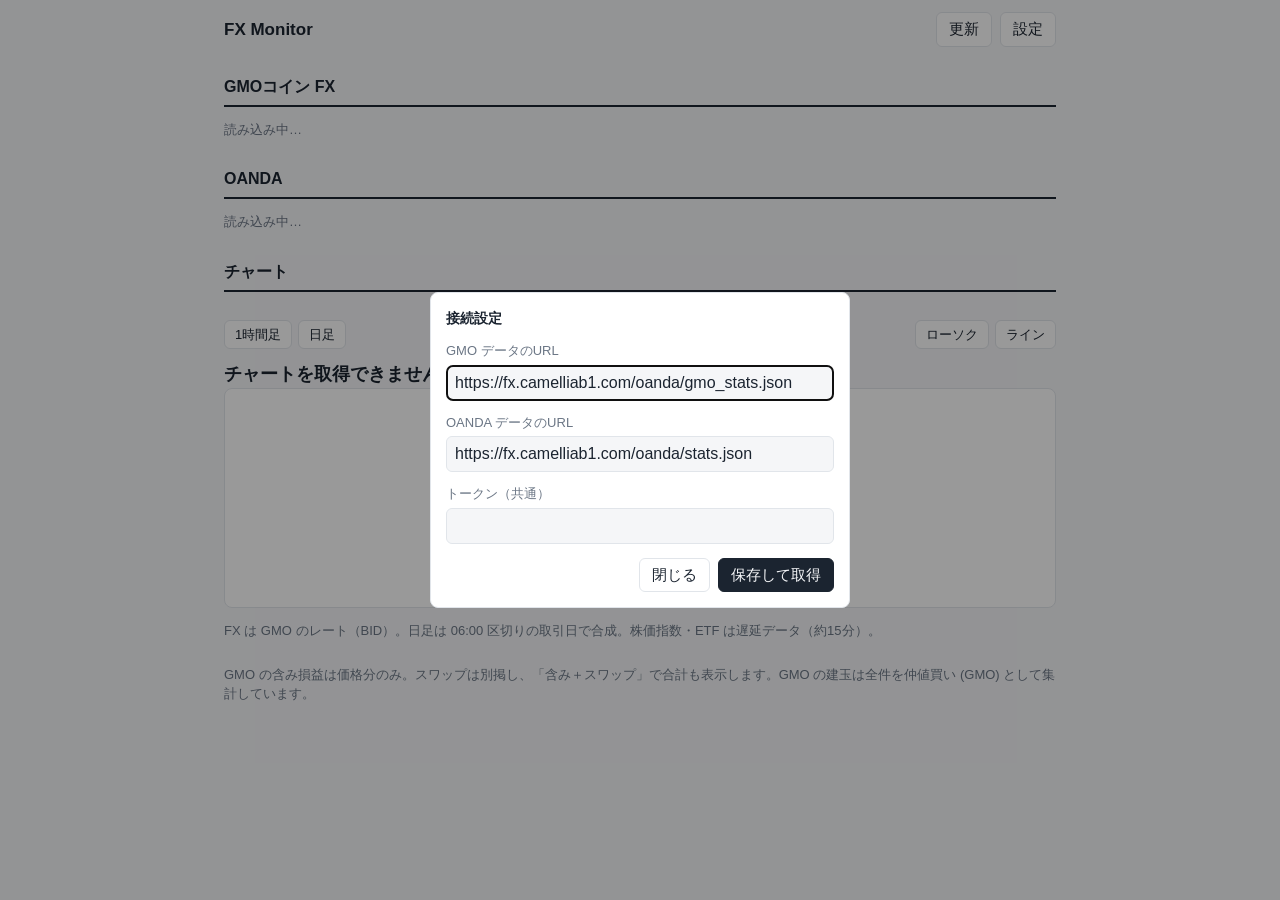
<file: GMO/index.html>
<!doctype html>
<html lang="ja">
<head>
<meta charset="utf-8">
<meta name="viewport" content="width=device-width,initial-scale=1,viewport-fit=cover">
<title>FX Monitor</title>
<meta name="theme-color" content="#1b2430">
<style>
:root{--bg:#f5f6f8;--sf:#fff;--ink:#1b2430;--mute:#6b7685;--line:#e1e5ea;--gain:#1f6fd1;--loss:#d4432b;--b:#e08a00}
@media(prefers-color-scheme:dark){:root{--bg:#12161c;--sf:#1a2028;--ink:#e8ecf1;--mute:#8f9aa8;--line:#2a323c;--gain:#5aa2f5;--loss:#ff7a5c;--b:#f0a431}}
*{box-sizing:border-box}
body{margin:0;background:var(--bg);color:var(--ink);font:15px/1.5 -apple-system,"Hiragino Kaku Gothic ProN","Noto Sans JP",Meiryo,sans-serif;font-variant-numeric:tabular-nums;padding:env(safe-area-inset-top) env(safe-area-inset-right) env(safe-area-inset-bottom) env(safe-area-inset-left)}
main,header{max-width:860px;margin:0 auto;padding-left:14px;padding-right:14px}
header{display:flex;align-items:center;gap:8px;padding-top:12px}
header h1{font-size:17px;margin:0;flex:1}
button{font:inherit;color:var(--ink);background:var(--sf);border:1px solid var(--line);border-radius:6px;padding:5px 12px}
.m{color:var(--mute);font-size:13px}
.g{color:var(--gain)}.l{color:var(--loss)}.w{color:var(--b)}
.al{padding:8px 12px;border-radius:6px;font-size:14px;font-weight:700;background:var(--sf);border:1px solid var(--line);margin-top:6px}
.al.warn{color:var(--b);border-color:var(--b)}.al.bad{color:var(--loss);border-color:var(--loss)}
main{padding-bottom:40px}
h2{font-size:14px;margin:22px 0 4px}
h2.brk{font-size:16px;margin:28px 0 0;padding-bottom:6px;border-bottom:2px solid var(--ink);display:flex;justify-content:space-between;align-items:baseline}
h2.brk .m{font-weight:400}
.kpi{display:grid;grid-template-columns:repeat(auto-fit,minmax(110px,1fr));gap:12px 16px;margin:16px 0}
.kpi span{display:block;color:var(--mute);font-size:12px}
.kpi b{font-size:19px;overflow-wrap:anywhere}
.big{font-size:22px}
.r{display:flex;justify-content:space-between;align-items:baseline;gap:10px;padding:7px 0;border-bottom:1px solid var(--line)}
.r>span:first-child{flex:1}
.pos{margin-top:8px;border-top:2px solid var(--ink)}
.pos .top{border-bottom:0}
.nm{font-size:18px}
.sub{padding-left:14px;font-size:14px}
table{width:100%;border-collapse:collapse;margin-top:8px}
th,td{padding:7px 0;border-bottom:1px solid var(--line);text-align:right}
th:first-child,td:first-child{text-align:left}
th{font-weight:600;font-size:13px}
.wrap{overflow-x:auto}.wrap td,.wrap th{white-space:nowrap;padding-left:8px}
.err{color:var(--loss);font-size:13px;margin-top:10px}
dialog{border:1px solid var(--line);border-radius:8px;background:var(--sf);color:var(--ink);width:min(92vw,420px)}
dialog::backdrop{background:#0006}
dialog label{display:block;margin:12px 0;font-size:13px;color:var(--mute)}
dialog input{display:block;width:100%;margin-top:4px;padding:8px;font-size:16px;color:var(--ink);background:var(--bg);border:1px solid var(--line);border-radius:6px}
.pri{background:var(--ink);color:var(--bg);border-color:var(--ink)}
.chips{display:flex;flex-wrap:wrap;gap:6px;margin:10px 0 4px}
.chip{font-size:13px;padding:4px 10px;border-radius:999px}
.chip.on{background:var(--ink);color:var(--bg);border-color:var(--ink)}
.tf{display:flex;gap:6px;margin:8px 0}
.tf button{font-size:13px;padding:4px 10px}
.tf button.on{background:var(--ink);color:var(--bg);border-color:var(--ink)}
#cv{width:100%;height:220px;display:block;background:var(--sf);border:1px solid var(--line);border-radius:8px}
.chead{display:flex;justify-content:space-between;align-items:baseline;margin-top:12px}
.chead .nm{font-size:18px;font-weight:700}
</style>
</head>
<body>
<header>
  <h1>FX Monitor</h1>
  <button id="rf" aria-label="更新">更新</button>
  <button id="st" aria-label="設定">設定</button>
</header>
<main>
  <section id="sum"></section>
  <h2 class="brk">GMOコイン FX <span class="m" id="updG"></span></h2>
  <div id="acctG"></div>
  <section id="posG"><p class="m">読み込み中…</p></section>
  <h2 class="brk">OANDA <span class="m" id="updO"></span></h2>
  <div id="acctO"></div>
  <section id="posO"><p class="m">読み込み中…</p></section>
  <h2 class="brk">チャート <span class="m" id="updC"></span></h2>
  <section id="chart">
    <div class="chips" id="chipsFx"></div>
    <div class="chips" id="chipsEq"></div>
    <div class="tf" id="tfBox">
      <button id="tfI">1時間足</button><button id="tfD">日足</button>
      <span style="flex:1"></span>
      <button id="ctC">ローソク</button><button id="ctL">ライン</button>
    </div>
    <div class="chead"><span class="nm" id="cName">—</span><span id="cLast"></span></div>
    <canvas id="cv"></canvas>
    <p class="m" id="cNote">FX は GMO のレート（BID）。日足は 06:00 区切りの取引日で合成。株価指数・ETF は遅延データ（約15分）。</p>
  </section>
  <p class="m" style="margin-top:24px">GMO の含み損益は価格分のみ。スワップは別掲し、「含み＋スワップ」で合計も表示します。GMO の建玉は全件を仲値買い (GMO) として集計しています。</p>
</main>
<dialog id="dlg">
  <h2 style="margin-top:0">接続設定</h2>
  <label>GMO データのURL<input id="ug" autocapitalize="off" autocorrect="off"></label>
  <label>OANDA データのURL<input id="uo" autocapitalize="off" autocorrect="off"></label>
  <label>トークン（共通）<input id="t" type="password" autocomplete="off"></label>
  <div style="display:flex;gap:8px;justify-content:flex-end;margin-top:14px">
    <button id="no">閉じる</button><button id="ok" class="pri">保存して取得</button>
  </div>
</dialog>
<script>
const $=s=>document.querySelector(s), LS=localStorage;
let G=null, O=null;
const DEF_G='https://fx.camelliab1.com/oanda/gmo_stats.json';
const DEF_O='https://fx.camelliab1.com/oanda/stats.json';
const num=(v,d=0)=>v==null?'—':Number(v).toLocaleString('ja-JP',{minimumFractionDigits:d,maximumFractionDigits:d});
const yen=v=>v==null?'—':num(v,Math.abs(v)<100&&v%1?2:0);
const sgn=v=>v==null?'—':(v>0?'+':'')+yen(v);
const cls=v=>v>0?'g':v<0?'l':'';
const MR_WARN=500, MR_BAD=300;
const mrCls=r=>r==null?'':r<MR_BAD?'l':r<MR_WARN?'w':'';
function cfg(){
  return {
    gUrl: LS.getItem('gmo_fx_url')||DEF_G,
    oUrl: LS.getItem('fx_oanda_url')||DEF_O,
    tok:  LS.getItem('gmo_fx_tok')||LS.getItem('fx_tok')||''
  };
}
function fmtT(iso){
  if(!iso)return '—';
  const d=new Date(iso);
  return d.toLocaleString('ja-JP',{month:'numeric',day:'numeric',hour:'2-digit',minute:'2-digit'});
}
function updLine(el,iso){
  if(!iso){el.textContent='';return;}
  const t=new Date(iso);
  el.textContent=fmtT(iso)+' 更新';
  el.className='m '+((Date.now()-t>30*60e3)?'l':'');
}
function alertHtml(a){
  const r=a&&a.margin_ratio;
  if(r==null||r>=MR_WARN)return '';
  return `<div class="al ${r<MR_BAD?'bad':'warn'}">維持率 ${num(r)}%　${r<MR_BAD?'要対応（'+MR_BAD+'%未満）':'新規停止ライン（'+MR_WARN+'%）を下回っています'}</div>`;
}
/* ---- 合計 ---- */
function rSum(){
  if(!G||!O){$('#sum').innerHTML='';return;}
  const nav=(G.account.nav||0)+(O.account.nav||0);
  const un=(G.positions.total.unrealized||0)+(O.positions.total.unrealized||0);
  $('#sum').innerHTML=`<div class="kpi">`+
    `<div><span>純資産（合計）</span><b>${yen(nav)}</b></div>`+
    `<div><span>含み損益（合計・GMOは価格分）</span><b class="${cls(un)}">${sgn(un)}</b></div></div>`;
}
/* ---- GMO ---- */
function rG(){
  if(!G)return;
  updLine($('#updG'),G.generated_at);
  $('#acctG').innerHTML=alertHtml(G.account);
  const p=G.positions, t=p.total, a=G.account||{};
  let h=`<div class="kpi">`+
    `<div><span>含み損益（価格）</span><b class="big ${cls(t.unrealized)}">${sgn(t.unrealized)}</b></div>`+
    `<div><span>スワップ</span><b class="${cls(t.swap)}">${sgn(t.swap)}</b></div>`+
    `<div><span>含み＋スワップ</span><b class="${cls(t.unrealized_with_swap)}">${sgn(t.unrealized_with_swap)}</b></div>`+
    `<div><span>保有</span><b>${t.n}件</b></div>`+
    `<div><span>維持率</span><b class="big ${mrCls(a.margin_ratio)}">${a.margin_ratio==null?'—':num(a.margin_ratio)+'%'}</b></div>`+
    `<div><span>純資産</span><b>${yen(a.nav)}</b></div>`+
    `<div><span>残高</span><b>${yen(a.balance)}</b></div>`+
    `<div><span>必要証拠金</span><b>${yen(a.margin_used)}</b></div>`+
    `<div><span>取引余力</span><b>${yen(a.available)}</b></div></div>`;
  if(G.errors&&G.errors.length)h+=`<p class="err">取得エラー: ${G.errors.join(' / ')}</p>`;
  if(G.history)h+=`<p class="m">約定の蓄積: 累計 ${num(G.history.executions_total)}件（決済 ${num(G.history.closed_total)}件）</p>`;
  const bt=Object.entries(p.by_tag||{});
  if(bt.length){
    h+='<h2>手法別</h2>'+bt.map(([k,v])=>
      `<div class="r"><span>${v.label||k}</span><span class="m">${v.n}件</span><b class="${cls(v.unrealized)}">${sgn(v.unrealized)}</b></div>`).join('');
  }
  h+='<h2>通貨ペア別（含み損が大きい順）</h2>';
  if(!p.by_instrument.length)h+='<p class="m">保有ポジションはありません</p>';
  h+=[...p.by_instrument].sort((x,y)=>x.unrealized-y.unrealized).map(r=>
    `<div class="pos"><div class="r top"><span><b class="nm">${r.instrument.replace('_','/')}</b> <span class="m">${r.side==='long'?'買':'売'} ${r.n}件・${num(r.units)}通貨・平均${r.avg_price}</span></span><b class="big ${cls(r.unrealized)}">${sgn(r.unrealized)}</b></div>`+
    `<div class="r sub"><span>スワップ</span><b class="${cls(r.swap)}">${sgn(r.swap)}</b></div></div>`).join('');
  if(p.detail&&p.detail.length){
    h+='<h2>建玉明細</h2><div class="wrap"><table><tr><th>通貨ペア</th><th>売買</th><th>数量</th><th>建値</th><th>含み損益</th><th>スワップ</th><th>建てた時刻</th><th>建玉ID</th></tr>'+
      [...p.detail].sort((x,y)=>String(x.open_time||'').localeCompare(String(y.open_time||''))).map(d=>
      `<tr><td>${d.instrument.replace('_','/')}</td><td>${d.side==='long'?'買':'売'}</td><td>${num(d.units)}</td><td>${d.price}</td><td class="${cls(d.unrealized)}">${sgn(d.unrealized)}</td><td class="${cls(d.swap)}">${sgn(d.swap)}</td><td>${fmtT(d.open_time)}</td><td>${d.position_id}</td></tr>`).join('')+'</table></div>';
  }
  const po=G.pending_orders||[];
  if(po.length)h+='<h2>未約定注文</h2><div class="wrap"><table><tr><th>通貨ペア</th><th>種類</th><th>売買</th><th>数量</th><th>価格</th><th>状態</th><th>タグ</th></tr>'+po.map(o=>`<tr><td>${(o.instrument||'').replace('_','/')}</td><td>${o.type||'-'}</td><td>${+o.units>0?'買':'売'}</td><td>${num(Math.abs(o.units))}</td><td>${o.price??'-'}</td><td>${o.status||'-'}</td><td>${o.tag||'-'}</td></tr>`).join('')+'</table></div>';
  $('#posG').innerHTML=h;
}
/* ---- OANDA（TEST_NAKANE_BUY は NAKANE_BUY に統合して表示） ---- */
const M_SRC='TEST_NAKANE_BUY', M_DST='NAKANE_BUY', M_LABEL='仲値買い';
const nz=v=>(v==null||!isFinite(v))?0:v;
function mergeTag(o){
  const t=o&&o[M_SRC]; if(!t)return;
  if(o[M_DST]){const d=o[M_DST];['n','units','unrealized'].forEach(f=>{if(t[f]!=null)d[f]=nz(d[f])+t[f];});}
  else o[M_DST]=t;
  if(o[M_DST].label)o[M_DST].label=M_LABEL;
  delete o[M_SRC];
}
function rO(){
  if(!O)return;
  updLine($('#updO'),O.generated_at);
  $('#acctO').innerHTML=alertHtml(O.account);
  const p=O.positions, t=p.total, a=O.account||{};
  const lab=k=>(p.by_tag[k]||{}).label||k;
  let h=`<div class="kpi">`+
    `<div><span>含み損益（合計）</span><b class="big ${cls(t.unrealized)}">${sgn(t.unrealized)}</b></div>`+
    `<div><span>保有</span><b>${t.n}件</b></div>`+
    `<div><span>維持率</span><b class="big ${mrCls(a.margin_ratio)}">${a.margin_ratio==null?'—':num(a.margin_ratio)+'%'}</b></div>`+
    `<div><span>純資産</span><b>${yen(a.nav)}</b></div>`+
    `<div><span>必要証拠金</span><b>${yen(a.margin_used)}</b></div></div>`;
  const bt=Object.entries(p.by_tag||{});
  if(bt.length){
    h+='<h2>手法別</h2>'+bt.map(([k,v])=>
      `<div class="r"><span>${v.label||k}</span><span class="m">${v.n}件</span><b class="${cls(v.unrealized)}">${sgn(v.unrealized)}</b></div>`).join('');
  }
  h+='<h2>通貨ペア別（含み損が大きい順）</h2>';
  if(!p.by_instrument.length)h+='<p class="m">保有ポジションはありません</p>';
  h+=[...p.by_instrument].sort((x,y)=>x.unrealized-y.unrealized).map(r=>
    `<div class="pos"><div class="r top"><span><b class="nm">${r.instrument.replace('_','/')}</b> <span class="m">${r.side==='long'?'買':'売'} ${r.n}件・${num(r.units)}通貨・平均${r.avg_price}</span></span><b class="big ${cls(r.unrealized)}">${sgn(r.unrealized)}</b></div>`+
    Object.entries(r.by_tag||{}).map(([k,v])=>`<div class="r sub"><span>${lab(k)}</span><span class="m">${v.n}件・${num(v.units)}通貨</span><b class="${cls(v.unrealized)}">${sgn(v.unrealized)}</b></div>`).join('')+'</div>').join('');
  $('#posO').innerHTML=h;
}
/* ---- 取得 ---- */
async function fetchOne(url,tok){
  const r=await fetch(url,{headers:{Authorization:'Bearer '+tok},cache:'no-store'});
  if(r.status===401)throw new Error('トークンが違います');
  if(!r.ok)throw new Error('HTTP '+r.status);
  return r.json();
}
async function load(){
  const c=cfg();
  if(!c.tok){openDlg();return;}
  const jobs=[
    fetchOne(c.gUrl,c.tok).then(d=>{if(d.account&&d.account.margin_ratio>1e12)d.account.margin_ratio=null;G=d;rG();})
      .catch(e=>{$('#posG').innerHTML=`<p class="err">GMO の取得に失敗しました（${e.message}）</p>`;}),
    fetchOne(c.oUrl,c.tok).then(d=>{
        const p=d.positions;
        if(p){mergeTag(p.by_tag);(p.by_instrument||[]).forEach(r=>mergeTag(r.by_tag));}
        O=d;rO();
      })
      .catch(e=>{$('#posO').innerHTML=`<p class="err">OANDA の取得に失敗しました（${e.message}）</p>`;})
  ];
  await Promise.all(jobs);
  rSum();
}
function openDlg(){
  const c=cfg();
  $('#ug').value=c.gUrl; $('#uo').value=c.oUrl; $('#t').value=LS.getItem('gmo_fx_tok')||'';
  $('#dlg').showModal();
}
/* ---- チャート ---- */
const CHARTS_URL='https://fx.camelliab1.com/public/charts.json';
let CH=null, chSel={kind:'fx',key:'USD_JPY',tf:'intra'};
let chType=LS.getItem('fx_chart_type')||'candle';
const cssv=n=>getComputedStyle(document.documentElement).getPropertyValue(n).trim();
const ohlc=r=>r.length>=5?{o:r[1],h:r[2],l:r[3],c:r[4]}:{o:r[1],h:r[1],l:r[1],c:r[1]}; // 旧形式 [date, close] にも対応
function chSeries(){
  if(!CH)return null;
  if(chSel.kind==='fx'){
    const d=(CH.fx||{})[chSel.key]; if(!d)return null;
    if(chSel.tf==='intra')return {label:d.label,last:d.last,chg:d.chg_pct,pts:(d.intraday||[]).map(r=>{const t=new Date(r[0]);return {lab:(t.getMonth()+1)+'/'+t.getDate()+' '+String(t.getHours()).padStart(2,'0')+':00',...ohlc(r)};})};
    return {label:d.label,last:d.last,chg:d.chg_pct,pts:(d.daily||[]).map(r=>({lab:String(r[0]).slice(5),...ohlc(r)}))};
  }
  const d=(CH.eq||{})[chSel.key]; if(!d)return null;
  return {label:d.label,last:d.last,chg:d.chg_pct,pts:(d.daily||[]).map(r=>({lab:String(r[0]).slice(5),...ohlc(r)}))};
}
function drawChart(){
  const cv=$('#cv'); if(!cv||!cv.getContext)return;
  const s=chSeries();
  const dpr=window.devicePixelRatio||1, W=cv.clientWidth, H=cv.clientHeight;
  if(!W||!H)return;
  cv.width=W*dpr; cv.height=H*dpr;
  const x=cv.getContext('2d'); x.scale(dpr,dpr); x.clearRect(0,0,W,H);
  if(!s||s.pts.length<2){$('#cName').textContent='データがありません';$('#cLast').textContent='';return;}
  $('#cName').textContent=s.label;
  $('#cLast').innerHTML=`<b class="big">${num(s.last, s.last&&Math.abs(s.last)<10?3:2)}</b> <span class="${cls(s.chg)}">${s.chg==null?'':(s.chg>0?'+':'')+s.chg+'%'}</span>`;
  const pts=s.pts;
  let mn=Math.min(...pts.map(p=>chType==='candle'?p.l:p.c)), mx=Math.max(...pts.map(p=>chType==='candle'?p.h:p.c));
  const pad=(mx-mn)*0.08||1; mn-=pad; mx+=pad;
  const L=6,R=6,T=16,B=18, iw=W-L-R, ih=H-T-B, n=pts.length;
  const X=i=>L+iw*(n===1?0.5:i/(n-1)), Y=v=>T+ih*(1-(v-mn)/(mx-mn));
  x.strokeStyle=cssv('--line'); x.fillStyle=cssv('--mute'); x.font='11px sans-serif'; x.lineWidth=1;
  for(let i=0;i<=2;i++){const v=mn+(mx-mn)*i/2, y=Y(v); x.beginPath(); x.moveTo(L,y); x.lineTo(W-R,y); x.stroke(); x.fillText(num(v,Math.abs(v)<10?3:2),L,y-3);}
  x.fillText(pts[0].lab,L,H-4);
  const lastLab=pts[n-1].lab;
  x.fillText(lastLab,W-R-x.measureText(lastLab).width,H-4);
  if(chType==='candle'){
    const bw=Math.max(1,Math.min(11,iw/n*0.62)), gcol=cssv('--gain'), lcol=cssv('--loss');
    pts.forEach((p,i)=>{
      const col=p.c>=p.o?gcol:lcol, cx=X(i);
      x.strokeStyle=col; x.fillStyle=col; x.lineWidth=1;
      x.beginPath(); x.moveTo(cx,Y(p.h)); x.lineTo(cx,Y(p.l)); x.stroke();
      const y1=Y(Math.max(p.o,p.c)), y2=Y(Math.min(p.o,p.c));
      x.fillRect(cx-bw/2, y1, bw, Math.max(1,y2-y1));
    });
  }else{
    const vs=pts.map(p=>p.c), up=vs[n-1]>=vs[0];
    x.strokeStyle=up?cssv('--gain'):cssv('--loss'); x.lineWidth=1.6; x.beginPath();
    vs.forEach((v,i)=>{i?x.lineTo(X(i),Y(v)):x.moveTo(X(i),Y(v));});
    x.stroke();
    x.fillStyle=x.strokeStyle; x.beginPath(); x.arc(X(n-1),Y(vs[n-1]),2.6,0,7); x.fill();
  }
}
function renderChips(){
  const mk=(box,entries,kind)=>{box.innerHTML=entries.map(([k,v])=>
    `<button class="chip ${chSel.kind===kind&&chSel.key===k?'on':''}" data-kind="${kind}" data-key="${k}">${v.label||k}</button>`).join('');};
  if(!CH)return;
  mk($('#chipsFx'),Object.entries(CH.fx||{}),'fx');
  mk($('#chipsEq'),Object.entries(CH.eq||{}),'eq');
  document.querySelectorAll('.chip').forEach(b=>b.onclick=()=>{chSel.kind=b.dataset.kind;chSel.key=b.dataset.key;renderChips();drawChart();});
  $('#tfI').className=chSel.tf==='intra'?'on':'';
  $('#tfD').className=chSel.tf==='daily'?'on':'';
  $('#tfI').style.display=chSel.kind==='fx'?'':'none';
  $('#tfD').style.display=chSel.kind==='fx'?'':'none';
  $('#ctC').className=chType==='candle'?'on':'';
  $('#ctL').className=chType==='line'?'on':'';
}
$('#tfI').onclick=()=>{chSel.tf='intra';renderChips();drawChart();};
$('#tfD').onclick=()=>{chSel.tf='daily';renderChips();drawChart();};
$('#ctC').onclick=()=>{chType='candle';LS.setItem('fx_chart_type',chType);renderChips();drawChart();};
$('#ctL').onclick=()=>{chType='line';LS.setItem('fx_chart_type',chType);renderChips();drawChart();};
async function loadCharts(){
  try{
    const r=await fetch(CHARTS_URL,{cache:'no-store'});
    if(!r.ok)throw new Error('HTTP '+r.status);
    CH=await r.json();
    updLine($('#updC'),CH.generated_at);
    renderChips(); drawChart();
  }catch(e){
    $('#cName').textContent='チャートを取得できませんでした（'+e.message+'）';
  }
}
window.addEventListener('resize',()=>drawChart());
$('#rf').onclick=()=>{load();loadCharts();};
$('#st').onclick=openDlg;
$('#no').onclick=()=>$('#dlg').close();
$('#ok').onclick=()=>{
  LS.setItem('gmo_fx_url',$('#ug').value.trim()||DEF_G);
  LS.setItem('fx_oanda_url',$('#uo').value.trim()||DEF_O);
  LS.setItem('gmo_fx_tok',$('#t').value.trim());
  $('#dlg').close(); load();
};
document.addEventListener('visibilitychange',()=>{if(!document.hidden){load();loadCharts();}});
setInterval(()=>{if(!document.hidden){load();loadCharts();}},5*60e3);
load();
loadCharts();
</script>
</body>
</html>
</file>
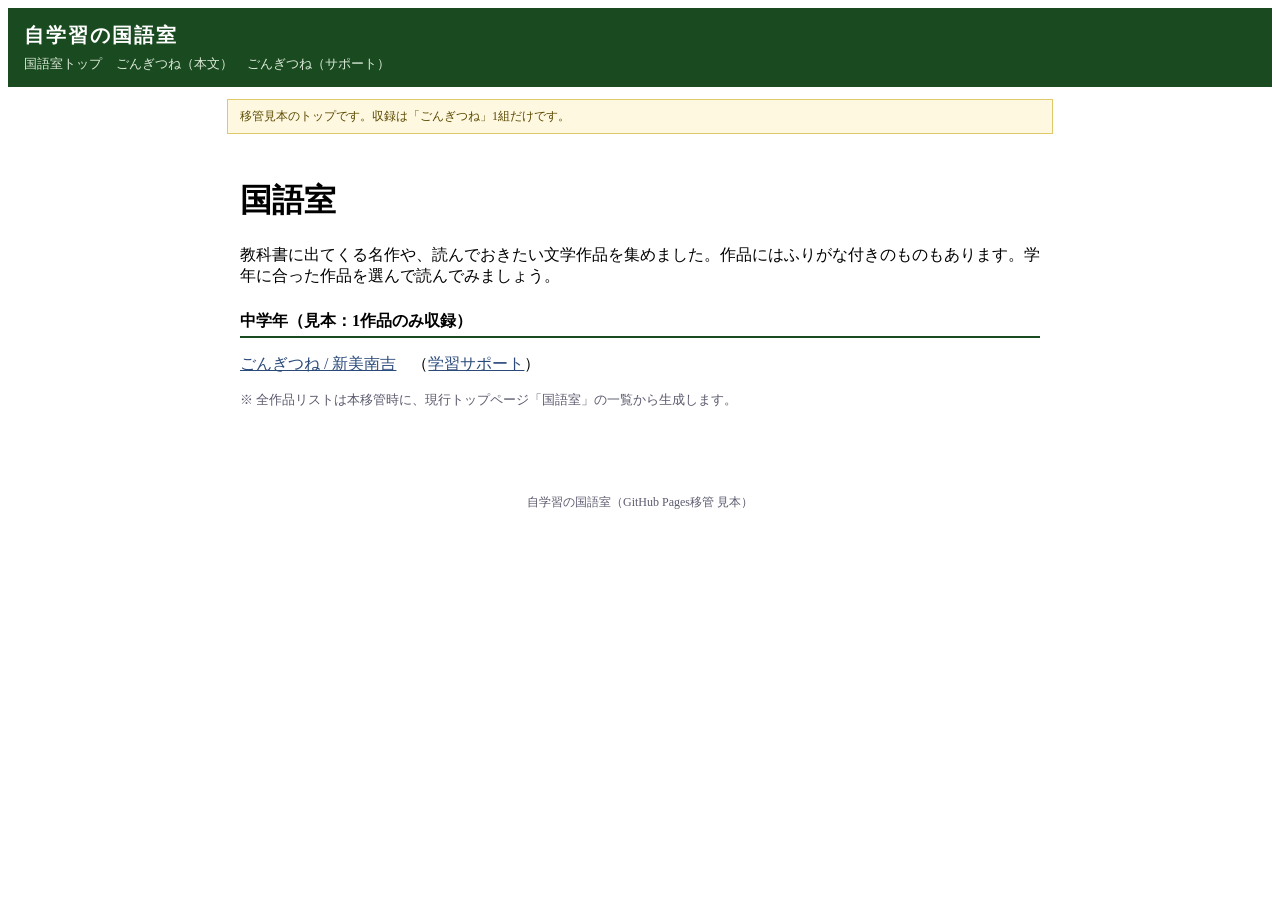
<file: jigakushu-sample/index.html>
<!DOCTYPE html>
<html lang="ja">
<head>
<meta charset="utf-8">
<meta name="viewport" content="width=device-width, initial-scale=1">
<title>国語室 | 自学習の国語室</title>
<link rel="stylesheet" href="assets/css/site.css">
</head>
<body>
<header class="site-header">
  <div class="site-title"><a href="index.html">自学習の国語室</a></div>
  <nav class="site-nav"><a href="index.html">国語室トップ</a><a href="works/gongitsune.html">ごんぎつね（本文）</a><a href="support/gongitsune.html">ごんぎつね（サポート）</a></nav>
</header>
<div class="sample-note">移管見本のトップです。収録は「ごんぎつね」1組だけです。</div>
<main>
<div class="index-main">
<h1>国語室</h1>
<p>教科書に出てくる名作や、読んでおきたい文学作品を集めました。作品にはふりがな付きのものもあります。学年に合った作品を選んで読んでみましょう。</p>
<h2>中学年（見本：1作品のみ収録）</h2>
<ul>
<li><a href="works/gongitsune.html">ごんぎつね / 新美南吉</a>　（<a href="support/gongitsune.html">学習サポート</a>）</li>
</ul>
<p style="font-size:13px;color:#5a5a6e">※ 全作品リストは本移管時に、現行トップページ「国語室」の一覧から生成します。</p>
</div>
</main>
<footer class="site-footer">自学習の国語室（GitHub Pages移管 見本）</footer>
</body>
</html>
</file>
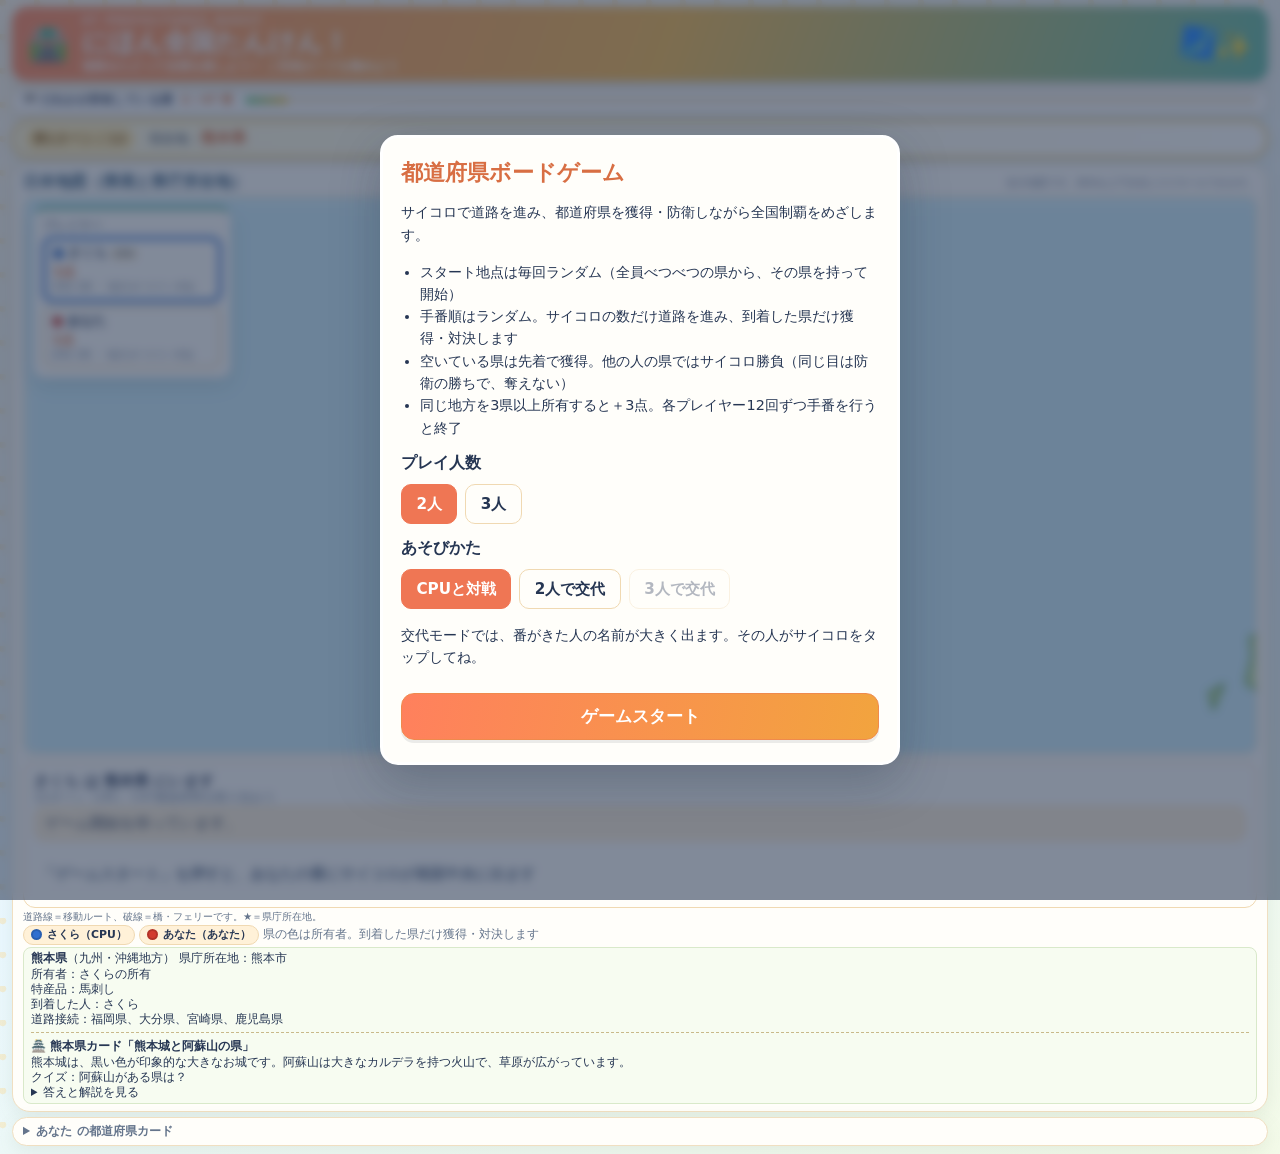
<file: game/todofuken-board/index.html>
<!doctype html>
<html lang="ja">
  <head>
    <meta charset="utf-8" />
    <meta name="viewport" content="width=device-width, initial-scale=1, viewport-fit=cover" />
    <meta name="color-scheme" content="light" />
    <link rel="icon" href="data:," />
    <title>都道府県ボードゲーム</title>
    <style>
      :root {
        --bg: #eef4ea;
        --panel: #ffffff;
        --panel-2: #f6f8f2;
        --ink: #22301f;
        --ink-soft: #5a6b57;
        --line: #d5dfcd;
        --accent: #2e7d46;
        --accent-ink: #ffffff;
        --gold: #c98a12;
        --danger: #c0392b;
        --tile-bg: #ffffff;
        --tile-ink: #26332a;
        --center-bg: #fdfdf6;
        --sea: #dcecf5;
        --sea-ink: #7fa3ba;
        --land: #d3e4b4;
        --land-line: #8cab68;
        --map-chip: #ffffff;
        --shadow: 0 2px 10px rgba(34, 48, 31, 0.12);
        --radius: 14px;
      }
      
      * { box-sizing: border-box; }
      html, body { margin: 0; padding: 0; }
      body {
        font-family: "Hiragino Maru Gothic ProN", "Hiragino Sans", "Yu Gothic UI", "Yu Gothic", "Noto Sans JP", system-ui, -apple-system, "Segoe UI", sans-serif;
        background: var(--bg);
        color: var(--ink);
        -webkit-text-size-adjust: 100%;
      }
      button {
        font-family: inherit;
        touch-action: manipulation;
        -webkit-tap-highlight-color: transparent;
        min-height: 2.5rem;
        border-radius: 10px;
        border: 1px solid var(--line);
        background: var(--panel);
        color: var(--ink);
        font-weight: 700;
        font-size: 0.95rem;
        padding: 0.45rem 0.9rem;
        cursor: pointer;
      }
      button:active { transform: translateY(1px); }
      button.primary {
        background: var(--accent);
        border-color: var(--accent);
        color: var(--accent-ink);
        font-size: 1.05rem;
      }
      button.gold {
        background: var(--gold);
        border-color: var(--gold);
        color: #fff;
      }
      button:disabled { opacity: 0.45; cursor: default; }
      button:disabled:active { transform: none; }

      .wrap { max-width: 1180px; margin: 0 auto; padding: 10px 10px 28px; }

      /* ---------- status strip ---------- */
      .status {
        display: grid;
        grid-template-columns: repeat(4, 1fr);
        gap: 6px;
        margin-bottom: 8px;
      }
      @media (max-width: 560px) {
        .status { grid-template-columns: repeat(2, 1fr); }
      }
      .pcard {
        background: var(--panel);
        border: 2px solid var(--line);
        border-radius: var(--radius);
        padding: 6px 8px;
        box-shadow: var(--shadow);
        min-width: 0;
      }
      .pcard.turn { border-color: var(--pc, var(--accent)); }
      .pcard .pname {
        display: flex; align-items: center; gap: 4px;
        font-weight: 800; font-size: 0.76rem;
        white-space: nowrap; overflow: hidden; text-overflow: ellipsis;
      }
      .pdot { width: 11px; height: 11px; border-radius: 50%; background: var(--pc); flex: none; border: 2px solid rgba(0,0,0,0.15); }
      .pcard .pmoney { font-size: 0.88rem; font-weight: 800; margin-top: 1px; white-space: nowrap; }
      .pcard .pmoney.neg { color: var(--danger); }
      .cpu-tag { font-size: 0.55rem; background: var(--panel-2); border: 1px solid var(--line); border-radius: 5px; padding: 0 2px; color: var(--ink-soft); flex: none; }
      .pcard .psub { font-size: 0.66rem; color: var(--ink-soft); line-height: 1.3; }
      .dest-banner {
        display: flex; flex-wrap: wrap; gap: 4px 14px; align-items: baseline;
        background: var(--panel);
        border: 2px dashed var(--gold);
        border-radius: var(--radius);
        padding: 7px 12px;
        margin-bottom: 8px;
        font-size: 0.9rem;
      }
      .dest-banner b { font-size: 1.05rem; }
      .dest-banner .db-sub { color: var(--ink-soft); font-size: 0.8rem; }
      .date-chip { font-weight: 800; color: var(--gold); }

      /* ---------- layout ---------- */
      .layout { display: grid; grid-template-columns: 1fr; gap: 10px; }
      .map-panel {
        background: var(--panel);
        border: 1px solid var(--line);
        border-radius: var(--radius);
        box-shadow: var(--shadow);
        padding: 10px 12px 12px;
        margin-bottom: 10px;
      }

      /* ---------- board ---------- */
      .board {
        display: grid;
        grid-template-columns: repeat(13, 1fr);
        grid-template-rows: repeat(13, 1fr);
        aspect-ratio: 1 / 1;
        width: 100%;
        max-width: 660px;
        margin: 0 auto;
        gap: 2px;
        background: var(--panel-2);
        border: 2px solid var(--line);
        border-radius: 18px;
        padding: 5px;
        box-shadow: var(--shadow);
      }
      .tile {
        background: var(--tile-bg);
        color: var(--tile-ink);
        border-radius: 6px;
        overflow: hidden;
        display: flex; flex-direction: column;
        position: relative;
        border: 1px solid var(--line);
        min-width: 0;
      }
      .tile .band { height: 22%; min-height: 4px; flex: none; }
      .tile .tname {
        font-weight: 800; text-align: center; line-height: 1.05;
        font-size: clamp(7px, 1.85vw, 12px);
        padding: 1px 0 0;
        white-space: nowrap;
      }
      .tile .tprice {
        text-align: center; color: var(--ink-soft);
        font-size: clamp(6px, 1.5vw, 10px); line-height: 1.1;
        white-space: nowrap;
      }
      .tile .tstars { text-align: center; font-size: clamp(6px, 1.5vw, 10px); color: var(--gold); line-height: 1; min-height: 0.6em; }
      .tile.dest { outline: 3px solid var(--gold); outline-offset: -1px; z-index: 2; }
      .tile.dest::after {
        content: "目的地";
        position: absolute; top: 24%; left: 50%; transform: translateX(-50%);
        background: var(--gold); color: #fff; font-weight: 800;
        font-size: clamp(6px, 1.6vw, 10px);
        padding: 0 4px; border-radius: 6px; white-space: nowrap;
      }
      .tile.start-tile { background: var(--gold); color: #fff; align-items: center; justify-content: center; }
      .tile.start-tile .tname { font-size: clamp(7px, 1.7vw, 11px); }
      .tile.start-tile .tprice { font-size: clamp(6px, 1.3vw, 9px); }
      .tile.start-tile .tprice { color: rgba(255,255,255,0.9); }
      .tokens {
        margin-top: auto;
        display: flex; justify-content: center; gap: 1px;
        padding-bottom: 1px; min-height: 11px;
      }
      .token {
        width: clamp(9px, 2.6vw, 15px); height: clamp(9px, 2.6vw, 15px);
        border-radius: 50%;
        border: 2px solid #fff;
        box-shadow: 0 1px 3px rgba(0,0,0,0.35);
        display: flex; align-items: center; justify-content: center;
        color: #fff; font-weight: 800;
        font-size: clamp(6px, 1.6vw, 9px);
        transition: transform 0.12s;
      }
      .token.hop { transform: translateY(-4px) scale(1.15); }

      .center {
        grid-column: 2 / 13;
        grid-row: 2 / 13;
        background: var(--center-bg);
        border: 1px solid var(--line);
        border-radius: 12px;
        padding: 10px 12px;
        display: flex; flex-direction: column;
        overflow-y: auto;
        overflow-x: hidden;
        -webkit-overflow-scrolling: touch;
      }
      .center h2 { margin: 0 0 2px; font-size: clamp(0.95rem, 3.4vw, 1.3rem); }
      .center .csub { color: var(--ink-soft); font-size: clamp(0.7rem, 2.6vw, 0.85rem); margin-bottom: 6px; }
      .dice-row { display: flex; align-items: center; gap: 12px; margin: 4px 0 8px; }
      .dice {
        width: clamp(52px, 14vw, 72px); height: clamp(52px, 14vw, 72px);
        flex: none;
        background: var(--panel);
        border: 3px solid var(--ink);
        border-radius: 14px;
        display: flex; align-items: center; justify-content: center;
        box-shadow: var(--shadow);
        user-select: none;
      }
      .dice-pips {
        display: grid;
        grid-template-columns: repeat(3, 1fr);
        grid-template-rows: repeat(3, 1fr);
        width: 72%; height: 72%;
      }
      .pip { width: 80%; height: 80%; margin: auto; border-radius: 50%; }
      .pip.on { background: var(--ink); }
      .pip.one { background: var(--danger); transform: scale(1.55); }
      .dice.rolling { animation: shake 0.5s ease-in-out; }
      @keyframes shake {
        0%, 100% { transform: rotate(0deg); }
        20% { transform: rotate(-14deg) translateY(-4px); }
        40% { transform: rotate(11deg); }
        60% { transform: rotate(-8deg) translateY(-3px); }
        80% { transform: rotate(6deg); }
      }
      @media (prefers-reduced-motion: reduce) {
        .dice.rolling { animation: none; }
        .token { transition: none; }
      }
      .dice-note { font-size: clamp(0.75rem, 2.8vw, 0.95rem); font-weight: 700; }
      .msg {
        background: var(--panel-2);
        border: 1px solid var(--line);
        border-radius: 10px;
        padding: 7px 10px;
        font-size: clamp(0.78rem, 2.9vw, 0.92rem);
        min-height: 2.4em;
        margin-bottom: 8px;
      }
      .actions { display: flex; flex-wrap: wrap; gap: 8px; margin-top: auto; }
      .actions button { flex: 1 1 140px; }

      /* ---------- action bar (main controls, outside the board) ---------- */
      .board-col { min-width: 0; }
      .action-bar {
        position: sticky; bottom: 8px; z-index: 30;
        background: var(--panel);
        border: 2px solid var(--accent);
        border-radius: var(--radius);
        box-shadow: var(--shadow);
        padding: 10px;
        margin-top: 10px;
      }
      .action-bar .actions { margin-top: 0; }
      .action-bar .actions button { min-height: 3.4rem; font-size: 1.08rem; }
      .action-wait {
        text-align: center; color: var(--ink-soft); font-weight: 700;
        font-size: 0.95rem; padding: 0.9rem 0.4rem;
      }
      .center .fact {
        margin-top: 8px; font-size: clamp(0.7rem, 2.6vw, 0.85rem);
        color: var(--ink-soft);
        border-top: 1px dashed var(--line); padding-top: 6px;
        overflow-y: auto;
      }
      .center .fact b { color: var(--ink); }

      /* ---------- japan map (board centre) ---------- */
      .map-head { display: flex; align-items: center; justify-content: space-between; gap: 8px; margin: 2px 0 4px; }
      .map-head .map-title { font-weight: 800; font-size: clamp(0.78rem, 2.8vw, 0.92rem); }
      .map-zoom {
        min-height: 2rem; font-size: 0.78rem; padding: 0.2rem 0.6rem; flex: none;
      }
      .japan-map {
        position: relative; flex: none;
        width: 100%; max-width: 820px; margin: 0 auto;
        aspect-ratio: 1 / 1;
        background: var(--sea);
        border: 1px solid var(--line);
        border-radius: 10px;
        overflow: hidden;
      }
      .japan-map.large { width: 2040px; height: 2040px; max-width: none; aspect-ratio: auto; margin: 0; }
      .map-scroll { width: 100%; height: 100%; overflow: auto; overscroll-behavior: contain; -webkit-overflow-scrolling: touch; border: 1px solid var(--line); border-radius: 10px; background: var(--sea); touch-action: pan-x pan-y; }
      .map-scroll .japan-map.large { border: 0; border-radius: 0; }
      .japan-map.large .road { stroke-width: 0.16; }
      .japan-map.large .road.bridge { stroke-width: 0.24; }
      .japan-map.large .road.ferry { stroke-width: 0.26; }
      .japan-map.large .prefmap path { stroke-width: 0.16; }
      .japan-map.large .prefmap path.dest-pref { stroke-width: 0.32; }
      .road-overlay{position:absolute;inset:0;width:100%;height:100%;z-index:2;pointer-events:none;overflow:visible}.road{stroke:#fff;stroke-width:.72;opacity:.9}.road.bridge{stroke:#d58b28;stroke-width:1.05;stroke-dasharray:2.2 1.5}.road.ferry{stroke:#2786b8;stroke-width:1.15;stroke-dasharray:1.2 2.2}
      .prefmap {
        position: absolute; inset: 0; width: 100%; height: 100%;
        z-index: 0; pointer-events: none;
      }
      .prefmap path {
        fill: var(--land); stroke: var(--land-line);
        stroke-width: 0.5; stroke-linejoin: round;
        transition: fill .2s ease;
      }
      .prefmap path.dest-pref {
        stroke: var(--gold); stroke-width: 1.1;
      }
      .sea-label {
        position: absolute; color: var(--sea-ink); font-weight: 700; z-index: 1;
        font-size: clamp(8px, 2.2vw, 12px); letter-spacing: 0.35em; pointer-events: none;
      }
      .japan-map.large .sea-label { font-size: 16px; letter-spacing: 0.2em; }
      .japan-map.large .north-arrow { font-size: 16px; top: 8px; left: 10px; }
      .japan-map.large .okinawa-inset .inset-label { font-size: 11px; top: 2px; left: 4px; }
      .sea-label.pacific { right: 4%; bottom: 16%; writing-mode: vertical-rl; }
      .sea-label.japansea { left: 13%; top: 30%; writing-mode: vertical-rl; }
      .north-arrow {
        position: absolute; top: 4px; left: 6px; color: var(--sea-ink); z-index: 1;
        font-size: clamp(8px, 2.2vw, 11px); font-weight: 800; pointer-events: none; line-height: 1.1; text-align: center;
      }
      .okinawa-inset {
        position: absolute; left: 1%; bottom: 1%; width: 9.5%; height: 15%; z-index: 1;
        border: 1.5px dashed var(--sea-ink); border-radius: 6px;
        background: color-mix(in srgb, var(--sea) 55%, transparent);
      }
      .okinawa-inset .prefmap { z-index: 0; }
      .okinawa-inset .inset-label {
        position: absolute; top: 1px; left: 4px; color: var(--sea-ink);
        font-size: clamp(6px, 1.8vw, 9px); font-weight: 700; pointer-events: none;
      }
      .map-pin {
        position: absolute; transform: translate(-50%, -50%);
        display: flex; align-items: center; gap: 2px;
        background: none; border: none; padding: 0; min-height: 0;
        cursor: pointer; z-index: 3; -webkit-tap-highlight-color: transparent;
      }
      .map-pin .cap-star {
        flex: none; line-height: 1;
        font-size: clamp(9px, 2.6vw, 14px);
        color: #f5a623;
        text-shadow: 0 0 2px #fff, 0 0 2px #fff, 1px 0 1px rgba(60,40,0,0.55), -1px 0 1px rgba(60,40,0,0.55), 0 1px 1px rgba(60,40,0,0.55), 0 -1px 1px rgba(60,40,0,0.55);
      }
      .japan-map.large .cap-star { font-size: 12px; }
      .map-pin .cap-lab {
        background: var(--map-chip); color: var(--ink);
        border: 1.5px solid var(--rc, var(--accent));
        border-radius: 5px; padding: 0 3px;
        font-size: clamp(6.5px, 1.9vw, 10px); font-weight: 800; line-height: 1.35;
        white-space: nowrap; text-align: left;
      }
      .map-pin .cap-lab .cap-name {
        display: none; font-weight: 600; color: var(--ink-soft); font-size: 0.88em; line-height: 1.2;
      }
      .japan-map.large .cap-lab { display: none; }
      .pref-name-label { display: none; }
      .japan-map.large .pref-name-label {
        display: block; position: absolute; z-index: 4; transform: translate(-50%, -50%);
        color: #24351f; font-size: 12px; font-weight: 800; line-height: 1.1;
        white-space: nowrap; pointer-events: none;
        text-shadow: 0 0 2px #fff, 0 0 4px #fff, 0 1px 3px #fff;
      }
      .japan-map.large .map-pin { gap: 0; }
      .map-pin.owned .cap-lab { background: var(--pc, var(--rc)); color: #fff; border-color: var(--pc, var(--rc)); }
      .map-pin.owned .cap-lab .cap-name { color: rgba(255,255,255,0.9); }
      .player-colors { display: flex; flex-wrap: wrap; gap: 6px; margin: 5px 0 2px; align-items: center; }
      .pcolor-chip { display: inline-flex; align-items: center; gap: 5px; font-size: 0.78rem; font-weight: 700; background: var(--panel-2); border: 1px solid var(--line); border-radius: 999px; padding: 3px 9px; }
      .pcolor-note { font-size: 0.72rem; color: var(--ink-soft); }
      .map-pin.flip { flex-direction: row-reverse; }
      .map-pin.flip .cap-lab { text-align: right; }
      .map-pin.dest { z-index: 6; }
      .map-pin.dest .cap-lab { border-color: var(--gold); box-shadow: 0 0 0 2px var(--gold); }
      .map-pin.dest .cap-star { color: var(--danger); animation: destPulse 1.6s ease-in-out infinite; }
      @keyframes destPulse {
        0%, 100% { transform: scale(1); }
        50% { transform: scale(1.45); }
      }
      @media (prefers-reduced-motion: reduce) {
        .map-pin.dest .cap-star { animation: none; }
      }
      .map-pin .pips { display: flex; gap: 1px; margin-left: 1px; }
      .map-pin .pip-player {
        width: clamp(8px, 2.2vw, 12px); height: clamp(8px, 2.2vw, 12px);
        border-radius: 50%; border: 1.5px solid #fff;
        box-shadow: 0 1px 2px rgba(0,0,0,0.4);
        display: flex; align-items: center; justify-content: center;
        color: #fff; font-weight: 800; font-size: clamp(5px, 1.5vw, 8px);
      }
      .japan-map.large .map-pin .pip-player { width: 12px; height: 12px; font-size: 8px; border-width: 1px; }
      .map-pin.flip .pips { margin-left: 0; margin-right: 1px; }
      .map-info {
        margin-top: 5px; font-size: clamp(0.72rem, 2.6vw, 0.86rem);
        background: var(--panel-2); border: 1px solid var(--line); border-radius: 8px;
        padding: 5px 8px; min-height: 2em; line-height: 1.45;
      }
      .map-info b { font-size: 1.05em; }
      .map-legend { font-size: clamp(0.62rem, 2.2vw, 0.74rem); color: var(--ink-soft); margin: 3px 0 6px; line-height: 1.4; }

      /* ---------- side panels ---------- */
      .panel {
        background: var(--panel);
        border: 1px solid var(--line);
        border-radius: var(--radius);
        box-shadow: var(--shadow);
        padding: 10px 12px;
        margin-bottom: 10px;
      }
      .panel h3 { margin: 0 0 8px; font-size: 0.95rem; }
      .log { list-style: none; margin: 0; padding: 0; font-size: 0.82rem; max-height: 220px; overflow-y: auto; }
      .log li { padding: 3px 0; border-bottom: 1px dotted var(--line); }
      .log li:last-child { border-bottom: none; }
      .log .lt { color: var(--gold); font-weight: 800; margin-right: 4px; }
      .myprops { list-style: none; margin: 0; padding: 0; font-size: 0.85rem; }
      .myprops li { display: flex; justify-content: space-between; gap: 8px; padding: 3px 0; border-bottom: 1px dotted var(--line); }
      .myprops li:last-child { border-bottom: none; }
      .myprops .lv { color: var(--gold); font-weight: 800; }
      .empty-note { color: var(--ink-soft); font-size: 0.82rem; }

      /* ---------- zukan ---------- */
      .zukan-grid { display: grid; grid-template-columns: repeat(auto-fill, minmax(58px, 1fr)); gap: 5px; }
      .zchip {
        border-radius: 8px; border: 1px solid var(--line);
        background: var(--panel-2); color: var(--ink-soft);
        font-size: 0.72rem; font-weight: 700; text-align: center;
        padding: 6px 2px; cursor: pointer; min-height: 2.25rem;
        display: flex; align-items: center; justify-content: center;
      }
      .zchip.learned { color: #fff; border-color: transparent; }
      .zukan-detail {
        margin-top: 8px; font-size: 0.85rem; background: var(--panel-2);
        border: 1px solid var(--line); border-radius: 10px; padding: 8px 10px;
        min-height: 3em;
      }
      .zukan-detail b { font-size: 0.95rem; }

      /* ---------- overlays ---------- */
      .overlay {
        position: fixed; inset: 0; z-index: 50;
        background: rgba(20, 26, 18, 0.55);
        display: flex; align-items: center; justify-content: center;
        padding: 14px;
        overflow-y: auto;
        -webkit-overflow-scrolling: touch;
      }
      .overlay[hidden] { display: none; }
      .sheet {
        background: var(--panel); color: var(--ink);
        border-radius: 18px; box-shadow: var(--shadow);
        max-width: 520px; width: 100%;
        max-height: 92vh; max-height: 92dvh; overflow-y: auto;
        -webkit-overflow-scrolling: touch;
        padding: 20px 18px;
        margin: auto;
      }
      .sticky-footer {
        position: sticky; bottom: -20px;
        background: var(--panel);
        padding: 10px 0 2px;
        margin-top: 6px;
      }
      .sheet h2 { margin: 0 0 8px; font-size: 1.35rem; }
      .sheet h3 { margin: 14px 0 6px; font-size: 1rem; }
      .sheet p, .sheet li { font-size: 0.9rem; line-height: 1.55; }
      .sheet ul { margin: 6px 0; padding-left: 1.2em; }
      .quiz-q { font-size: 1.1rem; font-weight: 800; margin: 6px 0 12px; line-height: 1.5; }
      .quiz-choices { display: grid; gap: 8px; }
      .quiz-choices button { text-align: left; font-size: 1rem; padding: 0.6rem 0.9rem; }
      .quiz-choices button.correct { background: var(--accent); border-color: var(--accent); color: var(--accent-ink); }
      .quiz-choices button.wrong { background: var(--danger); border-color: var(--danger); color: #fff; }
      .quiz-feedback { margin-top: 12px; font-size: 0.92rem; line-height: 1.55; }
      .rank-table { width: 100%; border-collapse: collapse; font-size: 0.92rem; }
      .rank-table th, .rank-table td { padding: 6px 4px; border-bottom: 1px solid var(--line); text-align: left; }
      .rank-table td.num, .rank-table th.num { text-align: right; font-variant-numeric: tabular-nums; }
      .rank-table tr.winner td { font-weight: 800; }
      .len-row { display: flex; gap: 8px; flex-wrap: wrap; margin: 10px 0 14px; }
      .len-row button.selected { background: var(--accent); border-color: var(--accent); color: var(--accent-ink); }
      .big-start { width: 100%; font-size: 1.15rem; padding: 0.7rem; }
      .crown { color: var(--gold); }

      /* ---------- sea windows over the map (board removed) ---------- */
      .map-stage { position: relative; width: 100%; height: min(62dvh, 620px); min-height: 360px; margin: 0 auto; }
      .map-stage .map-scroll { position: absolute; inset: 0; }
      .map-stage .japan-map { max-width: none; }
      .sea-window {
        position: absolute; z-index: 20;
        background: var(--panel);
        border: 1px solid var(--line);
        border-radius: 12px;
        box-shadow: var(--shadow);
        padding: 8px;
      }
      .sea-players { top: 10px; left: 10px; width: 198px; }
      .sea-window-title { font-size: 0.7rem; font-weight: 800; color: var(--ink-soft); letter-spacing: 0.1em; margin-bottom: 4px; }
      .sea-players .status { display: flex; flex-direction: column; gap: 4px; margin: 0; }
      .sea-players .pcard { padding: 5px 7px; border-radius: 10px; box-shadow: none; }
      .sea-players .pcard .pmoney { font-size: 0.84rem; }
      .sea-players .pcard .psub { font-size: 0.6rem; }
      .sea-control { right: 10px; bottom: 10px; width: 310px; }
      .control-top { display: flex; gap: 10px; align-items: flex-start; }
      .dice-wrap { display: flex; flex-direction: column; align-items: center; gap: 2px; flex: none; }
      .sea-control .dice { padding: 0; }
      .dice-pips { display: grid; }
      .dice-hint { font-size: 0.62rem; font-weight: 800; color: var(--gold); visibility: hidden; line-height: 1.2; }
      .dice-hint.show { visibility: visible; }
      .dice.clickable { cursor: pointer; border-color: var(--gold); animation: dicePulse 1.15s ease-in-out infinite; }
      @keyframes dicePulse {
        0%, 100% { box-shadow: 0 0 0 0 rgba(201, 138, 18, 0.5); transform: translateY(0); }
        50% { box-shadow: 0 0 0 9px rgba(201, 138, 18, 0); transform: translateY(-3px); }
      }
      .control-head { min-width: 0; }
      .control-title { font-weight: 800; font-size: 0.92rem; line-height: 1.3; }
      .control-sub { font-size: 0.72rem; color: var(--ink-soft); line-height: 1.35; }
      .sea-control .dice-note { margin-top: 2px; font-size: 0.82rem; }
      .sea-control .msg { margin: 6px 0; }
      .sea-control .actions { margin-top: 0; }
      .sea-control .actions button { min-height: 2.9rem; }
      .sea-control .action-wait { padding: 0.45rem 0.3rem; font-size: 0.82rem; }
      .sea-control .fact { font-size: 0.78rem; color: var(--ink-soft); border-top: 1px dashed var(--line); padding-top: 5px; margin-top: 6px; max-height: 5.5em; overflow-y: auto; }
      .sea-control .fact:empty { display: none; }
      .pip-player { transition: transform 0.12s; }
      .pip-player.hop { transform: translateY(-4px) scale(1.3); }
      @media (prefers-reduced-motion: reduce) {
        .dice.clickable { animation: none; }
        .pip-player { transition: none; }
      }
      @media (max-width: 640px) {
        .sea-players { top: 6px; left: 6px; right: 6px; width: auto; padding: 6px; }
        .sea-players .sea-window-title { display: none; }
        .sea-players .status { flex-direction: row; gap: 4px; }
        .sea-players .pcard { flex: 1 1 0; min-width: 0; padding: 4px 5px; }
        .sea-players .pcard .pname { font-size: 0.62rem; }
        .sea-players .pcard .pmoney { font-size: 0.72rem; }
        .sea-players .pcard .psub { display: none; }
        .sea-control { right: 6px; bottom: 6px; width: min(254px, 68%); padding: 7px; }
        .sea-control .dice { width: 48px; height: 48px; border-radius: 11px; border-width: 2px; }
        .control-title { font-size: 0.8rem; }
        .control-sub { font-size: 0.66rem; }
        .sea-control .dice-note { font-size: 0.74rem; }
        .sea-control .msg { font-size: 0.74rem; padding: 5px 7px; min-height: 2.2em; }
        .sea-control .actions button { min-height: 2.6rem; font-size: 0.92rem; flex-basis: 100px; }
        .sea-control .action-wait { font-size: 0.74rem; }
      }

      /* ---------- kid-friendly adventure makeover ---------- */
      :root {
        --bg: #fff7e8;
        --panel: #fffefa;
        --panel-2: #fff1d8;
        --ink: #263653;
        --ink-soft: #65758c;
        --line: #f0d9b2;
        --accent: #ef7654;
        --accent-ink: #fff;
        --gold: #f2ad35;
        --sea: #cceefa;
        --sea-ink: #5a9fbd;
        --land: #c8e8ad;
        --land-line: #78ae69;
        --map-chip: #fffefa;
        --shadow: 0 5px 18px rgba(95, 77, 48, .13);
        --radius: 18px;
      }
      body {
        background:
          radial-gradient(circle at 8% 8%, rgba(255,214,130,.32) 0 3px, transparent 4px) 0 0 / 34px 34px,
          linear-gradient(160deg, #fff8e9 0%, #eaf8ff 58%, #f4fbe9 100%);
        color: var(--ink);
      }
      .wrap { max-width: 1240px; padding-top: 16px; }
      .adventure-hero {
        display:flex; align-items:center; gap:14px; position:relative; overflow:hidden;
        padding:14px 20px; margin-bottom:12px; border-radius:22px;
        color:#fff; background:linear-gradient(110deg,#ff875e 0%,#f6b94b 52%,#63b9a1 100%);
        box-shadow:0 7px 18px rgba(120,91,48,.18);
      }
      .hero-mark { font-size:clamp(2.3rem,6vw,4rem); filter:drop-shadow(0 3px 1px rgba(0,0,0,.12)); }
      .hero-copy { min-width:0; }
      .hero-kicker { font-size:.65rem; font-weight:900; letter-spacing:.18em; opacity:.9; }
      .hero-copy h1 { margin:1px 0 2px; font-size:clamp(1.35rem,4vw,2.1rem); line-height:1.15; text-shadow:0 2px 0 rgba(0,0,0,.08); }
      .hero-copy p { margin:0; font-size:clamp(.72rem,2vw,.9rem); font-weight:700; opacity:.96; }
      .hero-mascot { margin-left:auto; font-size:clamp(2rem,5vw,3.4rem); transform:rotate(7deg); }
      .explore-progress {
        background:rgba(255,255,255,.88); border:1px solid #f0dfbd; border-radius:15px;
        padding:9px 13px; margin-bottom:12px; box-shadow:var(--shadow);
      }
      .progress-label { display:flex; justify-content:space-between; gap:8px; font-size:.82rem; font-weight:800; }
      .progress-label strong { color:#e17b3d; font-variant-numeric:tabular-nums; }
      .progress-track { height:10px; margin-top:6px; background:#f4e7ce; border-radius:99px; overflow:hidden; }
      .progress-track span { display:block; width:0; height:100%; border-radius:99px; background:linear-gradient(90deg,#65c58a,#f5c34d); transition:width .45s ease; }
      .dest-banner { background:linear-gradient(100deg,#fff7d9,#fffefa); border:2px solid #f3c65f; box-shadow:var(--shadow); padding:10px 14px; }
      .dest-banner b { color:#d66b38; }
      .date-chip { background:#ffe6a7; color:#8d5a12; border-radius:99px; padding:3px 9px; }
      .map-panel,.panel { border:1px solid #f0dfc1; box-shadow:0 6px 20px rgba(91,103,83,.10); }
      .map-panel { padding:12px; }
      .map-head .map-title { font-size:1rem; color:#355a78; }
      .japan-map { border:2px solid #a8d8e9; box-shadow:inset 0 0 25px rgba(255,255,255,.45); }
      .sea-window { border:2px solid rgba(255,255,255,.95); box-shadow:0 6px 18px rgba(47,76,91,.17); }
      .sea-players { border-top:4px solid #6bb8a2; }
      .sea-control { border-top:4px solid #f3b64b; }
      .pcard { border-radius:12px; }
      .pcard.turn { border-width:3px; box-shadow:0 0 0 3px color-mix(in srgb,var(--pc) 17%,transparent); }
      .pcard .pname { font-size:.8rem; }
      .pcard .pmoney { color:#d76f3d; }
      .dice { background:linear-gradient(145deg,#fff,#fff3d6); border-color:#efad3c; }
      .dice.clickable { background:linear-gradient(145deg,#fff,#ffe6a4); }
      .dice-hint { color:#df793e; font-size:.7rem; }
      .sea-control .msg { background:#fff8e9; border-color:#f2dfbd; line-height:1.45; }
      .sea-control .actions button,.big-start {
        border-radius:13px; box-shadow:0 3px 0 rgba(58,70,82,.10);
        transition:transform .12s,filter .12s;
      }
      .sea-control .actions button:hover,.big-start:hover { filter:brightness(1.04); transform:translateY(-1px); }
      button.primary,.big-start { background:linear-gradient(100deg,#ff805d,#f2a43e); border-color:#ef8a4d; }
      button.gold { background:linear-gradient(100deg,#f4bd4c,#e99a37); }
      .map-pin .cap-lab { box-shadow:0 2px 4px rgba(45,75,55,.12); }
      .map-pin.dest .cap-lab { background:#fff2bd; color:#9c581c; }
      .map-info { background:#f7fcf1; border-color:#d9e9ca; padding:8px 10px; }
      .panel h3 { font-size:1rem; color:#355a78; }
      .myprops li { padding:7px 3px; border-bottom-color:#eadfc9; }
      .overlay { background:rgba(38,54,83,.58); backdrop-filter:blur(5px); }
      .sheet { border:3px solid #fff; box-shadow:0 16px 50px rgba(20,35,55,.25); }
      .sheet h2 { color:#d86e43; }
      .quiz-choices button { border-radius:13px; }
      @media (max-width:640px) {
        .wrap { padding:8px 7px 22px; }
        .adventure-hero { padding:10px 12px; gap:8px; border-radius:16px; }
        .hero-mark { font-size:2.1rem; }
        .hero-mascot { font-size:1.9rem; }
        .explore-progress { padding:8px 10px; }
        .map-panel { padding:8px; }
      }
      @media (prefers-reduced-motion: reduce) {
        .progress-track span,.sea-control .actions button,.big-start { transition:none; }
      }

      /* ---------- viewport-fit layout ---------- */
      html, body { min-height: 100%; }
      body { overflow-x: hidden; }
      .wrap { max-width: 1440px; padding: 7px 12px 8px; }
      .adventure-hero { padding: 7px 16px; margin-bottom: 6px; border-radius: 15px; }
      .hero-mark { font-size: 2rem; }
      .hero-copy h1 { font-size: clamp(1.15rem, 2.4vw, 1.65rem); }
      .hero-copy p { font-size: .72rem; }
      .hero-mascot { font-size: 1.8rem; }
      .explore-progress {
        display: flex; align-items: center; gap: 12px;
        padding: 5px 10px; margin-bottom: 6px; border-radius: 10px;
      }
      .progress-label { flex: none; font-size: .72rem; }
      .progress-track { flex: 1; height: 7px; margin: 0; }
      .dest-banner { padding: 5px 10px; margin-bottom: 6px; font-size: .82rem; }
      .dest-banner b { font-size: .95rem; }
      .map-panel { padding: 7px 10px; margin-bottom: 5px; }
      .map-head { margin: 0 0 3px; }
      .map-stage { width: 100%; height: min(62dvh, 620px); min-height: 300px; }
      .map-stage .japan-map { width: 2040px; height: 2040px; aspect-ratio: auto; }
      .map-legend { margin: 2px 0; font-size: .64rem; line-height: 1.25; }
      .player-colors { margin: 2px 0; gap: 4px; }
      .pcolor-chip { padding: 2px 7px; font-size: .68rem; }
      .map-info { margin-top: 2px; padding: 3px 7px; font-size: .72rem; line-height: 1.3; }
      .props-panel { padding: 5px 10px; margin: 4px 0 0; }
      .props-panel summary { cursor: pointer; font-size: .78rem; font-weight: 800; color: var(--ink-soft); }
      .props-panel[open] { max-height: 20vh; overflow: auto; }
      @media (max-width: 640px) {
        .wrap { padding: 5px 6px 6px; }
        .adventure-hero { padding: 6px 9px; margin-bottom: 5px; }
        .hero-mark { font-size: 1.65rem; }
        .hero-mascot { font-size: 1.45rem; }
        .hero-kicker { font-size: .52rem; }
        .hero-copy h1 { font-size: 1.15rem; }
        .hero-copy p { font-size: .62rem; }
        .explore-progress { padding: 4px 7px; gap: 7px; margin-bottom: 5px; }
        .progress-label { font-size: .65rem; }
        .dest-banner { gap: 2px 8px; padding: 4px 7px; margin-bottom: 5px; font-size: .72rem; }
        .dest-banner b { font-size: .84rem; }
        .map-panel { padding: 5px; }
        .map-head .map-title { font-size: .78rem; }
        .map-zoom { min-height: 1.7rem; font-size: .68rem; }
        .map-stage { width: 100%; height: min(58svh, 560px); min-height: 280px; }
        .map-legend { font-size: .58rem; }
        .map-info { font-size: .64rem; }
      }
      @media (max-height: 700px) and (min-width: 641px) {
        .map-stage { width: 100%; height: min(58dvh, 560px); min-height: 280px; }
        .adventure-hero { padding: 4px 12px; }
        .explore-progress { padding: 3px 9px; }
        .dest-banner { padding: 3px 8px; }
        .map-legend { display: none; }
        .sea-players { left: 6px; right: 6px; width: auto; padding: 5px; }
        .sea-players .sea-window-title { display: none; }
        .sea-players .status { flex-direction: row; gap: 4px; }
        .sea-players .pcard { flex: 1 1 0; min-width: 0; padding: 4px 5px; }
        .sea-players .pcard .pname { font-size: .66rem; }
        .sea-players .pcard .pmoney { font-size: .74rem; }
        .sea-players .pcard .psub { display: none; }
        .sea-control { width: min(310px, 72%); }
      }
    
/* ===== prefecture cards (prefecture-cards.js) ===== */
.props-panel li.pcard { list-style:none; margin:0 0 10px; padding:8px 10px; background:#fff8ec; border:1px solid #e8d9b8; border-radius:10px; }
.pcard-head { font-weight:700; }
.pcard-spec { color:#8a6d2f; font-size:.92em; }
.pcard-fact { margin-top:2px; }
.pcard-quiz { margin-top:6px; }
.pcard-quiz-q { font-weight:700; }
.cq-btn { margin:3px 4px 0 0; padding:4px 10px; border-radius:999px; border:1px solid #c9b98a; background:#fff; cursor:pointer; }
.cq-btn.correct { background:#2e9e62; color:#fff; border-color:#2e9e62; }
.cq-btn.wrong { background:#d23b2e; color:#fff; border-color:#d23b2e; }
.cq-exp { margin-top:4px; color:#2e6b34; }
.map-card { margin-top:6px; padding-top:6px; border-top:1px dashed #c9b98a; }

/* ===== trading-card style (2026-11-14) ===== */
#myProps.tcard-grid { display:grid; grid-template-columns:repeat(auto-fill,minmax(168px,1fr)); gap:12px; padding-left:0; }
.tcard { list-style:none; perspective:900px; }
.tcard-inner { position:relative; width:100%; aspect-ratio:5/7; transform-style:preserve-3d; transition:transform .55s; }
.tcard.flipped .tcard-inner { transform:rotateY(180deg); }
.tcard-face { position:absolute; inset:0; backface-visibility:hidden; -webkit-backface-visibility:hidden; border:3px solid #999; border-radius:14px; background:#fffdf6; overflow:hidden; display:flex; flex-direction:column; box-shadow:0 3px 8px rgba(0,0,0,.18); cursor:pointer; }
.tcard-back { transform:rotateY(180deg); }
.tc-head { color:#fff; font-weight:800; padding:6px 10px; display:flex; justify-content:space-between; align-items:center; font-size:15px; }
.tc-no { font-size:11px; opacity:.9; }
.tc-art { text-align:center; padding:8px 0 2px; }
.tc-emoji { font-size:52px; line-height:1.1; }
.tc-title { text-align:center; font-weight:800; font-size:14px; padding:2px 8px; }
.tc-rows { font-size:12px; padding:4px 10px; line-height:1.55; }
.tc-badge { background:#fff0c2; border:1px solid #e3c964; border-radius:999px; padding:0 7px; font-weight:700; }
.tc-fact { font-size:11.5px; padding:4px 10px; line-height:1.5; flex:1; overflow:auto; }
.tc-foot { text-align:center; font-size:11px; color:#8a6d2f; padding:5px; border-top:1px dashed #d8c690; }
.tc-q { font-weight:800; font-size:13.5px; padding:10px 10px 2px; line-height:1.5; }
.tcard-back .cq-exp { flex:1; min-height:0; overflow-y:auto; }
.tc-choices { padding:2px 10px; display:flex; flex-direction:column; align-items:flex-start; }
.tc-choices .cq-btn { margin-top:5px; }
.card-sheet { max-width:300px; margin:0 auto; }
.tcard-pop { max-width:230px; margin:0 auto; }

/* ===== map: choice targets & centering (2026-11-14) ===== */
.map-pin.choice-target { z-index:40; }
.map-pin.choice-target::after { content:""; position:absolute; left:10px; top:50%; width:46px; height:46px; transform:translate(-50%,-50%); border:4px solid #ff2255; border-radius:50%; pointer-events:none; animation:choiceRing .9s ease-out infinite; }
.map-pin.choice-target .cap-star { color:#ff2255; font-size:30px; text-shadow:0 0 4px #fff,0 0 4px #fff,0 0 10px #ff2255; animation:choicePulse .7s ease-in-out infinite alternate; }
.map-pin.choice-target .cap-lab { background:#ff2255; color:#fff; border:2px solid #fff; font-weight:800; font-size:15px; box-shadow:0 2px 8px rgba(255,34,85,.55); }
@keyframes choicePulse { from { transform:scale(1); } to { transform:scale(1.35); } }
@keyframes choiceRing { 0% { transform:translate(-50%,-50%) scale(.55); opacity:1; } 100% { transform:translate(-50%,-50%) scale(1.3); opacity:.15; } }
/* ===== center splash (duel win/lose presentation) ===== */
.splash { position:fixed; inset:0; z-index:80; display:flex; align-items:center; justify-content:center; pointer-events:none; padding:16px; }
.splash[hidden] { display:none; }
.splash-inner { text-align:center; color:#fff; border-radius:22px; padding:26px 34px; box-shadow:0 12px 40px rgba(0,0,0,.35); border:3px solid rgba(255,255,255,.85); max-width:92vw; }
.splash-duel { background:linear-gradient(150deg,#5b5bd6,#8e6cc8); }
.splash-win { background:linear-gradient(150deg,#1d9e57,#57b83e); }
.splash-lose { background:linear-gradient(150deg,#8a8f98,#c0392b); }
.splash-title { font-size:clamp(30px,8vw,52px); font-weight:900; letter-spacing:.02em; text-shadow:0 2px 0 rgba(0,0,0,.18); }
.splash-sub { font-size:clamp(14px,3.6vw,19px); font-weight:700; margin-top:6px; }
.splash-anim { animation:splashPop .45s ease-out; }
@keyframes splashPop { 0% { transform:scale(.55); opacity:0; } 60% { transform:scale(1.07); opacity:1; } 100% { transform:scale(1); opacity:1; } }

/* ===== info strip + center dice overlay (2026-11-14) ===== */
.info-strip { margin-top:8px; background:var(--panel); border:1px solid var(--line); border-radius:12px; padding:8px 10px; }
.dice-overlay { z-index:70; }
.dice-sheet { text-align:center; max-width:340px; margin:0 auto; }
.dice-sheet .dice-wrap { align-items:center; margin:0 auto; }
.dice-sheet .dice { width:118px; height:118px; border-radius:20px; }
.dice-prompt { font-size:clamp(18px,5vw,24px); font-weight:900; margin-bottom:10px; }
.dice-target { margin-top:10px; font-weight:800; background:#fff3c4; border:1px solid #e3c964; border-radius:10px; padding:6px 8px; }
.dice-target:empty { display:none; }
.dice-sheet .dice-note { margin-top:8px; }

/* ===== fork-choice tap reliability (2026-11-14) ===== */
#japanMap.choosing .map-pin { opacity:.28; }
#japanMap.choosing .map-pin.choice-target { opacity:1; padding:20px; }
.map-pin.choice-picked { animation:pickedFlash .8s ease; }
@keyframes pickedFlash { 0%{ filter:brightness(1);} 30%{ filter:brightness(1.9) drop-shadow(0 0 12px #ffd23f);} 100%{ filter:brightness(1);} }

.winner-note { text-align:center; font-size:clamp(17px,4.6vw,22px); font-weight:900; margin:4px 0 10px; }

/* ===== name labels must not eat pin taps (2026-11-14) ===== */
.pref-name-label, .sea-label, .north-arrow, .inset-label { pointer-events:none; }

/* ===== 3D dice (2026-11-14) ===== */
.dice { --dz:30px; perspective:700px; background:none; border:none; box-shadow:none; display:block; }
.dice-sheet .dice { --dz:59px; }
.dice-cube { position:relative; display:block; width:100%; height:100%; transform-style:preserve-3d; transition:transform 1s cubic-bezier(.25,.8,.3,1); }
.dice-face { position:absolute; inset:0; display:grid; grid-template-columns:repeat(3,1fr); grid-template-rows:repeat(3,1fr); padding:15%; background:linear-gradient(145deg,#ffffff,#f6ecd9); border:3px solid #263653; border-radius:15px; backface-visibility:hidden; }
.fdot { width:76%; aspect-ratio:1/1; border-radius:50%; background:#263653; place-self:center; }
.fdot.red { background:#d23b2e; width:92%; }
.dice.clickable .dice-cube { animation:cubeWiggle 1.15s ease-in-out infinite; }
@keyframes cubeWiggle { 0%,100%{ margin-top:0; } 50%{ margin-top:-5px; } }

/* ===== game effects (GAME_EFFECTS_TASK stage 1-2, 2026-11-14) ===== */
.splash-inner { position:relative; }
.splash-get { background:linear-gradient(150deg,#e8930c,#f4bd4c); }
.splash-fx { position:absolute; inset:0; overflow:visible; pointer-events:none; }
.confetti { position:absolute; top:-10px; width:9px; height:14px; border-radius:2px; opacity:0; animation:confettiFall 1.15s ease-in forwards; }
@keyframes confettiFall { 0%{ opacity:1; transform:translateY(0) rotate(0deg); } 100%{ opacity:0; transform:translateY(130px) rotate(340deg); } }
.map-pin.just-got { z-index:35; }
.map-pin.just-got .cap-star { animation:justGotPulse .48s ease-in-out 3; }
@keyframes justGotPulse { 50%{ transform:scale(1.55) rotate(18deg); filter:drop-shadow(0 0 7px #ffd94d); } }
@media (prefers-reduced-motion: reduce) { .dice-cube { transition-duration:.25s; } .confetti { display:none; } }
#resultOverlay .sheet { position:relative; overflow:hidden; }
.splash-turn { background:linear-gradient(150deg,#2b3a55,#46586e); }
.len-row button:disabled { opacity:.35; }
</style>
  </head>
  <body>
    <div class="wrap">
      <header class="adventure-hero">
        <div class="hero-mark" aria-hidden="true">🛣️</div>
        <div class="hero-copy">
          <div class="hero-kicker">47 PREFECTURES QUEST</div>
          <h1>にほん全国たんけん！</h1>
          <p>道路をたどって全国を旅しよう！ ご当地カードを集めよう</p>
        </div>
        <div class="hero-mascot" aria-hidden="true">🗾✨</div>
      </header>
      <div class="explore-progress" aria-live="polite">
        <div class="progress-label"><span>🏁 だれかが所有している県</span><strong id="exploreCount">0 / 47 県</strong></div>
        <div class="progress-track"><span id="exploreBar"></span></div>
      </div>
      <div class="dest-banner" id="destBanner"></div>

      <section class="map-panel">
        <div class="map-head">
          <span class="map-title">日本地図（県境と県庁所在地）</span>
          <span class="map-legend">拡大地図です。枠内を上下左右にスクロールできます。</span>
        </div>
        <div class="map-stage">
          <div class="map-scroll" tabindex="0" aria-label="日本地図。上下左右にスクロールできます">
            <div class="japan-map large" id="japanMap"></div>
          </div>
          <div class="sea-window sea-players">
            <div class="sea-window-title">プレイヤー</div>
            <div class="status" id="status"></div>
          </div>
          </div>
        <div class="info-strip">
          <div class="control-head">
            <div class="control-title" id="centerTitle">目的地をめざそう</div>
            <div class="control-sub" id="centerSub"></div>
          </div>
          <div class="msg" id="msg">ゲーム開始を待っています。</div>
          <div class="actions" id="actions">
            <div class="action-wait">「ゲームスタート」を押すと、あなたの番にサイコロが画面中央に出ます</div>
          </div>
          <div class="fact" id="factBox"></div>
        </div>
        <div class="map-legend">道路線＝移動ルート、破線＝橋・フェリーです。★＝県庁所在地。</div>
        <div class="player-colors" id="playerColors"></div>
        <div class="map-info" id="mapInfo"></div>
      </section>

      <details class="panel props-panel">
        <summary id="myPropsTitle">あなたの都道府県カード</summary>
        <ul class="myprops" id="myProps"></ul>
      </details>
    </div>

    <!-- start overlay -->
    <div class="overlay" id="startOverlay">
      <div class="sheet">
        <h2>都道府県ボードゲーム</h2>
        <p>サイコロで道路を進み、都道府県を獲得・防衛しながら全国制覇をめざします。</p>
        <ul>
          <li>スタート地点は毎回ランダム（全員べつべつの県から、その県を持って開始）</li>
          <li>手番順はランダム。サイコロの数だけ道路を進み、到着した県だけ獲得・対決します</li>
          <li>空いている県は先着で獲得。他の人の県ではサイコロ勝負（同じ目は防衛の勝ちで、奪えない）</li>
          <li>同じ地方を3県以上所有すると＋3点。各プレイヤー12回ずつ手番を行うと終了</li>
        </ul><h3>プレイ人数</h3><div class="len-row" id="playerCountRow">
          <button type="button" data-count="2" class="selected">2人</button><button type="button" data-count="3">3人</button></div><h3>あそびかた</h3><div class="len-row" id="humanCountRow">
          <button type="button" data-humans="1" class="selected">CPUと対戦</button><button type="button" data-humans="2">2人で交代</button><button type="button" data-humans="3">3人で交代</button></div>
        <p>交代モードでは、番がきた人の名前が大きく出ます。その人がサイコロをタップしてね。</p>
        <div class="sticky-footer">
          <button type="button" class="primary big-start" id="startBtn">ゲームスタート</button>
        </div>
      </div>
    </div>

    <!-- quiz overlay -->

    <!-- dice overlay (center) -->
    <div class="overlay dice-overlay" id="diceOverlay" hidden>
      <div class="sheet dice-sheet">
        <div class="dice-prompt" id="dicePrompt">サイコロをタップしてね</div>
        <div class="dice-wrap">
          <button type="button" class="dice" id="dice" aria-label="サイコロをふる"><span class="dice-cube" id="diceCube"></span></button>
          <div class="dice-hint" id="diceHint">タップでふる！</div>
        </div>
        <div class="dice-target" id="diceTarget"></div>
        <div class="dice-note" id="diceNote">サイコロをタップして進もう</div>
      </div>
    </div>
    <!-- center splash -->
    <div class="splash" id="splash" hidden>
      <div class="splash-inner splash-duel">
        <div class="splash-fx" id="splashFx"></div>
        <div class="splash-title" id="splashTitle"></div>
        <div class="splash-sub" id="splashSub"></div>
      </div>
    </div>
    <!-- card get overlay -->
    <div class="overlay" id="cardOverlay" hidden>
      <div class="sheet card-sheet">
        <h2 id="cardPopTitle">カードをゲット！</h2>
        <div id="cardPopBody"></div>
        <div class="actions" style="margin-top:14px;">
          <button type="button" class="primary" id="cardPopBtn">つづける</button>
        </div>
      </div>
    </div>
    <!-- result overlay -->
    <div class="overlay" id="resultOverlay" hidden>
      <div class="sheet">
        <div class="splash-fx" id="resultFx"></div>
        <h2>最終結果</h2>
        <div id="resultBody"></div>
        <div class="actions" style="margin-top:16px;">
          <button type="button" class="primary" id="againBtn">もう一度あそぶ</button>
        </div>
      </div>
    </div>

    <script src="prefecture-cards.js"></script>
    <script>
"use strict";
/* ================= data ================= */
/* region: key, name, color */
const REGIONS = {
  hokkaido: { name: "北海道地方", color: "#3f8fb5" },
  tohoku:    { name: "東北地方",   color: "#58a05c" },
  kanto:     { name: "関東地方",   color: "#d95f4b" },
  chubu:     { name: "中部地方",   color: "#dd8f2b" },
  kinki:     { name: "近畿地方",   color: "#8e6cc8" },
  chugoku:   { name: "中国地方",   color: "#2f9e8f" },
  shikoku:   { name: "四国地方",   color: "#d96ba0" },
  kyushu:    { name: "九州・沖縄地方", color: "#a5713f" }
};
/* route order: 北海道から沖縄へ日本を一周する順番 */
const PREFS = [
  { name: "北海道", short: "北海道", capital: "札幌市", region: "hokkaido", specialty: "乳製品", property: "乳製品工場", price: 800, fact: "日本でいちばん面積が広い都道府県。牛乳の生産量も日本一です。" },
  { name: "青森県", short: "青森", capital: "青森市", region: "tohoku", specialty: "りんご", property: "りんご園", price: 300, fact: "りんごの生産量日本一。ねぶた祭でも有名です。" },
  { name: "岩手県", short: "岩手", capital: "盛岡市", region: "tohoku", specialty: "南部鉄器", property: "鉄器工房", price: 280, fact: "面積は北海道に次いで2番目。わんこそばも名物です。" },
  { name: "宮城県", short: "宮城", capital: "仙台市", region: "tohoku", specialty: "牛タン", property: "牛タン焼き店", price: 380, fact: "仙台は伊達政宗が築いた城下町。ずんだ餅も名物です。" },
  { name: "秋田県", short: "秋田", capital: "秋田市", region: "tohoku", specialty: "きりたんぽ", property: "きりたんぽ鍋店", price: 260, fact: "なまはげで知られます。お米の名産地でもあります。" },
  { name: "山形県", short: "山形", capital: "山形市", region: "tohoku", specialty: "さくらんぼ", property: "さくらんぼ園", price: 300, fact: "さくらんぼの生産量日本一。生産の約7割を占めます。" },
  { name: "福島県", short: "福島", capital: "福島市", region: "tohoku", specialty: "もも", property: "もも園", price: 300, fact: "ももの生産量は全国トップクラス。会津若松城でも有名です。" },
  { name: "茨城県", short: "茨城", capital: "水戸市", region: "kanto", specialty: "納豆", property: "納豆工場", price: 280, fact: "水戸納豆が名物。水戸黄門ゆかりの地です。" },
  { name: "栃木県", short: "栃木", capital: "宇都宮市", region: "kanto", specialty: "餃子", property: "餃子店", price: 320, fact: "宇都宮は餃子の街。日光東照宮は世界遺産です。" },
  { name: "群馬県", short: "群馬", capital: "前橋市", region: "kanto", specialty: "こんにゃく", property: "こんにゃく工場", price: 260, fact: "こんにゃくいもの生産量日本一。草津温泉も有名です。" },
  { name: "埼玉県", short: "埼玉", capital: "さいたま市", region: "kanto", specialty: "草加せんべい", property: "せんべい店", price: 350, fact: "県庁所在地はひらがな表記の「さいたま市」です。" },
  { name: "千葉県", short: "千葉", capital: "千葉市", region: "kanto", specialty: "落花生", property: "落花生工場", price: 380, fact: "落花生の生産量日本一。成田空港がある県です。" },
  { name: "東京都", short: "東京", capital: "新宿区", region: "kanto", specialty: "江戸前寿司", property: "江戸前寿司店", price: 1000, fact: "都庁は新宿区にあります。人口は日本一の約1400万人です。" },
  { name: "神奈川県", short: "神奈川", capital: "横浜市", region: "kanto", specialty: "中華街グルメ", property: "中華街レストラン", price: 650, fact: "県庁所在地の横浜市は、日本で最も人口の多い市です。" },
  { name: "新潟県", short: "新潟", capital: "新潟市", region: "chubu", specialty: "コシヒカリ", property: "米屋・米菓工場", price: 400, fact: "お米の名産地。佐渡島も新潟県です。" },
  { name: "富山県", short: "富山", capital: "富山市", region: "chubu", specialty: "ます寿司", property: "ます寿司店", price: 300, fact: "立山連峰を望む県。昔ながらの薬売りでも知られます。" },
  { name: "石川県", short: "石川", capital: "金沢市", region: "chubu", specialty: "金箔", property: "金箔工房", price: 420, fact: "金箔の生産量は全国のほぼすべてを占めます。兼六園が有名です。" },
  { name: "福井県", short: "福井", capital: "福井市", region: "chubu", specialty: "越前がに", property: "越前がに料理店", price: 320, fact: "恐竜の化石が多く見つかり、恐竜博物館があります。" },
  { name: "山梨県", short: "山梨", capital: "甲府市", region: "chubu", specialty: "ぶどう", property: "ぶどう園", price: 320, fact: "ぶどうの生産量日本一。富士山の一部がある県です。" },
  { name: "長野県", short: "長野", capital: "長野市", region: "chubu", specialty: "信州そば", property: "そば店", price: 320, fact: "りんごの生産も全国2位。善光寺で知られます。" },
  { name: "岐阜県", short: "岐阜", capital: "岐阜市", region: "chubu", specialty: "飛騨牛", property: "飛騨牛レストラン", price: 350, fact: "海に面していない内陸県。白川郷は世界遺産です。" },
  { name: "静岡県", short: "静岡", capital: "静岡市", region: "chubu", specialty: "お茶", property: "お茶畑", price: 450, fact: "お茶の名産地。富士山の登山口がある県です。" },
  { name: "愛知県", short: "愛知", capital: "名古屋市", region: "chubu", specialty: "自動車", property: "自動車工場", price: 850, fact: "トヨタ自動車の本拠地。味噌煮込みうどんも名物です。" },
  { name: "三重県", short: "三重", capital: "津市", region: "kinki", specialty: "真珠", property: "真珠養殖場", price: 380, fact: "伊勢神宮がある県。志摩では真珠の養殖がさかんです。" },
  { name: "滋賀県", short: "滋賀", capital: "大津市", region: "kinki", specialty: "近江牛", property: "近江牛レストラン", price: 350, fact: "日本最大の湖・琵琶湖がある県です。" },
  { name: "京都府", short: "京都", capital: "京都市", region: "kinki", specialty: "抹茶スイーツ", property: "抹茶スイーツ店", price: 700, fact: "794年から1000年以上、日本の都だった街です。" },
  { name: "大阪府", short: "大阪", capital: "大阪市", region: "kinki", specialty: "たこ焼き", property: "たこ焼きチェーン", price: 750, fact: "「食いだおれの街」。粉ものグルメが豊富です。" },
  { name: "兵庫県", short: "兵庫", capital: "神戸市", region: "kinki", specialty: "神戸牛", property: "神戸牛レストラン", price: 620, fact: "県名は「兵庫」ですが県庁所在地は「神戸市」です。" },
  { name: "奈良県", short: "奈良", capital: "奈良市", region: "kinki", specialty: "鹿せんべい", property: "土産物店", price: 320, fact: "奈良公園の鹿と東大寺の大仏で知られます。" },
  { name: "和歌山県", short: "和歌山", capital: "和歌山市", region: "kinki", specialty: "みかん", property: "みかん園", price: 300, fact: "みかんの生産量は全国トップクラス。梅干しも名産です。" },
  { name: "鳥取県", short: "鳥取", capital: "鳥取市", region: "chugoku", specialty: "二十世紀梨", property: "梨園", price: 260, fact: "人口が最も少ない県。鳥取砂丘が有名です。" },
  { name: "島根県", short: "島根", capital: "松江市", region: "chugoku", specialty: "しじみ", property: "しじみ料理店", price: 260, fact: "宍道湖のしじみが名産。出雲大社がある県です。" },
  { name: "岡山県", short: "岡山", capital: "岡山市", region: "chugoku", specialty: "白桃", property: "白桃園", price: 320, fact: "「晴れの国」と呼ばれます。桃太郎伝説の地です。" },
  { name: "広島県", short: "広島", capital: "広島市", region: "chugoku", specialty: "牡蠣", property: "牡蠣養殖場", price: 420, fact: "牡蠣の生産量日本一。厳島神社と原爆ドームは世界遺産です。" },
  { name: "山口県", short: "山口", capital: "山口市", region: "chugoku", specialty: "ふぐ", property: "ふぐ料理店", price: 340, fact: "下関のふぐが有名。本州の西の端にある県です。" },
  { name: "徳島県", short: "徳島", capital: "徳島市", region: "shikoku", specialty: "すだち", property: "すだち加工所", price: 260, fact: "すだちの生産量日本一。阿波踊りで知られます。" },
  { name: "香川県", short: "香川", capital: "高松市", region: "shikoku", specialty: "さぬきうどん", property: "うどん店", price: 300, fact: "面積が最も小さい県。うどん県とも呼ばれます。" },
  { name: "愛媛県", short: "愛媛", capital: "松山市", region: "shikoku", specialty: "みかん", property: "みかんジュース工場", price: 320, fact: "道後温泉は日本最古級の温泉といわれます。" },
  { name: "高知県", short: "高知", capital: "高知市", region: "shikoku", specialty: "カツオのたたき", property: "カツオたたき店", price: 300, fact: "坂本龍馬の出身地。カツオの一本釣りが有名です。" },
  { name: "福岡県", short: "福岡", capital: "福岡市", region: "kyushu", specialty: "明太子", property: "明太子工場", price: 550, fact: "博多ラーメンと屋台で知られる、九州最大の都市がある県です。" },
  { name: "佐賀県", short: "佐賀", capital: "佐賀市", region: "kyushu", specialty: "有田焼", property: "有田焼窯元", price: 260, fact: "有田は日本磁器発祥の地とされます。" },
  { name: "長崎県", short: "長崎", capital: "長崎市", region: "kyushu", specialty: "カステラ", property: "カステラ店", price: 360, fact: "カステラはポルトガルから伝わりました。島の数が日本一多い県です。" },
  { name: "熊本県", short: "熊本", capital: "熊本市", region: "kyushu", specialty: "馬刺し", property: "馬刺し専門店", price: 360, fact: "阿蘇山と熊本城で知られます。水の豊かな県です。" },
  { name: "大分県", short: "大分", capital: "大分市", region: "kyushu", specialty: "温泉", property: "温泉旅館", price: 420, fact: "温泉の湧出量・源泉数が日本一。別府・由布院が有名です。" },
  { name: "宮崎県", short: "宮崎", capital: "宮崎市", region: "kyushu", specialty: "マンゴー", property: "マンゴー園", price: 350, fact: "完熟マンゴー「太陽のたまご」が名産です。" },
  { name: "鹿児島県", short: "鹿児島", capital: "鹿児島市", region: "kyushu", specialty: "黒豚", property: "黒豚料理店", price: 400, fact: "桜島を望む県。西郷隆盛の出身地です。" },
  { name: "沖縄県", short: "沖縄", capital: "那覇市", region: "kyushu", specialty: "海ぶどう", property: "海ぶどう養殖場", price: 600, fact: "県の中では最も南・西にある県。美しい海で知られます。" }
];
/* board index: 0 = start, 1..47 = PREFS[0..46] */
/* capital-city positions on the centre map: % coordinates projected from
   each capital's real latitude/longitude with the same projection as the
   prefecture polygons below (main-islands frame; Okinawa sits inside the
   inset box at the lower left, as on most printed Japan maps).
   Index order matches PREFS. flip: label extends to the left of the star. */
const MAP_POS = [
  { x: 67.5, y: 18.8 },
  { x: 64.5, y: 32.7 },
  { x: 66.5, y: 39.7 },
  { x: 65.2, y: 48.6 },
  { x: 61.4, y: 39.6, flip: 1 },
  { x: 62.7, y: 48.7, flip: 1 },
  { x: 63.2, y: 51.8 },
  { x: 63.1, y: 60.5 },
  { x: 60.4, y: 59.2, flip: 1 },
  { x: 56.4, y: 60.2, flip: 1 },
  { x: 59.2, y: 63.5, flip: 1 },
  { x: 61.5, y: 65.1 },
  { x: 59.5, y: 64.5 },
  { x: 59.2, y: 66.1, flip: 1 },
  { x: 56.2, y: 50.8, flip: 1 },
  { x: 47.4, y: 58.3, flip: 1 },
  { x: 44.5, y: 58.9, flip: 1 },
  { x: 42.6, y: 62.2, flip: 1 },
  { x: 54.0, y: 64.7 },
  { x: 52.1, y: 58.6, flip: 1 },
  { x: 45.2, y: 66.2, flip: 1 },
  { x: 53.1, y: 69.0 },
  { x: 45.9, y: 67.7 },
  { x: 44.0, y: 70.5, flip: 1 },
  { x: 40.9, y: 68.8, flip: 1 },
  { x: 40.4, y: 68.7, flip: 1 },
  { x: 39.1, y: 70.7, flip: 1 },
  { x: 37.6, y: 70.7, flip: 1 },
  { x: 40.6, y: 70.8 },
  { x: 37.5, y: 73.6, flip: 1 },
  { x: 32.9, y: 65.7, flip: 1 },
  { x: 27.2, y: 65.9, flip: 1 },
  { x: 31.4, y: 71.0, flip: 1 },
  { x: 24.3, y: 72.6, flip: 1 },
  { x: 19.5, y: 73.9, flip: 1 },
  { x: 34.5, y: 74.6 },
  { x: 32.0, y: 72.9, flip: 1 },
  { x: 25.8, y: 76.0, flip: 1 },
  { x: 29.5, y: 77.8, flip: 1 },
  { x: 14.3, y: 77.6, flip: 1 },
  { x: 13.8, y: 79.7, flip: 1 },
  { x: 11.8, y: 82.8, flip: 1 },
  { x: 15.8, y: 82.4 },
  { x: 20.2, y: 79.7 },
  { x: 19.2, y: 88.0, flip: 1 },
  { x: 15.1, y: 90.1, flip: 1 },
  { x: 53.3, y: 47.7, inset: 1 }
];
/* Verified adjacency graph; special sea/bridge links are explicitly marked. */
const ROAD_EDGES=[
/* 北海道・東北 */
[0,1,"road","青函フェリー"],[1,2],[1,4],[2,3],[2,4],[3,4],[3,5],[3,6],[4,5],[5,6],[5,14],[6,7],[6,8],[6,14],[6,9],
/* 関東・甲信越 */
[7,8],[7,10],[7,11],[8,9],[8,10],[9,10],[9,14],[9,19],[10,11],[10,12],[10,18],[10,19],
[11,12],[11,13,"bridge","東京湾アクアライン"],[12,13],[12,18],[13,18],[13,21],[14,15],[14,19],[15,16],[15,19],[15,20],[16,17],[16,20],[17,20],[17,24],[17,25],
/* 中部・近畿 */
[18,19],[18,21],[19,20],[19,21],[19,22],[20,22],[20,23],[20,24],[21,22],[22,23],[23,24],[23,25],[23,28],[23,29],
[24,25],[25,26],[25,27],[25,28],[26,27],[26,28],[26,29],[27,30],[27,32],[28,29],
/* 中国 */
[30,31],[30,32],[30,33],[31,33],[31,34],[32,33],[33,34],
/* 四国と本州を結ぶ橋 */
[35,36],[35,37],[35,38],[36,37],[36,32,"bridge","瀬戸大橋"],[37,38],[37,33,"bridge","しまなみ海道"],[35,27,"bridge","大鳴門橋・明石海峡方面"],
/* 九州・沖縄と海峡ルート */
[34,39,"road","関門トンネル"],[39,40],[39,42],[39,43],[40,41],[42,43],[42,44],[42,45],[43,44],[44,45],[45,46,"ferry","鹿児島〜沖縄航路"]
];
const ROAD_GRAPH=PREFS.map(()=>[]);
ROAD_EDGES.forEach(([a,b,type,label])=>{const e={type:type||"road",label:label||"道路"};ROAD_GRAPH[a].push({to:b,edge:e});ROAD_GRAPH[b].push({to:a,edge:e});});
function roadPoint(i){return i===46?{x:1+MAP_POS[46].x*0.095,y:84+MAP_POS[46].y*0.15}:MAP_POS[i];}
function roadEdgePoints(a,b){return [roadPoint(a),roadPoint(b)];}
function drawRoads(container){
 const ns="http://www.w3.org/2000/svg",svg=document.createElementNS(ns,"svg");
 svg.setAttribute("viewBox","0 0 100 100");svg.setAttribute("preserveAspectRatio","none");svg.setAttribute("class","road-overlay");
 ROAD_EDGES.forEach(([a,b,type])=>{const [p,q]=roadEdgePoints(a,b),l=document.createElementNS(ns,"line");
 l.setAttribute("x1",p.x);l.setAttribute("y1",p.y);l.setAttribute("x2",q.x);l.setAttribute("y2",q.y);
 l.setAttribute("class",type==="ferry"?"road ferry":type==="bridge"?"road bridge":"road");svg.appendChild(l);});
 container.appendChild(svg);
}
/* dice pips drawn with CSS dots (no reliance on dice glyph fonts) */
const PIP_MAP = { 1: [4], 2: [0, 8], 3: [0, 4, 8], 4: [0, 2, 6, 8], 5: [0, 2, 4, 6, 8], 6: [0, 2, 3, 5, 6, 8] };
const DICE_FACE_ROT = { 1: [0, 0], 2: [0, -90], 3: [-90, 0], 4: [90, 0], 5: [0, 90], 6: [0, 180] };
const DICE_FACE_TF = { 1: "rotateY(0deg)", 2: "rotateY(90deg)", 3: "rotateX(90deg)", 4: "rotateX(-90deg)", 5: "rotateY(-90deg)", 6: "rotateY(180deg)" };
let diceRot = { x: 0, y: 0 };
function buildDiceCube() {
  const cube = $("diceCube");
  if (!cube || cube.children.length) return;
  [1, 2, 3, 4, 5, 6].forEach((v) => {
    const f = document.createElement("span");
    f.className = "dice-face";
    f.style.transform = DICE_FACE_TF[v] + " translateZ(var(--dz, 30px))";
    for (let c = 0; c < 9; c++) {
      const d = document.createElement("span");
      if ((PIP_MAP[v] || []).indexOf(c) >= 0) d.className = "fdot" + (v === 1 ? " red" : "");
      f.appendChild(d);
    }
    cube.appendChild(f);
  });
}
function nextAngle(cur, base) {
  let a = base + 360 * Math.round((cur - base) / 360);
  while (a < cur) a += 360;
  while (a - 360 >= cur) a -= 360;
  return a;
}
function setDiceFace(n, spin) {
  buildDiceCube();
  const cube = $("diceCube");
  if (!cube) return;
  const base = DICE_FACE_ROT[n] || [0, 0];
  if (spin) {
    diceRot = { x: nextAngle(diceRot.x, base[0]) + 720, y: nextAngle(diceRot.y, base[1]) + 360 };
  } else {
    cube.style.transition = "none";
    diceRot = { x: base[0], y: base[1] };
  }
  cube.style.transform = "rotateX(" + diceRot.x + "deg) rotateY(" + diceRot.y + "deg)";
  if (!spin) { void cube.offsetWidth; cube.style.transition = ""; }
}
function renderDice(n) { setDiceFace(n, false); }


/* ================= state ================= */
let S = null;
let selectedPlayerCount = 2;
let selectedHumanCount = 1;
function newState(){
 const names=selectedHumanCount>1?["プレイヤー1","プレイヤー2","プレイヤー3"]:["あなた","さくら","たけし"],colors=["#d23b2e","#2f6fd0","#2e9e62"];
 const pool = PREFS.map((_,i)=>i);
 for(let i=pool.length-1;i>0;i--){const j=Math.floor(Math.random()*(i+1));[pool[i],pool[j]]=[pool[j],pool[i]];}
 const starts = pool.slice(0,selectedPlayerCount);
 const players = names.slice(0,selectedPlayerCount).map((name,i)=>({
   name,color:colors[i],initial:name.startsWith("プレイヤー")?name.slice(-1):name[0],cpu:i>=selectedHumanCount,pos:starts[i],startPref:starts[i],visited:{},cards:0
 }));
 for(let i=players.length-1;i>0;i--){const j=Math.floor(Math.random()*(i+1));[players[i],players[j]]=[players[j],players[i]];}
 const owners={};
 players.forEach((pl,pi)=>{owners[pl.startPref]=pi;pl.visited[pl.startPref]=true;pl.cards=1;});
 return {current:0,turn:1,players,owners,over:false};
}

/* ================= helpers ================= */
const $ = (id) => document.getElementById(id);
/* ===== prefecture card data (optional: prefecture-cards.js) ===== */
const CARD_BY_NAME = {};
if (typeof window !== "undefined" && Array.isArray(window.PREFECTURE_CARD_DATA)) {
  window.PREFECTURE_CARD_DATA.forEach((c) => { if (c && c.name) CARD_BY_NAME[c.name] = c; });
}
function cardOf(i) { return CARD_BY_NAME[PREFS[i].name] || null; }
function humanIndex() { return S.players.findIndex((pl) => !pl.cpu); }
const wait = (ms) => new Promise((r) => setTimeout(r, ms));
function dateLabel() {
  return "第" + (S.turn || 1) + "ターン";
}
function setMsg(t) { $("msg").textContent = t; }
function log(text) {
  if (!$("log")) return;
  const li = document.createElement("li");
  const lt = document.createElement("span");
  lt.className = "lt"; lt.textContent = dateLabel();
  li.appendChild(lt);
  li.appendChild(document.createTextNode(text));
  const ul = $("log");
  ul.prepend(li);
  while (ul.children.length > 40) ul.removeChild(ul.lastChild);
}
/* ================= board rendering ================= */
let lastHopPi = -1, lastHopT = 0;
function renderTokens(hopPlayer) {
  if (hopPlayer >= 0) { lastHopPi = hopPlayer; lastHopT = Date.now(); }
  renderMaps();
  if (hopPlayer >= 0) {
    document.querySelectorAll('.pip-player[data-player="' + hopPlayer + '"]').forEach((el) => el.classList.add("hop"));
  }
}
function ownedCount(pi){return Object.values(S.owners).filter(owner=>owner===pi).length;}
function regionCountOf(pi,key){let n=0;PREFS.forEach((p,k)=>{if(p.region===key&&S.owners[k]===pi)n++;});return n;}
function regionBonus(pi){return Object.keys(REGIONS).reduce((sum,key)=>sum+(PREFS.filter(p=>p.region===key&&S.owners[PREFS.indexOf(p)]===pi).length>=3?3:0),0);}
function playerScore(pi){return ownedCount(pi)+regionBonus(pi);}
function renderStatus(){
 const box=$("status");box.innerHTML="";
 S.players.forEach((pl,pi)=>{const d=document.createElement("div");d.className="pcard"+(pi===S.current&&!S.over?" turn":"");d.style.setProperty("--pc",pl.color);
 const n=ownedCount(pi),bonus=regionBonus(pi);d.innerHTML='<div class="pname"><span class="pdot"></span>'+pl.name+(pl.cpu?'<span class="cpu-tag">CPU</span>':"")+'</div><div class="pmoney">'+playerScore(pi)+'点</div><div class="psub">所有 '+n+'県 ・ 地方ボーナス +'+bonus+'点</div>';box.appendChild(d);});
 const pl=S.players[S.current],p=PREFS[pl.pos];$("destBanner").innerHTML='<span class="date-chip">第'+S.turn+'ターン / 12</span><span>現在地：<b>'+p.name+'</b></span>';
 $("centerSub").textContent="12ターン（1年）で47都道府県を取り合おう";$("centerTitle").textContent=pl.name+" は "+p.name+" にいます";
 const n=Object.keys(S.owners).length;$("exploreCount").textContent=n+" / 47 県";$("exploreBar").style.width=(n/47*100)+"%";
}

const cardUiState = { flipped: new Set(), answered: new Map() };
function buildTradingCard(k){
 const p=PREFS[k],cd=cardOf(k),rg=REGIONS[p.region],no="No."+String(k+1).padStart(2,"0");
 const root=document.createElement("li");root.className="tcard";
 const inner=document.createElement("div");inner.className="tcard-inner";
 const front=document.createElement("div");front.className="tcard-face tcard-front";front.style.borderColor=rg.color;
 front.innerHTML='<div class="tc-head" style="background:'+rg.color+'"><span>'+p.name+'</span><span class="tc-no">'+no+'</span></div>'
  +'<div class="tc-art" style="background:linear-gradient(160deg,'+rg.color+'2e,#fff7e6)"><span class="tc-emoji">'+cd.emoji+'</span></div>'
  +'<div class="tc-title">「'+cd.title+'」</div>'
  +'<div class="tc-rows"><div>県庁所在地：'+p.capital+'</div><div>特産品：<span class="tc-badge">'+cd.specialty+'</span></div></div>'
  +'<div class="tc-fact">'+cd.fact+'</div>'
  +'<div class="tc-foot">タップで うら面のクイズへ</div>';
 const back=document.createElement("div");back.className="tcard-face tcard-back";back.style.borderColor=rg.color;
 const bHead=document.createElement("div");bHead.className="tc-head";bHead.style.background=rg.color;
 bHead.innerHTML='<span>'+p.name+' クイズ</span><span class="tc-no">'+no+'</span>';
 const bQ=document.createElement("div");bQ.className="tc-q";bQ.textContent=cd.question;
 const bChoices=document.createElement("div");bChoices.className="tc-choices";
 const bExp=document.createElement("div");bExp.className="cq-exp";bExp.style.padding="4px 10px";
 const applyAnswer=(chosen)=>{
  bChoices.querySelectorAll("button").forEach(x=>{x.disabled=true;if(x.textContent===cd.answer)x.classList.add("correct");else if(x.textContent===chosen)x.classList.add("wrong");});
  bExp.textContent=(chosen===cd.answer?"正解！ ":"ざんねん、正解は「"+cd.answer+"」。 ")+cd.explanation;
 };
 cd.choices.forEach(ch=>{
  const b=document.createElement("button");b.type="button";b.className="cq-btn";b.textContent=ch;
  b.addEventListener("click",(ev)=>{ev.stopPropagation();cardUiState.answered.set(k,ch);applyAnswer(ch);});
  bChoices.appendChild(b);
 });
 if(cardUiState.answered.has(k))applyAnswer(cardUiState.answered.get(k));
 const bFoot=document.createElement("div");bFoot.className="tc-foot";bFoot.textContent="タップで おもて面へ";
 back.appendChild(bHead);back.appendChild(bQ);back.appendChild(bChoices);back.appendChild(bExp);back.appendChild(bFoot);
 inner.appendChild(front);inner.appendChild(back);
 root.appendChild(inner);
 if(cardUiState.flipped.has(k))root.classList.add("flipped");
 root.addEventListener("click",()=>{root.classList.toggle("flipped");if(root.classList.contains("flipped"))cardUiState.flipped.add(k);else cardUiState.flipped.delete(k);});
 return root;
}
function showSplash(title,sub,kind,ms){
 return new Promise(res=>{
  const sp=$("splash");if(!sp){res();return;}
  $("splashTitle").textContent=title;
  $("splashSub").textContent=sub||"";
  const inner=sp.querySelector(".splash-inner");
  inner.className="splash-inner splash-"+(kind||"duel");
  inner.style.borderColor="";
  const fx=$("splashFx");
  if(fx){fx.innerHTML="";
   if(kind==="get"){const colors=["#f4bd4c","#e4572e","#3f7fbf","#43a05a","#ff5b8d","#ffffff"];
    for(let i=0;i<16;i++){const s=document.createElement("span");s.className="confetti";
     s.style.left=(3+Math.random()*94)+"%";s.style.background=colors[i%colors.length];
     s.style.animationDelay=(Math.random()*0.25)+"s";fx.appendChild(s);}}}
  sp.hidden=false;
  inner.classList.remove("splash-anim");void inner.offsetWidth;inner.classList.add("splash-anim");
  setTimeout(()=>{sp.hidden=true;res();},ms||1600);
 });
}
async function rollDiceAnimated(){
 const v=1+Math.floor(Math.random()*6);
 setDiceFace(v,true);
 const dice=$("dice");
 const reduced=window.matchMedia&&window.matchMedia("(prefers-reduced-motion: reduce)").matches;
 if(dice&&dice.animate&&!reduced){
  dice.getAnimations().forEach(a=>a.cancel());
  const dx=(Math.random()<0.5?-1:1)*(36+Math.random()*46);
  const dy=-(16+Math.random()*26);
  dice.animate([
   {transform:"translate(0px,0px) scale(1,1)"},
   {transform:"translate("+(dx*0.55)+"px,"+dy+"px) scale(1,1)",offset:0.42},
   {transform:"translate("+dx+"px,0px) scale(1,1)",offset:0.78},
   {transform:"translate("+dx+"px,0px) scale(1.14,0.84)",offset:0.87},
   {transform:"translate(0px,0px) scale(1,1)",offset:1}
  ],{duration:1000,easing:"ease-out",fill:"none"});
 }
 await wait(1050);
 return v;
}
function flashPin(idx){
 const pins=document.querySelectorAll("#japanMap .map-pin");
 const pin=pins&&pins[idx];if(!pin)return;
 pin.classList.remove("just-got");void pin.offsetWidth;pin.classList.add("just-got");
 setTimeout(()=>pin.classList.remove("just-got"),1500);
}
function showCardPopup(k,title){
 return new Promise(res=>{
  if(!cardOf(k)){res();return;}
  $("cardPopTitle").textContent=title;
  const body=$("cardPopBody");body.innerHTML="";
  const card=buildTradingCard(k);card.classList.add("tcard-pop");
  body.appendChild(card);
  $("cardOverlay").hidden=false;
  let done=false;
  const finish=()=>{if(done)return;done=true;$("cardOverlay").hidden=true;res();};
  $("cardPopBtn").onclick=finish;
 });
}
function renderMyProps(){
 const ul=$("myProps");ul.innerHTML="";
 const hi=(S.current>=0&&S.players[S.current]&&!S.players[S.current].cpu)?S.current:humanIndex();
 const title=$("myPropsTitle");if(title&&S.players[hi])title.textContent=S.players[hi].name+" の都道府県カード";
 const keys=Object.keys(S.owners).filter(k=>S.owners[k]===hi).map(Number).sort((a,b)=>a-b);
 if(!keys.length){ul.classList.remove("tcard-grid");ul.innerHTML='<li class="empty-note">まだカードを持っていません。</li>';return;}
 ul.classList.toggle("tcard-grid", keys.some(k=>cardOf(k)));
 keys.forEach(k=>{
  if(cardOf(k)){ul.appendChild(buildTradingCard(k));return;}
  const p=PREFS[k],li=document.createElement("li");
  li.textContent=p.name+"｜"+p.specialty+"｜"+p.fact;ul.appendChild(li);
 });
}

function renderPlayerColors() {
  const box = $("playerColors");
  if (!box || !S) return;
  box.innerHTML = "";
  S.players.forEach((pl) => {
    const s = document.createElement("span");
    s.className = "pcolor-chip";
    const d = document.createElement("span");
    d.className = "pdot";
    d.style.background = pl.color;
    s.appendChild(d);
    s.appendChild(document.createTextNode(pl.name + (pl.cpu ? "（CPU）" : "（あなた）")));
    box.appendChild(s);
  });
  const note = document.createElement("span");
  note.className = "pcolor-note";
  note.textContent = "県の色は所有者。到着した県だけ獲得・対決します";
  box.appendChild(note);
}
function renderAll() { renderStatus(); renderTokens(-1); renderMyProps(); renderPlayerColors(); renderMaps(); }

/* ================= japan map (board centre) ================= */
let selectedPref = -1;
const mapInstances = [];
/* Prefecture polygons: real prefecture-boundary geometry (from the
   dataofjapan/land japan.geojson, JIS order = PREFS order), simplified and
   projected with x = 7 + (lon - 128.9) * 4.86, y = (46.1 - lat) * 6.2 so the
   capital stars (MAP_POS) sit inside their own prefecture. Far-southern
   island chains that fall outside the frame are omitted. */
const PREF_PATHS = [
  "M101.5,5.0 L103.5,3.4 L104.2,3.6 L103.9,4.0 L103.9,4.7 L102.9,4.8 L101.3,5.5 L99.4,7.1 L98.2,6.8 L97.8,7.8 L96.6,8.6 L96.0,9.5 L95.4,9.5 L94.7,10.4 L94.3,10.3 L94.7,9.1 L95.0,9.4 L95.0,8.9 L95.8,8.7 L95.9,8.4 L95.5,7.9 L96.1,8.0 L97.5,6.8 L97.4,6.1 L98.2,6.3 L98.6,5.6 L99.2,5.4 L99.1,4.6 L99.4,4.2 L100.0,5.2 L101.5,5.0 Z M68.6,5.7 L68.9,4.0 L69.7,4.3 L70.4,3.6 L75.5,9.6 L78.2,11.4 L81.6,12.3 L81.8,13.1 L82.4,13.4 L84.3,13.4 L86.9,10.9 L87.0,11.4 L85.7,13.7 L85.6,14.6 L86.0,15.2 L86.9,15.6 L86.7,15.8 L86.8,15.5 L86.2,15.5 L87.1,17.4 L87.6,17.6 L88.4,16.8 L89.2,16.9 L88.0,17.5 L87.8,18.2 L86.0,18.3 L85.1,19.3 L84.3,18.9 L83.9,19.3 L84.2,19.6 L81.7,19.2 L80.0,20.0 L77.4,22.8 L76.7,25.9 L75.4,24.7 L73.0,23.7 L70.0,21.8 L68.9,21.5 L69.2,21.3 L67.5,22.1 L65.8,23.5 L64.4,21.8 L63.2,21.8 L62.5,22.8 L62.3,23.9 L63.6,24.7 L64.6,24.7 L65.6,25.9 L66.7,26.6 L65.6,27.2 L64.7,26.8 L64.4,27.0 L64.4,26.6 L64.1,26.6 L63.9,27.0 L63.1,27.4 L62.9,28.4 L62.2,28.6 L61.9,29.1 L61.4,29.0 L60.9,27.9 L61.5,26.5 L61.6,25.6 L61.1,24.7 L59.9,23.8 L60.2,22.5 L60.1,21.6 L61.2,21.1 L61.9,20.3 L62.4,20.6 L62.8,19.7 L63.5,19.3 L62.5,17.8 L62.6,17.1 L63.4,16.9 L64.8,18.0 L65.9,17.7 L65.9,18.0 L66.6,18.3 L67.9,17.2 L67.4,14.7 L69.0,13.4 L69.0,11.1 L69.7,9.0 L68.6,5.7 Z M66.0,5.1 L65.6,3.9 L66.1,4.2 L66.0,5.1 Z M66.5,5.4 L67.1,5.4 L67.4,5.9 L66.9,6.2 L66.5,5.4 Z M88.9,12.6 L90.7,9.9 L91.7,10.4 L92.9,10.2 L92.5,10.8 L90.7,11.4 L89.7,12.2 L89.0,13.4 L88.1,13.8 L87.9,15.1 L87.9,14.7 L87.4,14.8 L87.2,14.0 L88.9,12.6 Z M93.2,14.9 L93.0,14.2 L93.7,14.1 L94.1,13.7 L94.6,14.0 L93.2,14.9 Z M90.7,16.4 L90.4,16.0 L91.1,15.9 L90.7,16.4 Z M58.3,25.1 L58.1,24.3 L58.8,23.9 L58.3,25.1 Z",
  "M64.7,30.3 L65.4,28.2 L67.1,29.4 L68.1,29.0 L67.7,30.6 L67.8,33.2 L68.2,34.4 L69.1,35.0 L68.5,35.6 L67.5,35.8 L67.3,35.5 L65.8,36.5 L65.5,36.2 L65.7,35.2 L65.1,35.1 L65.2,34.6 L64.1,35.3 L62.8,34.8 L62.6,35.1 L61.3,34.9 L60.6,35.2 L60.7,34.4 L60.3,34.0 L60.9,33.2 L62.2,32.8 L62.5,31.3 L62.2,30.8 L62.5,30.7 L62.6,30.0 L63.2,30.5 L63.6,30.2 L64.0,30.4 L64.5,32.7 L65.1,32.3 L65.2,31.6 L66.3,32.4 L66.6,32.3 L67.2,30.7 L66.9,30.1 L66.6,29.9 L66.1,30.5 L64.9,30.8 L64.7,30.3 Z",
  "M68.6,35.5 L69.1,35.0 L69.8,36.1 L69.7,36.6 L70.1,36.9 L69.8,37.3 L70.4,37.9 L70.7,39.2 L70.4,40.4 L70.8,40.0 L71.0,40.6 L70.4,41.1 L71.0,41.1 L70.2,41.9 L70.7,41.8 L70.1,42.1 L70.1,42.5 L70.5,42.5 L69.9,43.1 L70.3,43.4 L69.7,43.3 L70.0,43.8 L69.4,43.9 L69.4,43.6 L69.2,44.4 L69.0,44.0 L68.2,44.0 L67.9,45.4 L67.3,45.1 L66.9,45.6 L66.3,45.1 L66.5,44.8 L64.7,44.3 L64.9,43.7 L64.6,43.2 L64.9,42.9 L64.1,41.4 L64.9,40.0 L64.7,39.5 L65.1,39.1 L64.8,38.7 L65.2,38.6 L65.3,36.5 L65.9,36.4 L67.3,35.5 L67.5,35.8 L68.6,35.5 Z",
  "M68.2,44.2 L68.9,44.2 L69.1,44.8 L68.6,44.6 L68.7,45.1 L68.3,45.4 L68.5,45.9 L68.0,46.0 L68.4,46.3 L68.0,46.6 L68.4,47.1 L68.1,47.0 L68.3,47.4 L68.0,47.5 L68.4,47.7 L68.2,47.9 L68.4,48.5 L67.9,47.7 L67.1,47.6 L66.6,48.0 L66.7,48.2 L66.1,47.9 L65.9,48.2 L66.2,48.4 L65.8,48.5 L66.0,48.6 L65.5,49.7 L65.5,50.9 L65.1,50.9 L64.8,51.6 L64.3,51.4 L64.2,50.8 L62.3,50.4 L62.3,49.9 L63.0,49.7 L64.0,47.4 L63.6,46.3 L63.9,46.3 L64.1,45.5 L63.6,44.7 L65.0,44.2 L65.7,44.8 L66.5,44.8 L66.3,45.1 L66.9,45.6 L67.3,45.1 L67.9,45.4 L68.2,44.2 Z",
  "M65.2,34.6 L65.1,35.1 L65.7,35.2 L65.8,35.6 L65.1,36.7 L65.2,38.6 L64.8,38.7 L65.1,39.1 L64.7,39.5 L64.9,40.0 L64.1,41.6 L64.8,42.5 L64.6,43.5 L64.9,43.7 L64.7,44.3 L63.7,44.8 L63.0,44.1 L61.7,43.7 L61.3,43.2 L60.3,43.3 L61.1,41.4 L61.2,39.2 L60.6,38.4 L59.8,38.7 L59.5,37.8 L60.0,38.1 L60.7,37.3 L61.1,35.7 L60.6,35.2 L61.3,34.9 L62.6,35.1 L62.8,34.8 L64.1,35.3 L65.2,34.6 Z",
  "M60.3,43.3 L61.3,43.2 L61.7,43.7 L62.7,43.9 L64.1,45.5 L63.9,46.3 L63.6,46.3 L64.0,47.4 L63.0,49.7 L62.3,49.9 L62.4,51.4 L62.1,51.8 L60.9,51.7 L60.6,51.3 L60.0,51.4 L59.1,50.9 L59.5,49.0 L59.9,49.0 L60.5,48.4 L59.5,47.8 L59.6,47.1 L58.7,46.8 L59.8,45.3 L60.3,43.3 Z",
  "M62.3,50.4 L64.3,50.9 L64.5,51.6 L65.1,51.5 L65.3,50.8 L65.7,51.3 L66.0,53.4 L65.6,56.6 L64.8,57.3 L63.7,56.8 L63.8,57.2 L63.2,57.7 L62.1,56.8 L62.2,56.3 L61.6,55.8 L60.5,55.5 L58.0,57.0 L57.3,56.9 L57.3,55.4 L56.9,54.9 L57.1,53.7 L58.9,53.2 L58.8,52.4 L59.7,51.3 L59.5,51.1 L60.0,51.4 L60.6,51.3 L60.9,51.7 L62.1,51.8 L62.4,51.4 L62.3,50.4 Z",
  "M63.7,56.8 L64.9,57.5 L63.7,61.0 L64.2,63.3 L64.4,63.1 L65.1,64.2 L63.4,62.9 L63.4,63.2 L61.7,63.6 L60.7,63.0 L59.9,62.0 L59.6,62.1 L59.4,61.5 L60.8,60.3 L61.9,60.1 L62.2,59.4 L62.0,58.4 L62.4,58.2 L62.2,56.9 L63.2,57.7 L63.8,57.2 L63.7,56.8 Z",
  "M60.8,55.5 L62.2,56.3 L62.2,59.4 L61.8,60.2 L60.8,60.3 L60.1,61.1 L59.4,61.4 L59.2,61.0 L58.3,60.9 L57.9,60.3 L58.4,59.0 L57.7,58.7 L58.1,57.5 L57.8,57.3 L58.3,56.6 L60.8,55.5 Z",
  "M54.4,60.1 L53.2,59.9 L53.3,58.9 L53.7,58.3 L55.1,58.0 L55.2,57.6 L55.7,57.5 L55.9,56.6 L56.6,56.1 L57.3,56.9 L58.0,57.0 L57.7,58.7 L58.4,59.0 L57.8,60.2 L58.3,60.9 L59.1,60.9 L59.3,61.3 L58.3,61.4 L56.7,60.9 L56.3,61.8 L54.7,62.7 L54.0,61.6 L54.3,61.5 L54.4,60.1 Z",
  "M56.7,60.9 L58.3,61.4 L59.4,61.4 L60.4,63.3 L60.4,64.0 L59.8,63.8 L58.0,64.1 L56.2,63.3 L55.6,63.6 L54.8,63.2 L54.9,62.4 L56.3,61.8 L56.7,60.9 Z",
  "M59.9,62.1 L61.7,63.6 L63.4,63.2 L63.4,62.9 L65.2,64.4 L64.1,64.6 L63.5,65.1 L62.9,66.0 L62.8,67.7 L61.5,68.1 L60.4,69.4 L59.7,69.0 L60.3,68.8 L60.1,67.7 L60.3,67.4 L59.9,66.9 L61.6,65.3 L60.9,64.5 L60.3,64.9 L60.5,63.5 L59.9,62.1 Z",
  "M55.8,63.5 L56.2,63.3 L58.0,64.1 L58.7,63.8 L58.7,64.1 L60.1,63.8 L60.6,64.5 L60.3,64.9 L59.8,64.8 L59.9,65.6 L58.3,64.9 L58.4,65.7 L58.0,65.2 L56.2,64.4 L55.8,63.5 Z M58.2,70.8 L57.8,70.7 L57.8,70.1 L58.2,70.2 L58.2,70.8 Z M58.5,74.7 L58.7,74.3 L58.8,74.6 L58.5,74.7 Z M60.1,80.9 L59.7,80.3 L60.2,80.5 L60.1,80.9 Z",
  "M56.7,64.7 L58.0,65.2 L58.4,65.7 L58.6,65.3 L58.3,65.0 L58.6,64.8 L59.9,65.6 L59.2,65.9 L59.4,66.1 L59.1,66.4 L59.2,67.0 L59.7,67.3 L59.4,68.0 L59.1,67.9 L58.9,67.0 L58.2,66.8 L56.8,67.3 L56.9,67.9 L56.2,67.9 L56.1,66.3 L55.7,66.3 L56.6,65.5 L56.7,64.7 Z",
  "M58.8,46.8 L59.6,47.1 L59.5,47.8 L60.5,48.5 L59.4,49.2 L59.1,50.7 L59.7,51.3 L58.8,52.4 L58.9,53.2 L58.2,53.2 L57.0,53.9 L57.2,54.3 L56.9,54.9 L57.3,55.4 L57.3,56.8 L56.6,56.1 L55.9,56.6 L55.7,57.5 L54.6,58.1 L54.6,57.3 L53.7,56.2 L53.1,56.4 L52.6,57.4 L52.3,57.2 L51.5,57.7 L51.3,57.0 L50.6,56.9 L50.1,57.9 L49.8,56.8 L49.5,56.5 L51.7,55.3 L52.4,55.3 L53.9,54.1 L55.3,51.4 L57.9,49.6 L58.8,46.8 Z M52.4,51.4 L52.2,51.3 L52.9,50.4 L52.7,50.2 L52.3,50.3 L52.4,49.7 L53.7,48.2 L53.3,49.7 L54.0,49.7 L53.9,50.2 L53.5,50.9 L52.4,51.4 Z",
  "M49.5,56.5 L49.9,56.9 L50.1,58.5 L49.2,60.2 L48.3,59.8 L47.1,59.8 L46.2,60.9 L45.7,60.3 L45.4,60.8 L45.3,58.2 L45.9,56.9 L46.5,56.6 L46.3,57.2 L46.8,57.8 L47.9,57.9 L48.5,56.9 L49.5,56.5 Z",
  "M46.8,53.5 L47.7,53.1 L48.1,53.6 L47.6,53.7 L47.6,54.5 L46.8,54.7 L46.5,55.3 L45.9,55.1 L45.7,56.0 L46.3,56.1 L46.6,55.7 L46.6,56.6 L45.9,56.9 L45.3,58.2 L45.2,60.0 L45.6,61.1 L45.2,62.1 L44.7,62.2 L44.2,61.7 L43.2,61.5 L42.7,60.8 L44.3,59.0 L45.1,57.4 L45.2,56.4 L44.8,55.5 L45.1,54.3 L46.8,53.5 Z",
  "M42.7,60.8 L43.3,61.6 L44.2,61.7 L44.7,62.2 L45.2,62.1 L45.0,62.6 L45.5,63.6 L44.0,64.2 L43.3,63.9 L42.9,64.7 L42.2,64.5 L42.3,65.3 L42.1,65.2 L41.5,65.8 L41.2,65.6 L41.0,66.3 L40.4,66.6 L39.2,66.5 L38.9,65.4 L39.2,65.8 L39.9,65.4 L39.5,65.8 L40.1,65.8 L40.4,65.5 L40.1,65.3 L40.7,65.5 L40.6,64.8 L41.4,64.9 L41.3,64.4 L41.6,64.1 L41.9,64.7 L42.0,64.0 L41.3,62.7 L42.1,61.1 L42.7,60.8 Z",
  "M53.0,62.8 L53.5,63.3 L55.8,63.5 L56.7,64.7 L56.6,65.5 L55.5,66.4 L54.5,66.6 L53.9,66.1 L53.6,67.8 L53.2,67.6 L53.0,66.9 L52.4,66.8 L52.5,65.6 L52.1,64.4 L52.4,63.4 L52.6,63.5 L53.0,62.8 Z",
  "M53.8,56.2 L54.6,57.3 L54.6,58.0 L53.5,58.7 L53.2,59.9 L54.4,60.1 L54.3,61.5 L54.0,61.6 L54.8,63.2 L54.2,63.4 L53.0,62.8 L52.1,63.9 L52.4,64.1 L51.9,66.5 L50.6,67.5 L49.2,67.6 L49.4,65.7 L48.6,64.1 L47.9,63.8 L49.3,62.5 L49.1,61.8 L49.5,60.7 L49.2,60.2 L50.0,59.0 L50.0,58.0 L50.6,56.9 L51.3,57.0 L51.5,57.7 L52.3,57.2 L52.6,57.4 L53.1,56.4 L53.8,56.2 Z",
  "M46.6,60.3 L47.1,59.8 L48.3,59.8 L49.5,60.5 L49.1,61.8 L49.3,62.5 L47.9,63.8 L49.0,64.7 L49.5,66.3 L49.2,66.3 L49.1,67.1 L48.5,67.4 L47.9,67.0 L47.3,67.3 L46.8,67.0 L46.3,66.2 L45.2,66.5 L44.8,68.0 L44.1,67.2 L43.3,67.3 L43.7,66.4 L42.8,64.8 L43.3,63.9 L44.0,64.2 L45.3,63.9 L45.5,63.3 L45.0,62.6 L45.6,61.1 L45.4,60.8 L45.7,60.3 L46.2,60.9 L46.6,60.3 Z",
  "M52.3,64.8 L52.4,66.8 L53.0,66.9 L53.4,67.7 L53.8,67.6 L54.1,66.1 L54.5,66.6 L56.1,66.3 L56.0,67.4 L56.2,67.9 L56.6,67.9 L56.4,68.5 L56.8,69.2 L56.0,70.9 L55.3,71.3 L54.8,70.7 L55.0,68.7 L55.6,68.5 L54.6,67.9 L53.0,69.3 L52.2,70.9 L52.3,71.3 L51.5,70.9 L48.7,70.8 L48.7,70.0 L49.5,69.5 L50.4,67.5 L51.9,66.5 L51.9,65.4 L52.3,64.8 Z",
  "M46.2,66.2 L47.3,67.3 L47.9,67.0 L48.5,67.4 L49.1,67.0 L49.2,67.6 L50.4,67.5 L49.5,69.5 L48.7,70.0 L48.7,70.8 L46.5,71.4 L46.7,70.9 L46.9,71.1 L47.7,70.5 L47.9,70.8 L48.1,70.5 L47.8,70.0 L47.4,69.9 L47.2,70.3 L46.1,69.9 L46.3,69.1 L45.9,70.2 L46.2,70.7 L45.6,70.3 L45.5,69.0 L45.9,68.3 L45.3,68.7 L44.8,68.0 L44.8,67.3 L45.2,66.5 L46.2,66.2 Z",
  "M44.1,67.2 L45.3,68.7 L44.7,68.9 L44.1,71.2 L46.0,72.3 L45.9,72.7 L45.5,72.7 L45.9,72.8 L45.9,73.3 L45.2,73.4 L45.7,73.4 L45.6,73.1 L44.9,73.3 L45.0,72.9 L44.7,72.9 L44.4,73.4 L44.0,73.3 L44.0,73.6 L43.1,73.8 L43.0,74.5 L42.8,74.2 L42.5,74.5 L42.8,75.2 L42.5,75.0 L42.6,75.4 L41.3,76.7 L40.8,75.9 L41.6,75.2 L41.6,74.8 L42.0,74.9 L42.1,73.1 L41.8,72.6 L42.6,72.0 L41.7,71.4 L41.9,70.8 L41.6,70.1 L42.0,69.4 L42.7,69.7 L43.3,69.4 L43.7,68.4 L43.5,67.5 L44.1,67.2 Z",
  "M42.2,64.5 L42.9,64.7 L43.1,65.4 L43.5,65.5 L43.7,66.4 L43.3,67.3 L43.7,67.9 L43.3,69.4 L42.7,69.7 L42.0,69.4 L41.6,70.1 L41.2,69.5 L40.9,69.5 L40.6,68.5 L40.8,67.1 L40.4,66.7 L40.6,66.3 L41.0,66.3 L41.2,65.6 L41.5,65.8 L42.1,65.2 L42.3,65.3 L42.2,64.5 Z",
  "M36.8,65.5 L36.3,65.6 L36.0,64.7 L37.7,64.0 L38.1,64.5 L37.6,65.5 L37.9,65.1 L38.2,66.0 L38.6,65.9 L38.3,65.4 L38.9,65.1 L39.2,66.5 L40.4,66.6 L40.8,67.0 L40.6,68.7 L40.9,69.5 L41.6,69.9 L41.6,70.6 L41.1,70.3 L41.0,70.6 L40.3,70.5 L39.6,69.0 L39.3,69.3 L38.5,68.8 L38.5,68.0 L37.6,67.8 L37.4,67.2 L37.0,67.3 L36.3,66.9 L36.3,66.3 L36.9,66.3 L36.8,65.5 Z",
  "M38.4,68.5 L39.3,69.3 L39.6,69.0 L40.3,70.0 L39.8,71.2 L40.0,72.5 L37.2,73.3 L37.1,73.1 L37.7,72.9 L38.7,71.7 L38.6,71.3 L38.9,71.4 L38.6,70.7 L38.9,69.3 L38.3,69.0 L38.4,68.5 Z",
  "M36.0,64.7 L36.3,65.6 L36.9,65.7 L36.9,66.3 L36.3,66.3 L36.3,66.9 L37.0,67.3 L37.4,67.2 L37.6,67.8 L38.5,68.0 L38.3,69.0 L38.9,69.3 L38.7,69.4 L38.9,70.5 L38.6,70.8 L38.2,70.5 L36.9,71.1 L35.0,70.1 L34.1,70.3 L34.0,70.0 L33.8,70.5 L33.3,70.5 L33.1,69.9 L33.1,68.7 L33.8,67.9 L33.7,67.4 L34.3,67.1 L33.6,65.0 L34.4,64.7 L36.0,64.7 Z M35.6,72.4 L36.7,71.2 L36.1,72.4 L36.4,73.4 L35.3,73.8 L35.3,73.4 L35.0,73.5 L35.6,72.4 Z",
  "M40.1,70.2 L40.8,70.6 L41.1,70.3 L41.6,70.6 L41.8,70.4 L41.7,71.4 L42.6,72.0 L41.8,72.6 L42.1,73.1 L42.0,74.9 L41.2,75.1 L40.9,75.9 L40.6,75.6 L39.7,75.8 L39.7,75.1 L39.3,74.6 L39.8,73.7 L40.2,73.6 L39.8,72.6 L40.1,70.2 Z",
  "M39.2,72.8 L39.8,72.6 L40.2,73.6 L39.3,74.4 L39.7,75.1 L39.7,75.8 L40.8,75.7 L40.8,76.1 L41.6,76.7 L41.3,77.6 L40.4,78.5 L40.3,78.2 L38.8,77.8 L38.2,77.1 L38.6,76.8 L37.3,75.7 L36.9,75.8 L37.2,75.3 L37.0,75.2 L37.5,74.8 L37.0,74.6 L37.7,74.1 L37.0,73.1 L37.4,73.3 L39.2,72.8 Z",
  "M33.6,65.0 L34.3,66.6 L34.0,67.4 L32.6,67.8 L32.5,67.1 L31.8,66.9 L31.9,66.6 L31.0,67.3 L29.8,66.7 L29.5,67.7 L28.9,67.7 L28.9,68.1 L28.2,68.5 L27.6,68.4 L27.9,67.8 L27.7,67.5 L28.4,67.2 L28.5,66.3 L28.0,65.4 L28.8,66.0 L29.7,65.5 L32.2,65.6 L33.6,65.0 Z",
  "M28.1,61.6 L27.8,60.8 L28.3,60.5 L28.8,61.0 L28.6,61.6 L28.1,61.6 Z M26.9,62.4 L26.8,61.9 L27.4,61.8 L27.1,62.2 L26.8,62.1 L26.9,62.4 Z M28.1,65.4 L27.9,65.6 L28.5,66.3 L28.4,67.2 L27.7,67.5 L27.9,67.8 L27.6,68.4 L26.3,68.2 L25.1,69.4 L25.5,69.8 L24.0,70.2 L23.2,70.0 L22.7,70.6 L22.7,71.4 L21.9,73.1 L21.1,73.1 L21.1,72.3 L20.6,72.3 L20.4,71.9 L20.7,71.4 L20.6,70.8 L21.3,70.6 L24.1,67.6 L25.1,67.0 L25.3,66.5 L25.1,66.1 L26.8,65.6 L27.4,65.1 L27.7,65.4 L28.4,65.3 L28.1,65.4 Z",
  "M31.9,66.6 L31.8,66.9 L32.5,67.1 L32.6,67.8 L33.7,67.3 L33.8,67.9 L33.0,69.2 L33.3,70.5 L32.7,70.4 L33.0,70.7 L32.4,71.4 L31.5,71.3 L32.0,71.4 L31.5,72.2 L30.8,72.3 L30.3,71.7 L29.6,72.2 L29.3,71.8 L29.5,72.2 L29.2,72.3 L28.4,69.5 L28.3,68.2 L28.9,68.1 L28.9,67.7 L29.5,67.7 L29.8,66.7 L31.0,67.3 L31.9,66.6 Z",
  "M26.2,68.2 L28.1,68.3 L28.5,68.8 L28.4,69.4 L28.8,70.0 L29.0,72.4 L28.6,72.8 L28.1,72.6 L28.1,72.3 L24.7,73.8 L24.6,72.8 L23.8,72.8 L23.0,73.8 L22.2,71.9 L22.7,71.4 L22.7,70.6 L23.2,70.0 L24.0,70.2 L25.5,69.8 L25.1,69.4 L26.2,68.2 Z M24.1,74.2 L24.3,73.9 L23.9,73.4 L24.4,73.7 L24.4,73.2 L24.4,74.1 L24.1,74.2 Z M24.7,74.5 L24.2,74.4 L24.6,73.8 L24.7,74.4 L24.9,74.3 L24.7,74.5 Z",
  "M20.6,70.8 L20.7,71.4 L20.4,71.9 L20.6,72.3 L21.1,72.3 L21.0,73.0 L21.9,73.1 L22.4,72.1 L22.8,73.6 L23.3,73.7 L23.1,75.0 L22.6,75.3 L22.8,76.0 L21.4,75.0 L20.9,75.2 L21.2,74.8 L20.9,74.6 L19.8,75.0 L19.5,74.8 L19.3,75.1 L19.1,74.7 L18.5,75.5 L17.4,74.7 L16.7,75.6 L16.5,74.3 L16.9,73.7 L16.6,73.2 L16.7,72.8 L17.4,72.7 L16.9,72.6 L17.1,72.3 L18.0,72.7 L18.7,72.6 L20.6,70.8 Z M23.1,75.9 L23.1,75.2 L23.7,75.6 L24.4,75.3 L23.9,75.9 L23.5,75.6 L23.1,75.9 Z",
  "M33.9,73.7 L34.6,73.5 L34.9,73.9 L34.6,74.9 L35.2,75.5 L34.8,75.9 L35.4,76.0 L33.7,77.2 L33.3,77.8 L32.7,77.7 L32.6,77.0 L32.1,76.9 L31.9,76.1 L31.4,76.3 L30.2,75.8 L30.2,74.9 L30.7,74.5 L31.5,74.3 L31.8,74.6 L32.6,73.9 L33.8,74.0 L33.9,73.7 Z",
  "M33.4,71.5 L33.4,72.3 L33.2,72.0 L32.9,72.4 L32.9,72.0 L32.5,72.1 L32.6,71.7 L33.4,71.5 Z M32.4,74.1 L31.8,74.6 L31.0,74.4 L30.2,74.9 L29.8,74.7 L30.1,73.8 L29.6,73.4 L30.2,73.6 L31.3,72.6 L32.2,72.9 L32.4,72.5 L32.6,73.0 L32.8,72.7 L33.1,73.3 L33.9,73.7 L33.8,74.0 L32.4,74.1 Z",
  "M26.7,73.8 L27.0,73.2 L27.2,73.7 L26.7,73.8 Z M24.6,77.3 L25.3,76.8 L25.8,75.0 L26.5,74.6 L26.6,74.1 L27.5,75.5 L28.5,75.1 L29.4,75.2 L29.8,74.7 L30.3,75.0 L30.1,75.8 L27.9,76.3 L27.0,78.2 L26.0,78.4 L26.4,79.2 L25.4,80.4 L25.1,80.1 L25.2,81.7 L24.6,81.5 L24.5,81.9 L24.4,81.4 L24.8,81.5 L24.4,80.9 L23.9,81.1 L24.4,80.9 L24.2,80.5 L24.5,80.4 L24.0,79.9 L24.4,80.2 L24.8,79.8 L24.7,79.5 L24.3,79.6 L24.6,79.3 L23.9,79.2 L24.1,78.4 L23.5,78.3 L22.1,79.1 L24.6,77.3 Z",
  "M29.8,75.8 L31.4,76.3 L31.9,76.1 L32.1,76.9 L32.6,77.0 L32.7,77.7 L33.3,77.8 L32.6,79.7 L31.5,78.2 L30.5,77.9 L29.7,78.1 L29.6,77.8 L29.7,78.1 L28.6,78.6 L29.1,78.6 L28.5,79.0 L28.3,78.7 L28.0,80.3 L27.0,81.1 L27.0,82.0 L26.7,82.1 L27.0,82.9 L26.6,82.5 L25.1,82.7 L25.6,82.0 L25.2,81.7 L25.1,80.1 L25.4,80.4 L26.4,79.2 L26.0,78.4 L27.0,78.2 L27.9,76.3 L29.8,75.8 Z",
  "M15.6,75.5 L16.1,75.3 L16.3,75.6 L15.9,75.8 L16.2,75.8 L17.3,75.2 L17.0,76.1 L17.7,77.4 L18.1,77.4 L18.1,78.1 L17.3,78.0 L16.7,78.5 L16.4,79.1 L16.5,80.5 L15.6,80.2 L15.5,80.5 L14.8,80.9 L14.8,81.2 L14.3,81.2 L14.0,80.0 L14.9,79.1 L15.0,78.5 L14.3,78.8 L13.7,78.3 L12.6,78.1 L13.1,77.9 L12.8,77.6 L13.4,77.1 L13.7,77.6 L14.3,77.5 L14.4,77.0 L14.1,77.2 L13.8,77.0 L14.3,77.0 L14.7,75.9 L15.6,75.5 Z",
  "M12.5,78.3 L13.7,78.3 L14.3,78.8 L15.0,78.5 L14.9,79.1 L14.2,79.7 L14.1,80.3 L13.5,80.0 L12.9,80.4 L13.4,81.5 L12.4,81.1 L12.0,80.7 L12.1,80.2 L11.5,80.1 L11.2,79.4 L11.3,79.1 L11.6,79.4 L11.7,78.7 L11.3,78.4 L11.7,78.4 L11.6,77.8 L12.1,77.9 L12.2,78.4 L12.5,78.3 Z",
  "M9.3,72.4 L9.2,73.2 L9.2,72.7 L8.6,72.8 L9.2,71.7 L8.9,71.5 L9.0,71.0 L9.4,71.1 L9.7,70.6 L9.8,71.6 L9.3,72.4 Z M8.5,74.5 L8.3,74.4 L8.4,73.1 L8.9,73.3 L8.8,73.0 L9.2,73.3 L8.5,74.5 Z M11.0,76.9 L10.6,76.5 L10.9,75.9 L11.4,76.3 L11.0,76.9 Z M9.3,80.2 L9.6,79.1 L10.2,78.7 L9.9,79.6 L9.3,80.2 Z M10.6,79.0 L11.3,78.9 L11.5,80.1 L12.1,80.2 L12.0,80.7 L12.6,81.3 L13.3,81.5 L12.8,82.1 L14.0,82.1 L14.0,83.3 L13.2,83.8 L13.0,83.1 L13.4,82.8 L12.8,82.5 L12.1,82.7 L11.1,83.9 L11.7,82.8 L11.5,83.0 L10.6,81.7 L10.8,80.6 L11.2,80.9 L11.1,81.3 L11.5,81.3 L11.3,82.0 L12.4,82.2 L12.0,81.0 L11.2,80.6 L11.2,80.9 L11.0,80.6 L11.3,80.3 L10.9,80.2 L10.7,80.6 L10.6,79.8 L10.2,79.9 L10.5,79.3 L10.2,78.9 L10.6,79.0 Z M7.8,82.4 L7.8,81.8 L7.4,81.6 L7.8,81.3 L8.0,80.2 L7.9,81.3 L8.4,81.4 L8.0,81.5 L7.8,82.4 Z M6.4,83.9 L5.5,83.6 L5.9,83.5 L5.8,82.6 L6.4,82.9 L6.5,82.5 L6.8,82.8 L7.0,83.4 L6.4,83.4 L6.4,83.9 Z",
  "M17.7,80.1 L18.8,82.3 L17.3,84.0 L17.7,86.4 L16.0,86.8 L15.3,86.3 L14.3,86.7 L14.1,86.3 L15.1,84.7 L15.0,84.1 L15.6,83.5 L14.6,83.7 L15.3,83.0 L15.3,82.5 L14.4,81.2 L14.8,81.2 L14.8,80.9 L15.5,80.5 L15.6,80.2 L17.1,81.1 L17.2,80.1 L17.7,80.1 Z M14.1,84.9 L13.5,85.0 L13.4,84.7 L13.3,85.4 L12.3,86.2 L12.3,85.7 L12.7,85.6 L12.2,85.4 L12.4,84.1 L13.2,84.0 L13.3,84.6 L14.6,84.1 L14.3,85.0 L14.1,84.9 Z",
  "M19.8,77.0 L20.6,77.2 L20.8,78.3 L20.1,79.1 L19.6,79.0 L19.7,79.6 L21.6,79.6 L21.1,80.4 L21.6,80.4 L21.3,80.7 L21.6,80.8 L22.1,80.6 L21.5,81.3 L22.5,81.6 L22.0,81.7 L22.1,81.9 L21.8,82.2 L22.1,82.3 L21.5,82.4 L21.4,82.8 L21.4,82.3 L20.9,82.2 L20.6,82.6 L20.0,82.7 L19.5,82.2 L19.0,82.4 L17.7,80.1 L17.2,80.1 L17.1,81.1 L16.4,80.6 L16.7,80.1 L16.4,79.1 L16.8,78.3 L18.1,78.1 L18.1,77.4 L19.3,77.7 L19.8,77.0 Z",
  "M19.7,82.6 L20.6,82.6 L20.9,82.2 L21.4,82.3 L21.5,82.8 L20.6,83.9 L20.7,84.4 L20.4,84.4 L20.5,84.8 L19.5,88.0 L19.5,89.6 L18.8,91.4 L18.0,90.8 L18.1,89.8 L17.5,89.7 L17.1,88.8 L16.6,88.6 L16.8,88.1 L15.8,86.9 L17.7,86.4 L17.3,84.0 L17.7,83.8 L18.5,82.3 L19.5,82.2 L19.7,82.6 Z",
  "M13.1,86.9 L12.8,86.3 L13.2,86.0 L13.1,86.9 Z M15.2,86.3 L16.8,88.1 L16.6,88.6 L17.1,88.8 L17.5,89.7 L18.0,89.7 L18.2,90.0 L18.0,90.8 L17.3,91.2 L17.8,91.9 L15.6,93.7 L16.2,91.5 L15.7,90.2 L15.2,90.0 L15.6,89.7 L15.8,90.2 L16.1,90.1 L16.2,89.3 L15.4,89.2 L14.8,90.6 L15.1,91.7 L15.6,92.0 L15.2,92.7 L14.6,92.1 L13.4,92.1 L13.4,91.5 L12.9,91.1 L13.7,91.0 L14.0,90.2 L13.9,89.5 L13.2,88.7 L13.4,88.0 L13.2,86.8 L13.8,86.8 L14.1,86.4 L14.5,86.7 L15.2,86.3 Z M11.0,89.8 L10.7,89.5 L11.3,88.7 L11.0,89.8 Z"
];
/* Okinawa prefecture polygon in inset-local % coordinates */
const OKINAWA_PATH = "M58.3,35.6 L59.4,31.8 L59.6,36.5 L56.2,42.3 L54.9,42.5 L55.9,45.7 L55.0,44.8 L54.1,47.9 L54.9,48.8 L53.3,51.0 L53.7,42.2 L54.6,42.3 L56.5,39.1 L55.4,35.8 L56.7,36.3 L56.9,37.8 L58.3,35.6 Z M43.3,44.5 L43.9,43.4 L44.2,45.8 L43.3,44.5 Z M28.4,83.7 L27.9,79.0 L30.1,83.5 L28.4,83.7 Z M16.5,92.9 L15.5,90.0 L17.0,89.9 L18.0,86.2 L16.5,92.9 Z M13.4,94.7 L11.1,93.4 L11.6,92.4 L12.1,93.3 L12.3,90.3 L14.0,92.1 L13.4,94.7 Z";
function prefSVG() {
  return '<svg class="prefmap" viewBox="0 0 100 100" preserveAspectRatio="none" aria-hidden="true">' +
    PREF_PATHS.map((d, i) => '<path class="pref-shape" data-pref="' + i + '" d="' + d + '"/>').join("") +
    "</svg>";
}
const OKINAWA_SVG =
  '<svg class="prefmap" viewBox="0 0 100 100" preserveAspectRatio="none" aria-hidden="true">' +
  '<path class="pref-shape" data-pref="46" d="' + OKINAWA_PATH + '"/></svg>';
function buildJapanMap(container,infoEl){
 const inst={pins:[],prefPaths:[],prefLabels:[]};container.insertAdjacentHTML("afterbegin",prefSVG());
 const dec=document.createElement("div");dec.innerHTML='<span class="sea-label japansea">日本海</span><span class="sea-label pacific">太平洋</span><span class="north-arrow">▲<br>北</span>';while(dec.firstChild)container.appendChild(dec.firstChild);
 const inset=document.createElement("div");inset.className="okinawa-inset";inset.innerHTML=OKINAWA_SVG+'<span class="inset-label">沖縄</span>';container.appendChild(inset);
 inst.prefPaths=Array.from(container.querySelectorAll(".pref-shape"));drawRoads(container);
 PREFS.forEach((p,i)=>{if(i===46)return;const path=inst.prefPaths[i];if(!path)return;const dAttr=path.getAttribute("d")||"";let bc=null,ba=-1;dAttr.split("M").forEach(sg=>{const ns=sg.match(/-?[\d.]+/g);if(!ns||ns.length<4)return;const xs=[],ys=[];for(let n=0;n+1<ns.length;n+=2){xs.push(+ns[n]);ys.push(+ns[n+1]);}const x0=Math.min.apply(null,xs),x1=Math.max.apply(null,xs),y0=Math.min.apply(null,ys),y1=Math.max.apply(null,ys),ar=(x1-x0)*(y1-y0);if(ar>ba){ba=ar;bc={x:(x0+x1)/2,y:(y0+y1)/2};}});
  const label=document.createElement("span");label.className="pref-name-label";label.textContent=p.short;label.style.left=(bc?bc.x:MAP_POS[i].x)+"%";label.style.top=(bc?bc.y:MAP_POS[i].y)+"%";container.appendChild(label);inst.prefLabels.push(label);});
 PREFS.forEach((p,i)=>{const pos=MAP_POS[i],b=document.createElement("button");b.type="button";b.className="map-pin"+(pos.flip?" flip":"");b.style.setProperty("--rc",REGIONS[p.region].color);
 b.setAttribute("aria-label",p.name+"（県庁所在地："+p.capital+"）");b.innerHTML='<span class="cap-star">★</span><span class="cap-lab">'+p.short+'<span class="cap-name">'+p.capital+'</span></span><span class="pips"></span>';
 b.style.left=pos.x+"%";b.style.top=pos.y+"%";(pos.inset?inset:container).appendChild(b);b.addEventListener("pointerdown",(e)=>{if(mapChoice&&mapChoice.targets.has(i)){pinPress=null;lastPinTap={i:i,t:Date.now()};handlePinClick(i);return;}pinPress={i:i,x:e.clientX,y:e.clientY};});b.addEventListener("pointerup",(e)=>{if(pinPress&&pinPress.i===i&&Math.hypot(e.clientX-pinPress.x,e.clientY-pinPress.y)<12){pinPress=null;lastPinTap={i:i,t:Date.now()};handlePinClick(i);}});b.addEventListener("pointercancel",()=>{pinPress=null;});b.addEventListener("click",()=>{if(lastPinTap.i===i&&Date.now()-lastPinTap.t<700)return;handlePinClick(i);});inst.pins.push(b);});
 inst.infoEl=infoEl;mapInstances.push(inst);return inst;
}

function mapInfoHTML(i){
 const p=PREFS[i],links=ROAD_GRAPH[i].map(x=>PREFS[x.to].name+(x.edge.type==="road"?"":"（"+x.edge.label+"）")).join("、");
 const owner=S.owners[i],ownerText=owner===undefined?"未所有":S.players[owner].name+"の所有";
 const visitors=S.players.filter(pl=>pl.visited[i]).map(pl=>pl.name).join("・");
 return "<b>"+p.name+"</b>（"+REGIONS[p.region].name+"） 県庁所在地："+p.capital+"<br>所有者："+ownerText+"<br>特産品："+p.specialty+"<br>"+(visitors?"到着した人："+visitors:"まだ誰も到着していません")+"<br>道路接続："+links+(function(){const cd=cardOf(i);if(!cd)return "";return "<div class=\"map-card\"><b>"+cd.emoji+" "+p.name+"カード「"+cd.title+"」</b><br>"+cd.fact+"<br>クイズ："+cd.question+"<details><summary>答えと解説を見る</summary>答え："+cd.answer+"<br>"+cd.explanation+"</details></div>";})();
}

function selectPrefOnMap(prefIdx) {
  selectedPref = prefIdx;
  mapInstances.forEach((inst) => { if (inst.infoEl) inst.infoEl.innerHTML = mapInfoHTML(prefIdx); });
}
function renderMaps(){
 if(!S)return;mapInstances.forEach(inst=>{
  inst.pins.forEach((pin,i)=>{
   const pips=pin.querySelector(".pips");pips.innerHTML="";
   S.players.forEach((pl,pi)=>{if(pl.pos===i){const d=document.createElement("span");d.className="pip-player"+(pi===lastHopPi&&Date.now()-lastHopT<650?" hop":"");d.setAttribute("data-player",pi);d.style.background=pl.color;d.textContent=pl.initial;pips.appendChild(d);}});
   const owner=S.owners[i],owned=owner!==undefined;
   pin.classList.toggle("owned",owned);
   pin.style.setProperty("--pc",owned?S.players[owner].color:"var(--rc)");
   const path=inst.prefPaths[i];
   if(path)path.style.fill=owned?S.players[owner].color:"";
  });
  if(inst.infoEl)inst.infoEl.innerHTML=mapInfoHTML(selectedPref>=0?selectedPref:S.players[S.current].pos);
 });
}

/* ================= quiz ================= */
/* ================= game flow ================= */
function setActions(buttons) {
  const box = $("actions");
  box.innerHTML = "";
  buttons.forEach((cfg) => {
    const b = document.createElement("button");
    b.type = "button";
    b.textContent = cfg.label;
    if (cfg.cls) b.className = cfg.cls;
    b.addEventListener("click", () => { box.innerHTML = ""; cfg.onClick(); });
    box.appendChild(b);
  });
}
function showWait(text) {
  const box = $("actions");
  box.innerHTML = "";
  const d = document.createElement("div");
  d.className = "action-wait";
  d.textContent = text;
  box.appendChild(d);
}
/* ===== map centering & on-map fork choice (2026-11-14) ===== */
let mapChoice = null;
let pinPress = null;
let lastPinTap = { i: -1, t: 0 };
function centerMapOn(prefIdx,smooth){
 try{
  const inst=mapInstances[0];if(!inst||!inst.pins[prefIdx])return;
  const pin=inst.pins[prefIdx];
  const scroller=pin.closest?pin.closest(".map-scroll"):document.querySelector(".map-scroll");
  const mapEl=$("japanMap");
  if(!scroller||!mapEl)return;
  const pr=pin.getBoundingClientRect(),mr=mapEl.getBoundingClientRect();
  const cx=pr.left-mr.left+pr.width/2, cy=pr.top-mr.top+pr.height/2;
  scroller.scrollTo({left:Math.max(0,cx-scroller.clientWidth/2),top:Math.max(0,cy-scroller.clientHeight/2),behavior:(smooth===false?"auto":"smooth")});
 }catch(e){/* centering is cosmetic: never break the game */}
}
function markChoicePins(choices){
 mapInstances.forEach(inst=>{choices.forEach(o=>{const pin=inst.pins[o.to];if(pin)pin.classList.add("choice-target");});});
}
function clearChoicePins(){
 mapInstances.forEach(inst=>{inst.pins.forEach(pin=>{if(pin)pin.classList.remove("choice-target");});});
}
function handlePinClick(i){
 if(mapChoice&&mapChoice.targets.has(i)){
  const r=mapChoice.resolve;mapChoice=null;clearChoicePins();
  const inst=mapInstances[0];const pin=inst&&inst.pins[i];
  if(pin){pin.classList.add("choice-picked");setTimeout(()=>pin.classList.remove("choice-picked"),800);}
  selectPrefOnMap(i);r(i);return;
 }
 selectPrefOnMap(i);
}
function waitForkChoice(choices){
 return new Promise(resolve=>{
  let done=false;
  const mapEl=$("japanMap");if(mapEl)mapEl.classList.add("choosing");
  const finish=(idx)=>{if(done)return;done=true;mapChoice=null;if(mapEl)mapEl.classList.remove("choosing");clearChoicePins();$("actions").innerHTML="";resolve(idx);};
  mapChoice={targets:new Set(choices.map(o=>o.to)),resolve:(prefIdx)=>{const idx=choices.findIndex(o=>o.to===prefIdx);if(idx>=0)finish(idx);}};
  markChoicePins(choices);
  setActions(choices.map((o,i)=>({label:PREFS[o.to].name+(o.edge.type==="road"?"":"（"+o.edge.label+"）"),onClick:()=>finish(i)})));
 });
}
/* the dice itself is the roll button: it lights up on the human turn and
   the turn waits until it is tapped */
let diceClickResolve = null;
function showDice(prompt,target){
 const ov=$("diceOverlay");if(!ov)return;
 if(prompt!==undefined)$("dicePrompt").textContent=prompt;
 $("diceTarget").textContent=target||"";
 ov.hidden=false;
}
function hideDice(){ const ov=$("diceOverlay"); if(ov)ov.hidden=true; }
function waitDiceClick(prompt,target) {
  showDice(prompt,target);
  return new Promise((resolve) => {
    diceClickResolve = resolve;
    const d = $("dice");
    if (d) d.classList.add("clickable");
    const hint = $("diceHint");
    if (hint) hint.classList.add("show");
  });
}
function handleDiceClick() {
  if (!diceClickResolve) return;
  const r = diceClickResolve;
  diceClickResolve = null;
  const d = $("dice");
  if (d) d.classList.remove("clickable");
  const hint = $("diceHint");
  if (hint) hint.classList.remove("show");
  r();
}

async function movePlayer(pi,steps){
 const pl=S.players[pi];
 let previous=-1;
 for(let step=1;step<=steps;step++){
  const opts=ROAD_GRAPH[pl.pos];
  if(!opts.length)throw Error(PREFS[pl.pos].name+"から接続道路がありません");
  // 分岐では前の県へ戻る選択を避ける。ただし行き止まりなら戻る。
  const forward=opts.filter(o=>o.to!==previous);
  const choices=forward.length?forward:opts;
  let chosen=choices[0];
  if(choices.length>1&&!pl.cpu){
   centerMapOn(pl.pos,false);
   setMsg(pl.name+" の分かれ道です。光っている行き先の県を地図でタップするか、下のボタンで選んでください（残り "+(steps-step+1)+" マス）");
   const pick=await waitForkChoice(choices);
   chosen=choices[pick];
  }else if(pl.cpu){
   chosen=choices[Math.floor(Math.random()*choices.length)];
  }
  previous=pl.pos;
  pl.pos=chosen.to;
  renderTokens(pi);renderStatus();renderMaps();
  centerMapOn(pl.pos);
  const remaining=steps-step;
  setMsg(pl.name+" は "+PREFS[pl.pos].name+(remaining>0?" を通過中（残り "+remaining+" マス）":" に到着") );
  $("diceNote").textContent=pl.name+"："+step+"/"+steps+" マス目";
  await wait(pl.cpu?180:240);
 }
 pl.visited[pl.pos]=true;
 return pl.pos;
}

async function resolveArrival(pi){
 const pl=S.players[pi],idx=pl.pos,p=PREFS[idx],owner=S.owners[idx];
 const cd=cardOf(idx);
 const regKey=p.region,regName=(REGIONS[regKey]||{}).name||"",atkBefore=regionCountOf(pi,regKey);
 let gainTitle="";
  if(cd){$("factBox").innerHTML="<b>"+cd.emoji+" "+p.name+"カード「"+cd.title+"」</b><br>"+cd.fact+"<br>特産品："+cd.specialty;}
  else{$("factBox").innerHTML="<b>"+p.name+"：</b>"+p.fact+"<br>特産品："+p.specialty;}
 if(owner===undefined){
  S.owners[idx]=pi;pl.cards++;gainTitle=p.name+"カードを ゲット！";
  setMsg(pl.name+" が "+p.name+" を獲得！「"+p.specialty+"」カードを手に入れました。");
  log(pl.name+" が "+p.name+" を新たに獲得");
  renderAll();flashPin(idx);
  await showSplash(p.name+" GET！",pl.name+" が獲得！","get",pl.cpu?850:1250);
  if(atkBefore<3&&regionCountOf(pi,regKey)>=3)await showSplash("🎊 "+regName+" 制覇！",pl.name+" が "+regName+" で3県以上！ 地方ボーナス +3点","get",pl.cpu?900:1200);
 }else if(owner===pi){
  setMsg(pl.name+" は自分の "+p.name+" に到着しました。");
  log(pl.name+" は自分の "+p.name+" に到着");
 }else{
  const defender=S.players[owner];
  const defBefore=regionCountOf(owner,regKey);
  setMsg(pl.name+" が "+p.name+" に到着！所有者 "+defender.name+" と対決！");
  let attack,defense;
  if(!pl.cpu&&!defender.cpu){
   await showSplash("⚔️ 対決！",pl.name+" VS "+defender.name+"｜"+p.name+" をかけた対決！","duel",1100);
   await waitDiceClick(defender.name+" の防衛ロール",defender.name+"、サイコロをタップして防衛！");
   $("actions").innerHTML="";
   defense=await rollDiceAnimated();
   $("diceNote").textContent=defender.name+" の防衛："+defense;
   await wait(1100);hideDice();
   const needA2=defense+1;
   const targetA2=needA2<=6?(pl.name+" は "+needA2+" 以上で勝ち！"):("相手は "+defense+"。"+needA2+" 以上の目は出ないので今回は奪えないけど、振ってみよう");
   setMsg("対決！ "+targetA2);
   await waitDiceClick(pl.name+" の攻撃ロール",defender.name+" の防衛は "+defense+"。"+targetA2);
   $("actions").innerHTML="";
   attack=await rollDiceAnimated();
   $("diceNote").textContent=pl.name+"："+attack+" ／ "+defender.name+"："+defense;
   await wait(1300);hideDice();
  }else if(!pl.cpu){
   await showSplash("⚔️ 対決！",pl.name+" VS "+defender.name+"｜"+p.name+" をかけた対決！","duel",1100);
   showDice("相手の防衛ロール");
   defense=await rollDiceAnimated();
   $("diceNote").textContent=defender.name+" の防衛："+defense;
   await wait(900);
   const needA=defense+1;
   const targetA=needA<=6?(pl.name+" は "+needA+" 以上で勝ち！"):("相手は合計 "+defense+"。"+needA+" 以上の目は出ないので今回は奪えないけど、振ってみよう");
   setMsg("対決！ "+targetA);
   showWait("サイコロをタップして対決！");
   await waitDiceClick(pl.name+" の攻撃ロール",defender.name+" の防衛は "+defense+"。"+targetA);
   $("actions").innerHTML="";
   attack=await rollDiceAnimated();
   $("diceNote").textContent=pl.name+"："+attack+" ／ "+defender.name+"："+defense;
   await wait(1300);
   hideDice();
  }else if(!defender.cpu){
   showDice("相手の攻撃ロール");
   attack=await rollDiceAnimated();
   $("diceNote").textContent=pl.name+" の攻撃："+attack;
   await wait(900);
   await showSplash("⚔️ 挑戦された！",pl.name+" VS "+defender.name+"｜"+p.name+" を守れるか？","duel",1200);
   const needD=attack;
   const targetD=needD<=1?"どの目を出しても守れるよ（同点は防衛の勝ち）":(needD+" 以上の目で守れる！（同点は防衛の勝ち）");
   setMsg("防衛の番です。"+targetD);
   showWait("サイコロをタップして防衛！");
   await waitDiceClick(defender.name+" の防衛ロール",pl.name+" の攻撃は "+attack+"。"+targetD);
   $("actions").innerHTML="";
   defense=await rollDiceAnimated();
   $("diceNote").textContent=pl.name+"："+attack+" ／ "+defender.name+"："+defense;
   await wait(1300);
   hideDice();
  }else{
   await wait(450);
   attack=1+Math.floor(Math.random()*6);defense=1+Math.floor(Math.random()*6);
   renderDice(attack);$("diceNote").textContent=pl.name+"："+attack+" ／ "+defender.name+"："+defense;
   await wait(500);
  }
  const won=attack>defense;
  if(won){
   S.owners[idx]=pi;pl.cards++;defender.cards--;gainTitle=p.name+"カードを うばった！";
   setMsg(pl.name+" の勝ち！ "+p.name+" とカードを奪いました。（"+attack+" 対 "+defense+"）");
   log(pl.name+" が "+defender.name+" から "+p.name+" を奪取");
  }else{
   setMsg(defender.name+" が防衛成功！ "+p.name+" はそのまま。（挑戦 "+attack+" 対 防衛 "+defense+"）");
   log(defender.name+" が "+p.name+" を防衛");
  }
  if(!pl.cpu||!defender.cpu){
   let sTitle,sSub,sKind;
   if(!pl.cpu&&won){sTitle="🎉 奪取成功！";sSub=p.name+" GET！";sKind="get";}
   else if(!pl.cpu&&!won){sTitle="💦 防衛された…";sSub=defender.name+" が "+p.name+" を守りきった";sKind="lose";}
   else if(won){sTitle="😱 うばわれた…";sSub=p.name+" を "+pl.name+" に取られた";sKind="lose";}
   else{sTitle="🛡️ 防衛成功！";sSub=p.name+" を守った！";sKind="win";}
   await showSplash(sTitle,sSub+"（"+attack+" 対 "+defense+"）",sKind,2000);
  }else if(won){
   renderAll();flashPin(idx);
   await showSplash(p.name+" GET！",pl.name+" が "+defender.name+" から奪取！","get",850);
  }else{
   await showSplash("🛡️ 防衛成功！",defender.name+" が "+p.name+" を守った（"+attack+" 対 "+defense+"）","win",800);
  }
  if(won){
   if(atkBefore<3&&regionCountOf(pi,regKey)>=3)await showSplash("🎊 "+regName+" 制覇！",pl.name+" が "+regName+" で3県以上！ 地方ボーナス +3点","get",(!pl.cpu||!defender.cpu)?1200:900);
   if(defBefore>=3&&regionCountOf(owner,regKey)<3)await showSplash("💦 "+regName+" ボーナス消失",defender.name+" は "+regName+" が2県に… 地方ボーナス -3点","lose",1000);
  }
 }
 renderAll();
 if(gainTitle&&!pl.cpu)await showCardPopup(idx,gainTitle);
 await wait(pl.cpu?350:650);
}
async function playTurn(pi){
 const pl=S.players[pi];S.current=pi;renderStatus();centerMapOn(pl.pos);
 if(!pl.cpu){setMsg(pl.name+" の番です。サイコロをタップしてください。");$("diceNote").textContent=pl.name+"の番";
  if(S.players.filter(p=>!p.cpu).length>1){const pr=showSplash("🎲 "+pl.name+" の番！",pl.name+"、サイコロをタップしてね","turn",900);const inner=document.querySelector(".splash-inner");if(inner)inner.style.borderColor=pl.color;await pr;}
  showWait("サイコロをタップしてね");await waitDiceClick(pl.name+" の番！ サイコロをタップ");$("actions").innerHTML="";}
 else{setMsg(pl.name+"（CPU）の番です…");showWait(pl.name+"の番です");showDice(pl.name+" の番");await wait(400);}
 const roll=await rollDiceAnimated();$("diceNote").textContent=pl.name+"："+roll+" が出た";
 log(pl.name+" は "+roll+" マス進みます");if(!pl.cpu){await wait(1000);hideDice();}else{await wait(800);hideDice();}
 await movePlayer(pi,roll);
 await resolveArrival(pi);
 renderAll();
}

async function gameLoop(){
 S.turn=1;
 while(S.turn<=12&&!S.over){
  for(let i=0;i<S.players.length;i++)await playTurn(i);
  S.turn++;
  if(S.turn<=12)renderStatus();
 }
 S.over=true;
 showResults();
}

function showResults(){
 gameRunning=false;showWait("ゲーム終了！");
 const rows=S.players.map((p,i)=>({i,owned:ownedCount(i),bonus:regionBonus(i),score:playerScore(i)})).sort((a,b)=>b.score-a.score||b.owned-a.owned);
 rows.forEach((r,idx)=>{r.rank=idx===0?1:((rows[idx-1].score===r.score&&rows[idx-1].owned===r.owned)?rows[idx-1].rank:idx+1);});
 const tops=rows.filter(r=>r.rank===1);
 const note=tops.length>1?('<p class="winner-note">🏆 同点優勝！ '+tops.map(r=>S.players[r.i].name).join(" と ")+' が優勝です！</p>'):('<p class="winner-note">🏆 '+S.players[tops[0].i].name+' が優勝です！</p>');
 let html=note+'<table class="rank-table"><tr><th>順位</th><th>プレイヤー</th><th>所有県</th><th>地方ボーナス</th><th>合計点</th></tr>';
 rows.forEach((r)=>html+="<tr"+(r.rank===1?' class="winner"':"")+"><td>"+r.rank+"位</td><td>"+S.players[r.i].name+"</td><td>"+r.owned+"県</td><td>+"+r.bonus+"点</td><td><b>"+r.score+"点</b></td></tr>");
 $("resultBody").innerHTML=html+"</table><p>12ターン終了！ 所有する都道府県1県につき1点、同じ地方を3県以上所有すると地方ごとに3点です。同点（合計点も所有県数も同じ）の場合は全員が優勝です。</p>";$("resultOverlay").hidden=false;
 const rfx=$("resultFx");if(rfx){rfx.innerHTML="";const colors=["#f4bd4c","#e4572e","#3f7fbf","#43a05a","#ff5b8d","#ffffff"];for(let i=0;i<26;i++){const s=document.createElement("span");s.className="confetti";s.style.left=(2+Math.random()*96)+"%";s.style.background=colors[i%colors.length];s.style.animationDelay=(Math.random()*0.6)+"s";rfx.appendChild(s);}}
}

function startGame(){
 S=newState();S.turn=1;renderAll();renderDice(1);
 log("ゲームスタート！ 手番順はランダム。各プレイヤーは12回ずつ手番を行います。");
 const starts=S.players.map(p=>p.name+"："+PREFS[p.pos].name).join("、");
 setMsg("スタート地点："+starts+"。到着した県だけを獲得・対決します。");
 gameLoop().catch(err=>{if(window.console)console.error(err);gameRunning=false;setMsg("エラーで停止しました："+err.message);showWait("再読み込みしてください");});
}

/* ================= init ================= */
let gameRunning = false;
$("dice").addEventListener("click", handleDiceClick);
$("dice").addEventListener("pointerdown", handleDiceClick);

buildJapanMap($("japanMap"), $("mapInfo"));
S = newState();
renderAll();
renderDice(1);

$("playerCountRow").querySelectorAll("button").forEach(b=>b.addEventListener("click",()=>{selectedPlayerCount=+b.dataset.count;$("playerCountRow").querySelectorAll("button").forEach(x=>x.classList.toggle("selected",x===b));refreshHumanRow();}));
function refreshHumanRow(){if(selectedHumanCount>selectedPlayerCount)selectedHumanCount=selectedPlayerCount;$("humanCountRow").querySelectorAll("button").forEach(x=>{const h=+x.dataset.humans;x.disabled=h>selectedPlayerCount;x.classList.toggle("selected",h===selectedHumanCount);});}
$("humanCountRow").querySelectorAll("button").forEach(b=>b.addEventListener("click",()=>{selectedHumanCount=+b.dataset.humans;refreshHumanRow();}));
refreshHumanRow();
$("startBtn").addEventListener("click", () => {
  if (gameRunning) return;
  gameRunning = true;
  $("startOverlay").hidden = true;
  startGame();
});
$("againBtn").addEventListener("click", () => {
  gameRunning = false;
  $("resultOverlay").hidden = true;
  $("startOverlay").hidden = false;
});
    </script>
  </body>
</html>
</file>
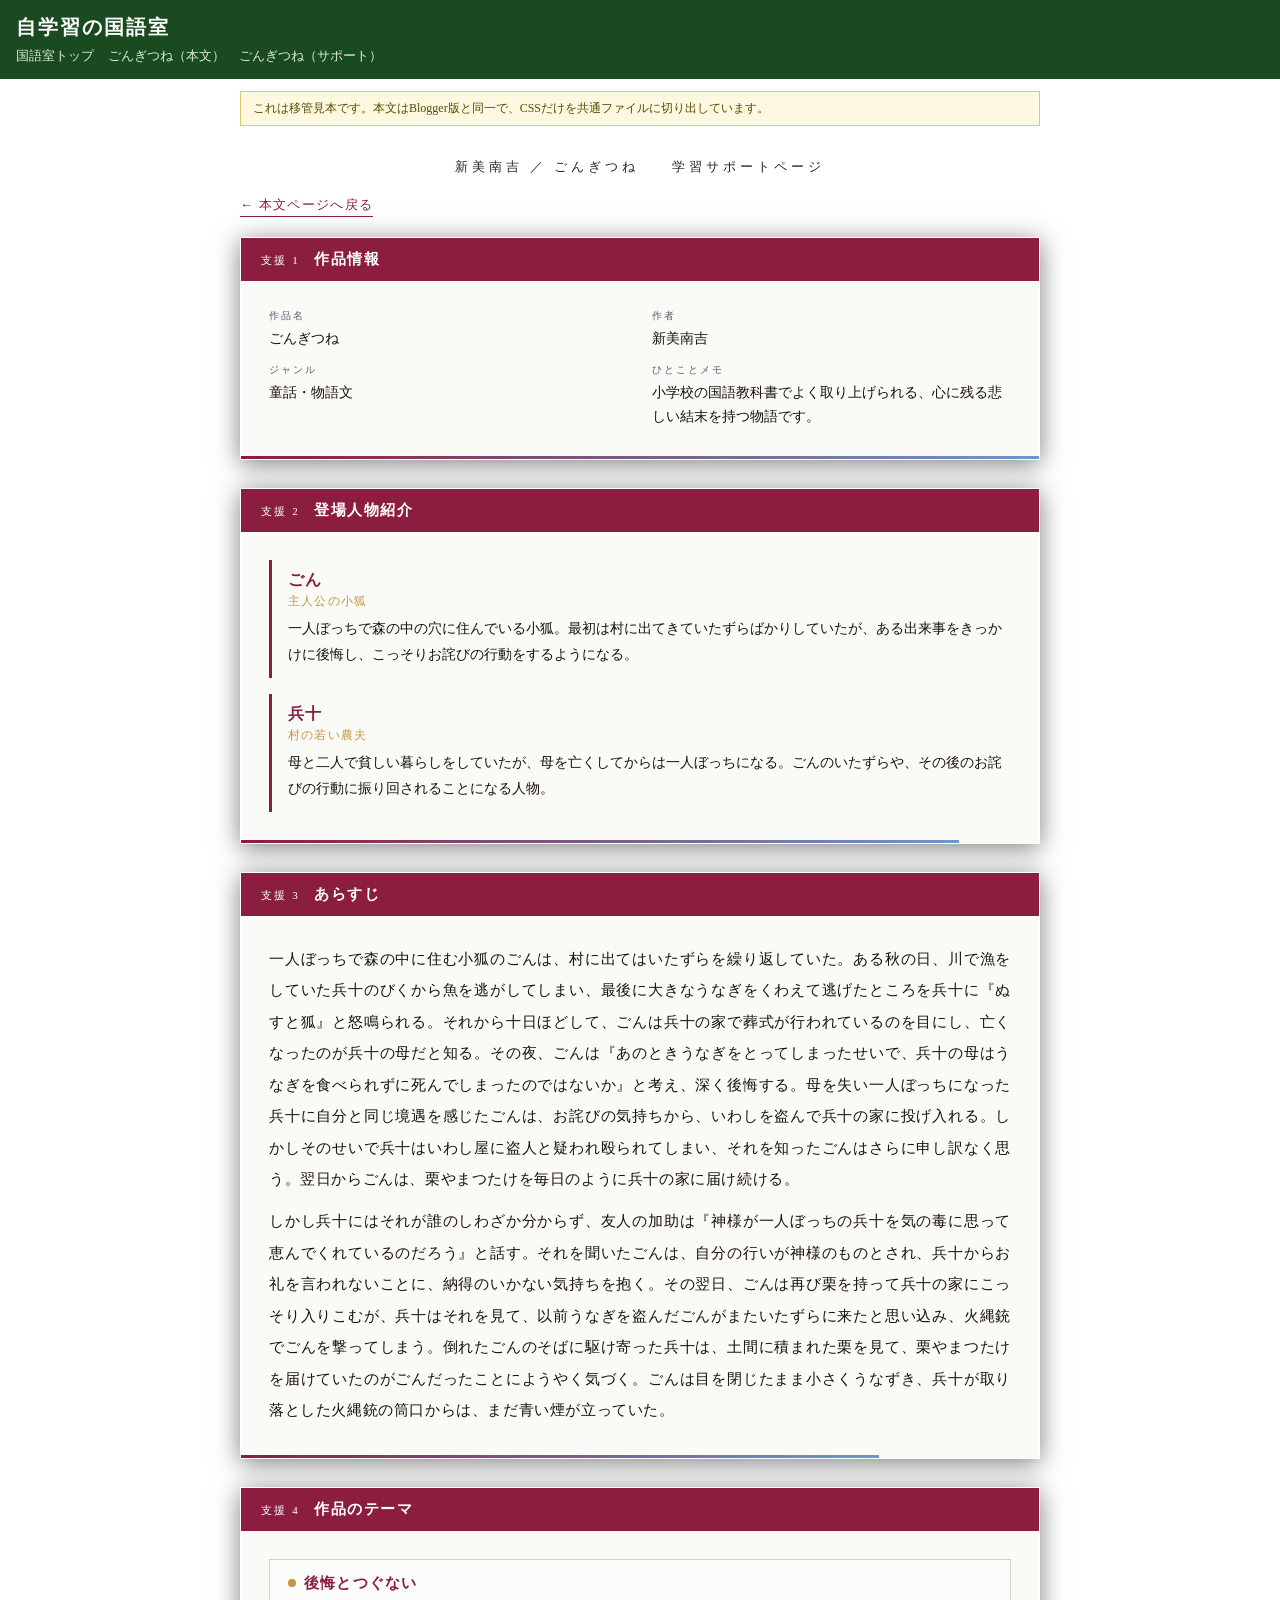
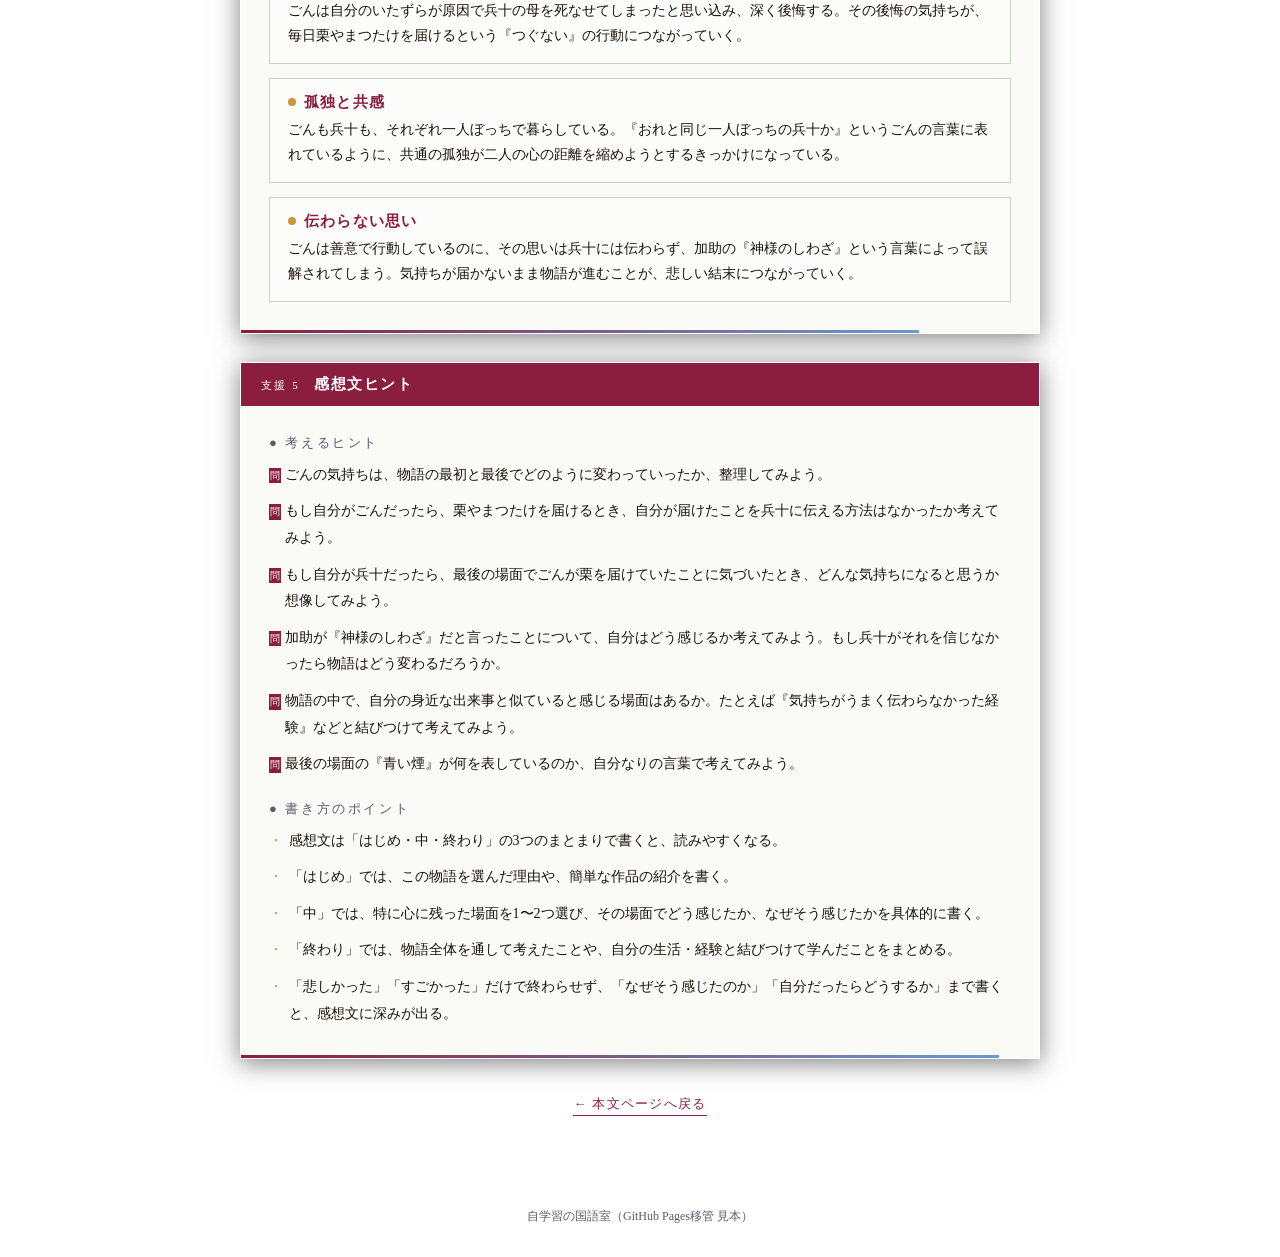
<file: jigakushu-sample/support/gongitsune.html>
<!DOCTYPE html>
<html lang="ja">
<head>
<meta charset="utf-8">
<meta name="viewport" content="width=device-width, initial-scale=1">
<title>ごんぎつねサポート | 自学習の国語室</title>
<link rel="stylesheet" href="../assets/css/site.css">
<link rel="stylesheet" href="../assets/css/support.css">
</head>
<body>
<header class="site-header">
  <div class="site-title"><a href="../index.html">自学習の国語室</a></div>
  <nav class="site-nav"><a href="../index.html">国語室トップ</a><a href="../works/gongitsune.html">ごんぎつね（本文）</a><a href="../support/gongitsune.html">ごんぎつね（サポート）</a></nav>
</header>
<div class="sample-note">これは移管見本です。本文はBlogger版と同一で、CSSだけを共通ファイルに切り出しています。</div>
<main>
<div class="book-container">
<div class="book-title">新美南吉 ／ ごんぎつね　　学習サポートページ</div>

<div class="back-link">
  <a href="../works/gongitsune.html">← 本文ページへ戻る</a>
</div>


<div class="slide">
  <div class="slide-header">
    <span class="page-num">支援 1</span>
    <span class="scene-title">作品情報</span>
  </div>
  <div class="slide-body">
    
    <div class="info-grid">
      <div class="info-item">
        <span class="info-label">作品名</span>
        <span class="info-value">ごんぎつね</span>
      </div>
      <div class="info-item">
        <span class="info-label">作者</span>
        <span class="info-value">新美南吉</span>
      </div>
      <div class="info-item">
        <span class="info-label">ジャンル</span>
        <span class="info-value">童話・物語文</span>
      </div>
      <div class="info-item">
        <span class="info-label">ひとことメモ</span>
        <span class="info-value">小学校の国語教科書でよく取り上げられる、心に残る悲しい結末を持つ物語です。</span>
      </div>
    </div>
  </div>
  <div class="char-bar" style="width:100%"></div>
</div>

<div class="slide">
  <div class="slide-header">
    <span class="page-num">支援 2</span>
    <span class="scene-title">登場人物紹介</span>
  </div>
  <div class="slide-body">
    
    <div class="char-card">
      <div class="char-name">ごん</div>
      <div class="char-role">主人公の小狐</div>
      <div class="char-desc">一人ぼっちで森の中の穴に住んでいる小狐。最初は村に出てきていたずらばかりしていたが、ある出来事をきっかけに後悔し、こっそりお詫びの行動をするようになる。</div>
    </div>

    <div class="char-card">
      <div class="char-name">兵十</div>
      <div class="char-role">村の若い農夫</div>
      <div class="char-desc">母と二人で貧しい暮らしをしていたが、母を亡くしてからは一人ぼっちになる。ごんのいたずらや、その後のお詫びの行動に振り回されることになる人物。</div>
    </div>
  </div>
  <div class="char-bar" style="width:90%"></div>
</div>

<div class="slide">
  <div class="slide-header">
    <span class="page-num">支援 3</span>
    <span class="scene-title">あらすじ</span>
  </div>
  <div class="slide-body">
    
    <div class="main-text">
      <p>一人ぼっちで森の中に住む小狐のごんは、村に出てはいたずらを繰り返していた。ある秋の日、川で漁をしていた兵十のびくから魚を逃がしてしまい、最後に大きなうなぎをくわえて逃げたところを兵十に『ぬすと狐』と怒鳴られる。それから十日ほどして、ごんは兵十の家で葬式が行われているのを目にし、亡くなったのが兵十の母だと知る。その夜、ごんは『あのときうなぎをとってしまったせいで、兵十の母はうなぎを食べられずに死んでしまったのではないか』と考え、深く後悔する。母を失い一人ぼっちになった兵十に自分と同じ境遇を感じたごんは、お詫びの気持ちから、いわしを盗んで兵十の家に投げ入れる。しかしそのせいで兵十はいわし屋に盗人と疑われ殴られてしまい、それを知ったごんはさらに申し訳なく思う。翌日からごんは、栗やまつたけを毎日のように兵十の家に届け続ける。</p>
      <p>しかし兵十にはそれが誰のしわざか分からず、友人の加助は『神様が一人ぼっちの兵十を気の毒に思って恵んでくれているのだろう』と話す。それを聞いたごんは、自分の行いが神様のものとされ、兵十からお礼を言われないことに、納得のいかない気持ちを抱く。その翌日、ごんは再び栗を持って兵十の家にこっそり入りこむが、兵十はそれを見て、以前うなぎを盗んだごんがまたいたずらに来たと思い込み、火縄銃でごんを撃ってしまう。倒れたごんのそばに駆け寄った兵十は、土間に積まれた栗を見て、栗やまつたけを届けていたのがごんだったことにようやく気づく。ごんは目を閉じたまま小さくうなずき、兵十が取り落とした火縄銃の筒口からは、まだ青い煙が立っていた。</p>
    </div>
  </div>
  <div class="char-bar" style="width:80%"></div>
</div>

<div class="slide">
  <div class="slide-header">
    <span class="page-num">支援 4</span>
    <span class="scene-title">作品のテーマ</span>
  </div>
  <div class="slide-body">
    
    <div class="theme-card">
      <div class="theme-name">後悔とつぐない</div>
      <div class="theme-desc">ごんは自分のいたずらが原因で兵十の母を死なせてしまったと思い込み、深く後悔する。その後悔の気持ちが、毎日栗やまつたけを届けるという『つぐない』の行動につながっていく。</div>
    </div>

    <div class="theme-card">
      <div class="theme-name">孤独と共感</div>
      <div class="theme-desc">ごんも兵十も、それぞれ一人ぼっちで暮らしている。『おれと同じ一人ぼっちの兵十か』というごんの言葉に表れているように、共通の孤独が二人の心の距離を縮めようとするきっかけになっている。</div>
    </div>

    <div class="theme-card">
      <div class="theme-name">伝わらない思い</div>
      <div class="theme-desc">ごんは善意で行動しているのに、その思いは兵十には伝わらず、加助の『神様のしわざ』という言葉によって誤解されてしまう。気持ちが届かないまま物語が進むことが、悲しい結末につながっていく。</div>
    </div>
  </div>
  <div class="char-bar" style="width:85%"></div>
</div>

<div class="slide">
  <div class="slide-header">
    <span class="page-num">支援 5</span>
    <span class="scene-title">感想文ヒント</span>
  </div>
  <div class="slide-body">
    
    <div class="hint-block">
      <span class="hint-heading">● 考えるヒント</span>
      <ul class="hint-list q">
        <li><span class="hint-list-mark">&#x554F;</span>ごんの気持ちは、物語の最初と最後でどのように変わっていったか、整理してみよう。</li>
        <li><span class="hint-list-mark">&#x554F;</span>もし自分がごんだったら、栗やまつたけを届けるとき、自分が届けたことを兵十に伝える方法はなかったか考えてみよう。</li>
        <li><span class="hint-list-mark">&#x554F;</span>もし自分が兵十だったら、最後の場面でごんが栗を届けていたことに気づいたとき、どんな気持ちになると思うか想像してみよう。</li>
        <li><span class="hint-list-mark">&#x554F;</span>加助が『神様のしわざ』だと言ったことについて、自分はどう感じるか考えてみよう。もし兵十がそれを信じなかったら物語はどう変わるだろうか。</li>
        <li><span class="hint-list-mark">&#x554F;</span>物語の中で、自分の身近な出来事と似ていると感じる場面はあるか。たとえば『気持ちがうまく伝わらなかった経験』などと結びつけて考えてみよう。</li>
        <li><span class="hint-list-mark">&#x554F;</span>最後の場面の『青い煙』が何を表しているのか、自分なりの言葉で考えてみよう。</li>
      </ul>
    </div>
    <div class="hint-block">
      <span class="hint-heading">● 書き方のポイント</span>
      <ul class="hint-list p">
        <li><span class="hint-list-mark">&#x30FB;</span>感想文は「はじめ・中・終わり」の3つのまとまりで書くと、読みやすくなる。</li>
        <li><span class="hint-list-mark">&#x30FB;</span>「はじめ」では、この物語を選んだ理由や、簡単な作品の紹介を書く。</li>
        <li><span class="hint-list-mark">&#x30FB;</span>「中」では、特に心に残った場面を1〜2つ選び、その場面でどう感じたか、なぜそう感じたかを具体的に書く。</li>
        <li><span class="hint-list-mark">&#x30FB;</span>「終わり」では、物語全体を通して考えたことや、自分の生活・経験と結びつけて学んだことをまとめる。</li>
        <li><span class="hint-list-mark">&#x30FB;</span>「悲しかった」「すごかった」だけで終わらせず、「なぜそう感じたのか」「自分だったらどうするか」まで書くと、感想文に深みが出る。</li>
      </ul>
    </div>
  </div>
  <div class="char-bar" style="width:95%"></div>
</div>

<div class="back-link" style="justify-content: center; margin-top: 8px;">
  <a href="../works/gongitsune.html">← 本文ページへ戻る</a>
</div>

</div>
</main>
<footer class="site-footer">自学習の国語室（GitHub Pages移管 見本）</footer>
</body>
</html>
</file>
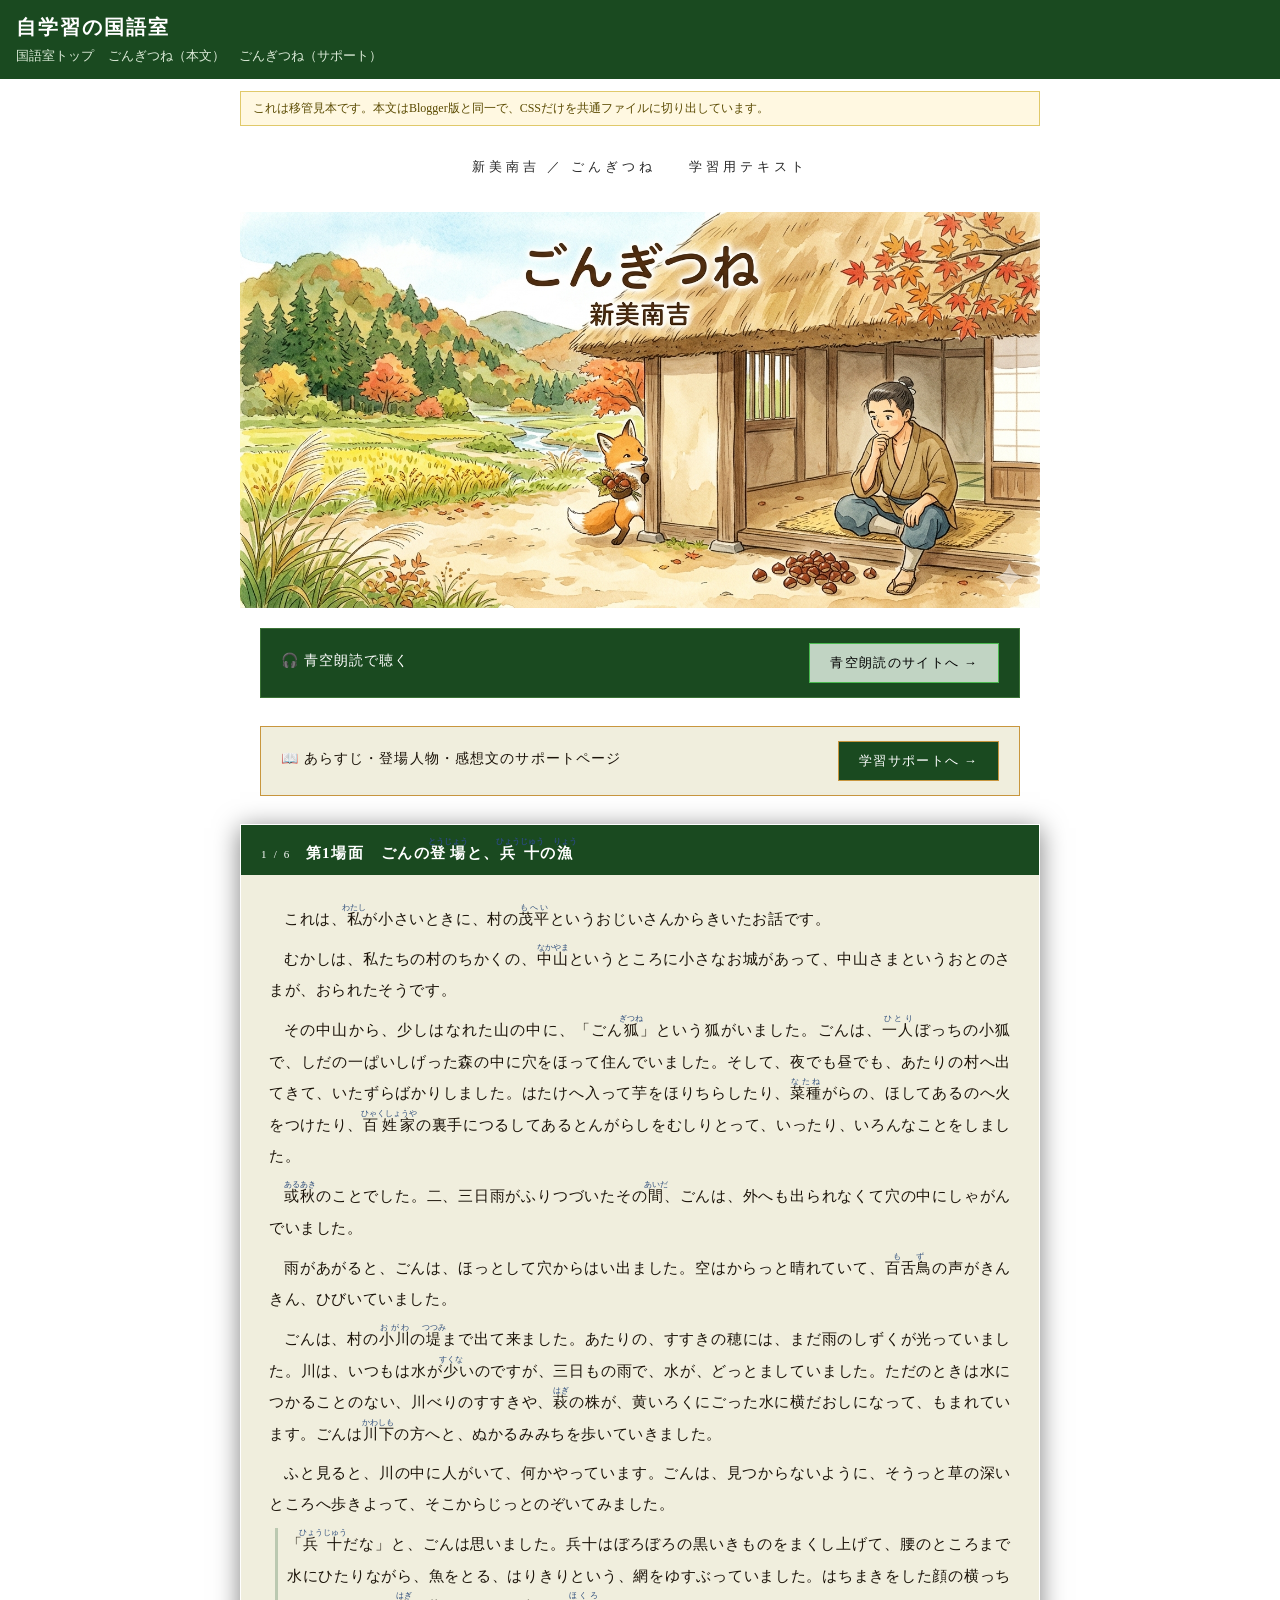
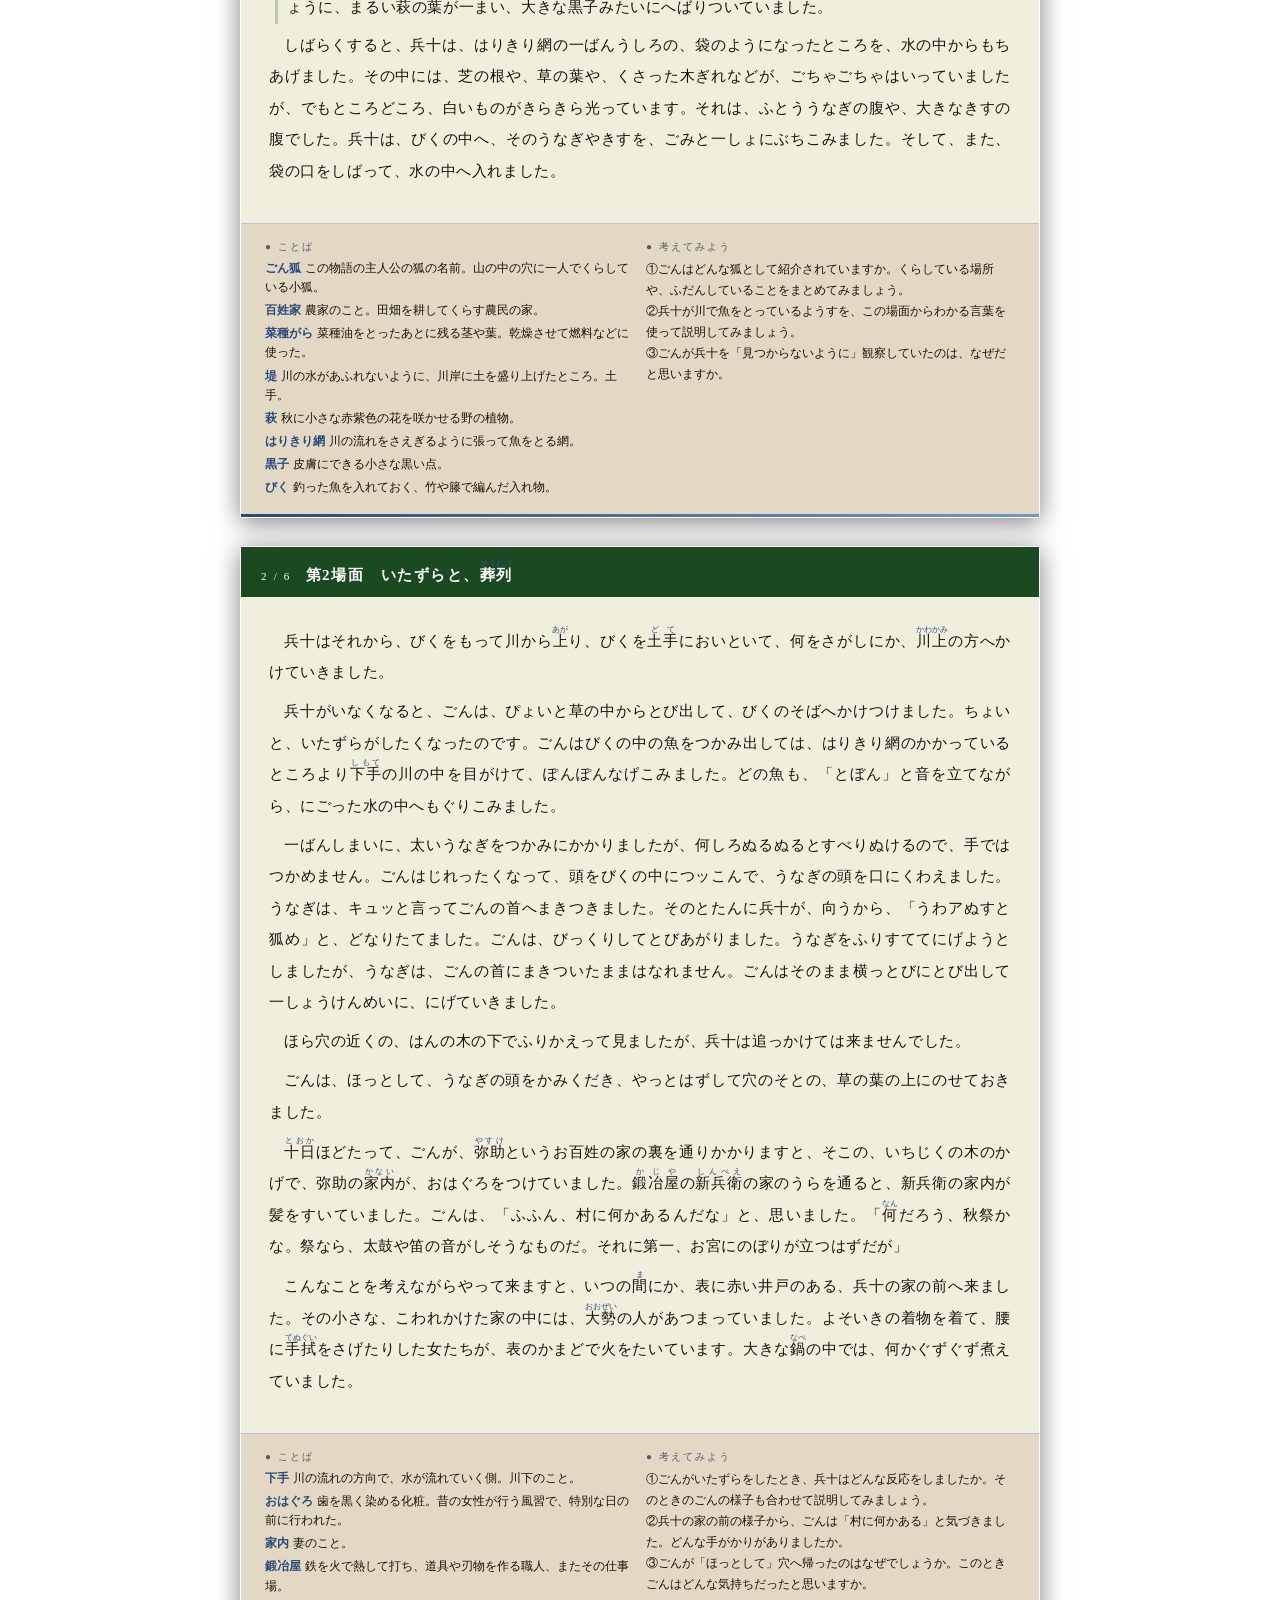
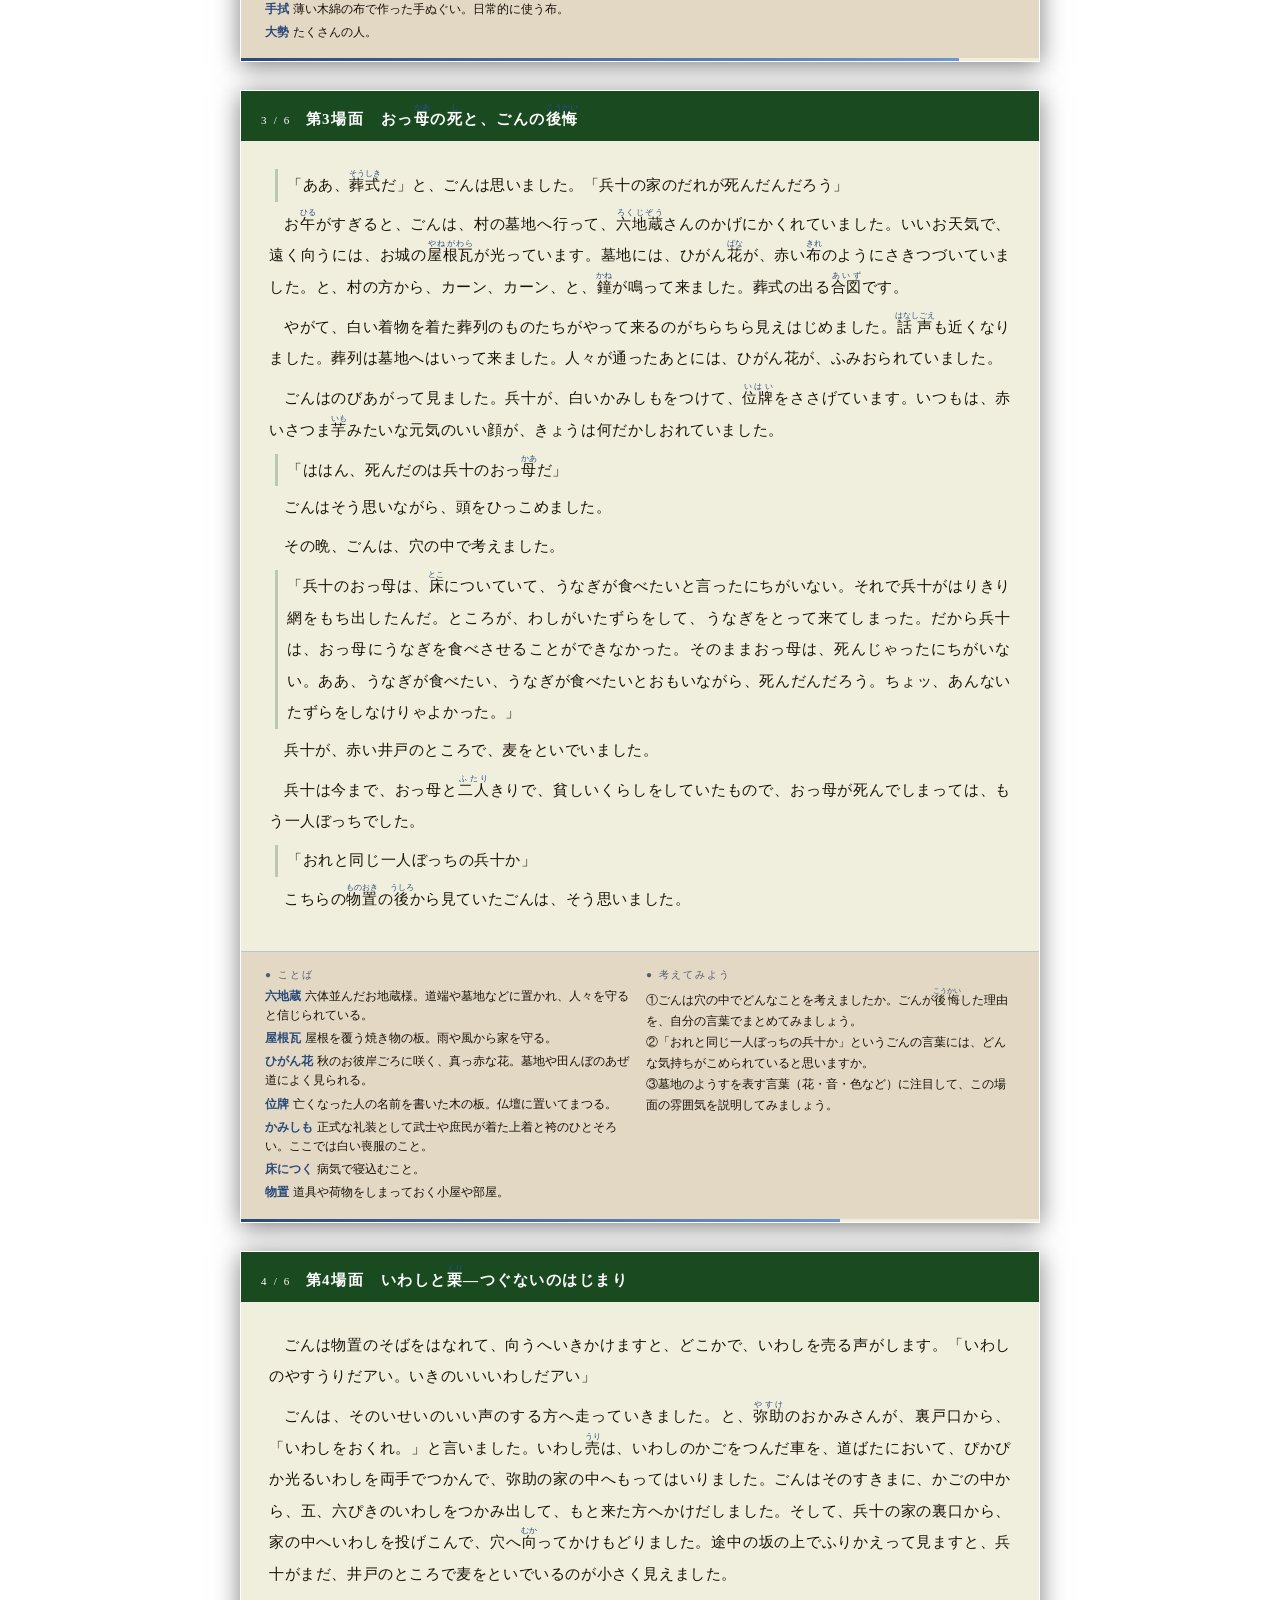
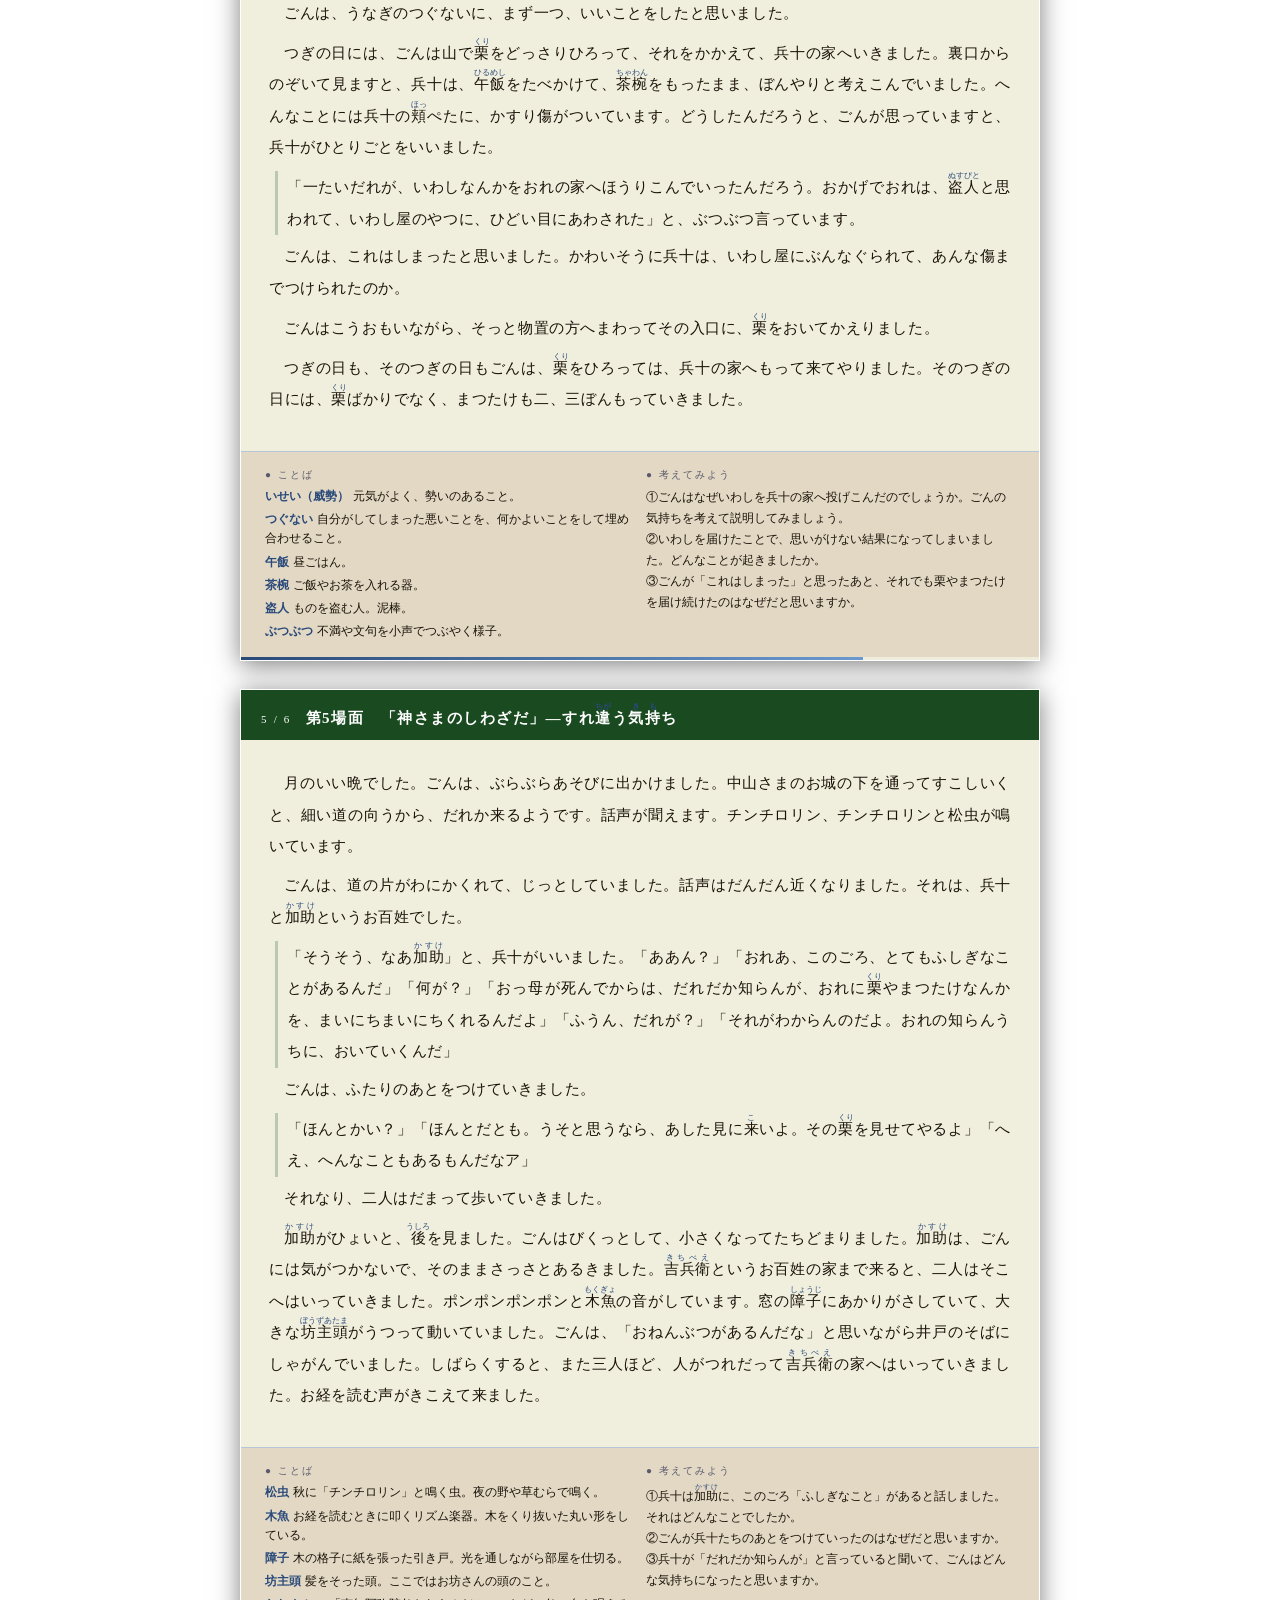
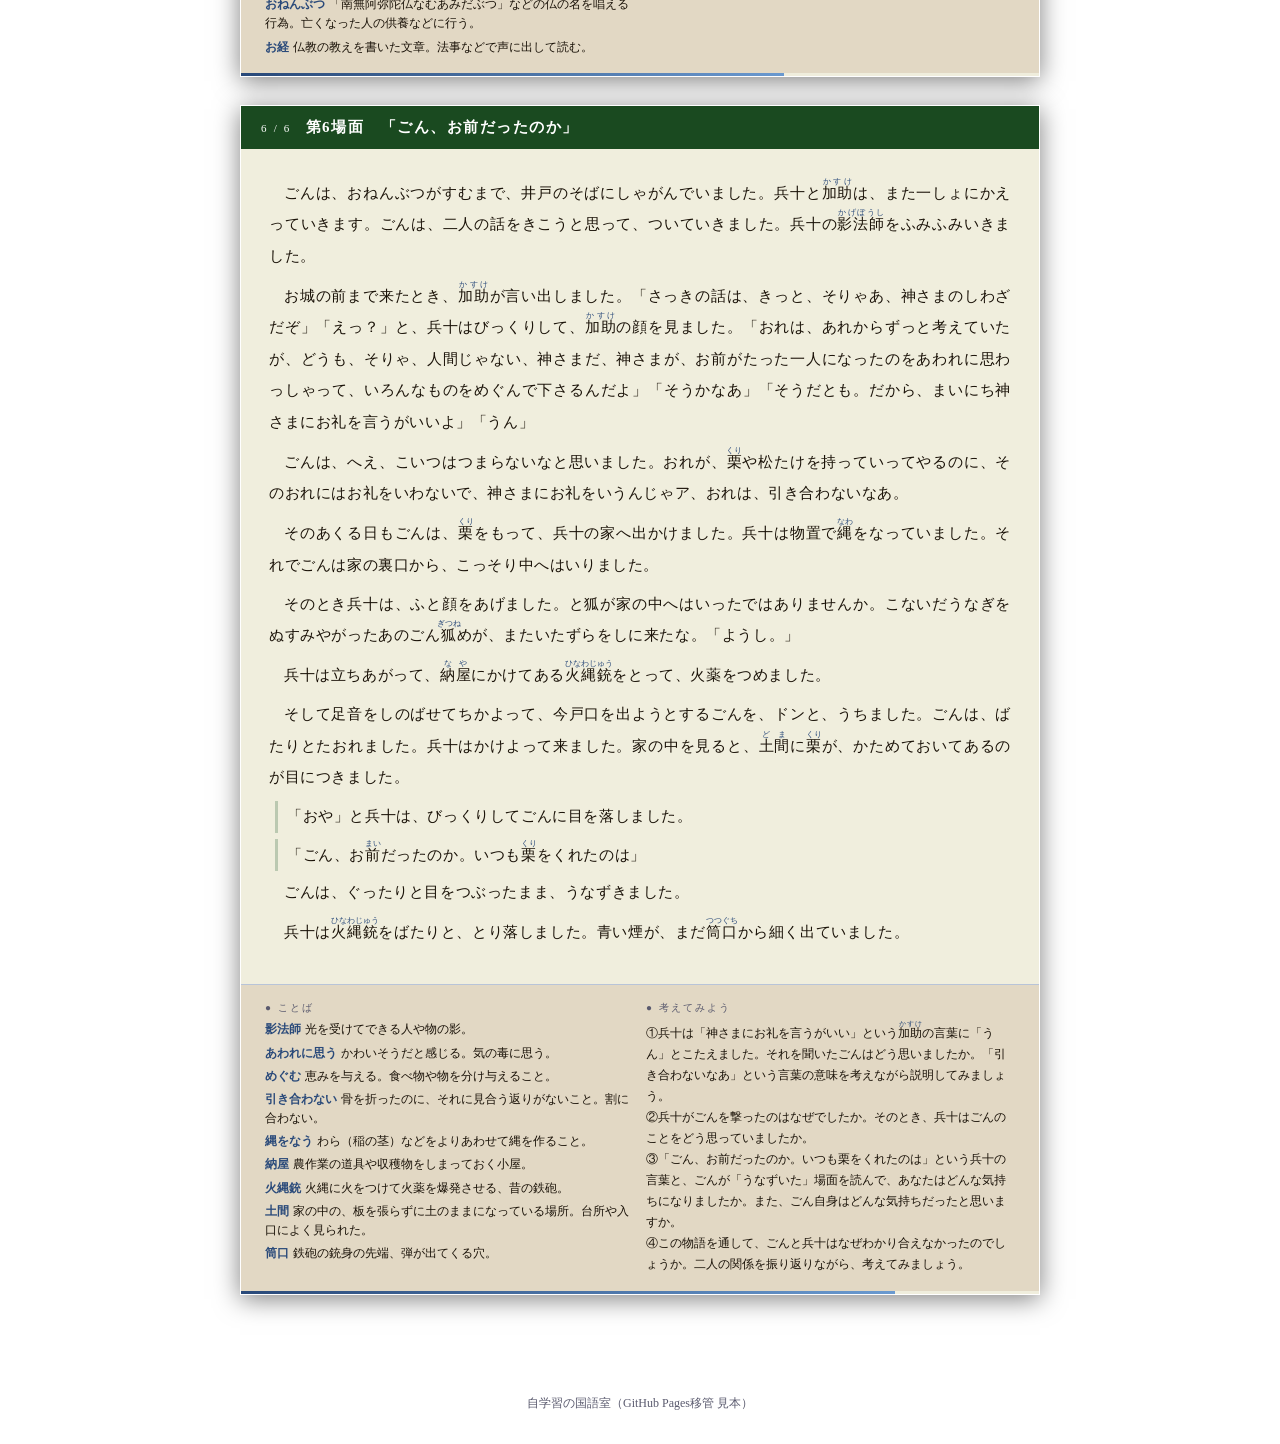
<file: jigakushu-sample/works/gongitsune.html>
<!DOCTYPE html>
<html lang="ja">
<head>
<meta charset="utf-8">
<meta name="viewport" content="width=device-width, initial-scale=1">
<title>ごんぎつね / 新美南吉 | 自学習の国語室</title>
<link rel="stylesheet" href="../assets/css/site.css">
<link rel="stylesheet" href="../assets/css/works.css">
</head>
<body>
<header class="site-header">
  <div class="site-title"><a href="../index.html">自学習の国語室</a></div>
  <nav class="site-nav"><a href="../index.html">国語室トップ</a><a href="../works/gongitsune.html">ごんぎつね（本文）</a><a href="../support/gongitsune.html">ごんぎつね（サポート）</a></nav>
</header>
<div class="sample-note">これは移管見本です。本文はBlogger版と同一で、CSSだけを共通ファイルに切り出しています。</div>
<main>
<div class="book-container">
<div class="book-title">新美南吉 ／ ごんぎつね　　学習用テキスト</div>
<div class="separator" style="clear: both;"><a href="../assets/img/gongitsune.jpg" style="display: block; padding: 1em 0; text-align: center; "><img alt="" border="0" width="800" data-original-height="960" data-original-width="1456" src="../assets/img/gongitsune.jpg"/></a></div>


<div class="roudoku-link">
  <div class="roudoku-info">
    <p>🎧 青空朗読で聴く</p>
  </div>
  <a class="roudoku-btn" href="https://aozoraroudoku.jp/voice/rdp/rd110.html" target="_blank" rel="noopener">青空朗読のサイトへ →</a>
</div><div class="support-link">
  <div class="support-info">
    <p>📖 あらすじ・登場人物・感想文のサポートページ</p>
  </div>
  <a class="support-btn" href="../support/gongitsune.html">学習サポートへ →</a>
</div>
<!-- ═══ スライド 1 ═══ -->
<div class="slide">
  <div class="slide-header">
    <span class="page-num">1 / 6</span>
    <span class="scene-title">第1場面　ごんの<ruby>登場<rt>とうじょう</rt></ruby>と、<ruby>兵十<rt>ひょうじゅう</rt></ruby>の<ruby>漁<rt>りょう</rt></ruby></span>
  </div>
  <div class="slide-body">
    <div class="main-text">
      <p>これは、<ruby>私<rt>わたし</rt></ruby>が小さいときに、村の<ruby>茂平<rt>もへい</rt></ruby>というおじいさんからきいたお話です。</p>
      <p>むかしは、私たちの村のちかくの、<ruby>中山<rt>なかやま</rt></ruby>というところに小さなお城があって、中山さまというおとのさまが、おられたそうです。</p>
      <p>その中山から、少しはなれた山の中に、「ごん<ruby>狐<rt>ぎつね</rt></ruby>」という狐がいました。ごんは、<ruby>一人<rt>ひとり</rt></ruby>ぼっちの小狐で、しだの一ぱいしげった森の中に穴をほって住んでいました。そして、夜でも昼でも、あたりの村へ出てきて、いたずらばかりしました。はたけへ入って芋をほりちらしたり、<ruby>菜種<rt>なたね</rt></ruby>がらの、ほしてあるのへ火をつけたり、<ruby>百姓家<rt>ひゃくしょうや</rt></ruby>の裏手につるしてあるとんがらしをむしりとって、いったり、いろんなことをしました。</p>
      <p><ruby>或<rt>ある</rt></ruby><ruby>秋<rt>あき</rt></ruby>のことでした。二、三日雨がふりつづいたその<ruby>間<rt>あいだ</rt></ruby>、ごんは、外へも出られなくて穴の中にしゃがんでいました。</p>
      <p>雨があがると、ごんは、ほっとして穴からはい出ました。空はからっと晴れていて、<ruby>百舌鳥<rt>もず</rt></ruby>の声がきんきん、ひびいていました。</p>
      <p>ごんは、村の<ruby>小川<rt>おがわ</rt></ruby>の<ruby>堤<rt>つつみ</rt></ruby>まで出て来ました。あたりの、すすきの穂には、まだ雨のしずくが光っていました。川は、いつもは水が<ruby>少<rt>すくな</rt></ruby>いのですが、三日もの雨で、水が、どっとましていました。ただのときは水につかることのない、川べりのすすきや、<ruby>萩<rt>はぎ</rt></ruby>の株が、黄いろくにごった水に横だおしになって、もまれています。ごんは<ruby>川下<rt>かわしも</rt></ruby>の方へと、ぬかるみみちを歩いていきました。</p>
      <p>ふと見ると、川の中に人がいて、何かやっています。ごんは、見つからないように、そうっと草の深いところへ歩きよって、そこからじっとのぞいてみました。</p>
      <p class="dialog">「<ruby>兵十<rt>ひょうじゅう</rt></ruby>だな」と、ごんは思いました。兵十はぼろぼろの黒いきものをまくし上げて、腰のところまで水にひたりながら、魚をとる、はりきりという、網をゆすぶっていました。はちまきをした顔の横っちょうに、まるい<ruby>萩<rt>はぎ</rt></ruby>の葉が一まい、大きな<ruby>黒子<rt>ほくろ</rt></ruby>みたいにへばりついていました。</p>
      <p>しばらくすると、兵十は、はりきり網の一ばんうしろの、袋のようになったところを、水の中からもちあげました。その中には、芝の根や、草の葉や、くさった木ぎれなどが、ごちゃごちゃはいっていましたが、でもところどころ、白いものがきらきら光っています。それは、ふとううなぎの腹や、大きなきすの腹でした。兵十は、びくの中へ、そのうなぎやきすを、ごみと一しょにぶちこみました。そして、また、袋の口をしばって、水の中へ入れました。</p>
    </div>
  </div>
  <div class="slide-footer">
    <div class="footer-section">
      <span class="footer-label">● ことば</span>
      <div class="vocab-list">
        <div class="vocab-item"><strong>ごん狐</strong>この物語の主人公の狐の名前。山の中の穴に一人でくらしている小狐。</div>
        <div class="vocab-item"><strong>百姓家</strong>農家のこと。田畑を耕してくらす農民の家。</div>
        <div class="vocab-item"><strong>菜種がら</strong>菜種油をとったあとに残る茎や葉。乾燥させて燃料などに使った。</div>
        <div class="vocab-item"><strong>堤</strong>川の水があふれないように、川岸に土を盛り上げたところ。土手。</div>
        <div class="vocab-item"><strong>萩</strong>秋に小さな赤紫色の花を咲かせる野の植物。</div>
        <div class="vocab-item"><strong>はりきり網</strong>川の流れをさえぎるように張って魚をとる網。</div>
        <div class="vocab-item"><strong>黒子</strong>皮膚にできる小さな黒い点。</div>
        <div class="vocab-item"><strong>びく</strong>釣った魚を入れておく、竹や籐で編んだ入れ物。</div>
      </div>
    </div>
    <div class="footer-section">
      <span class="footer-label">● 考えてみよう</span>
      <div class="question-text">①ごんはどんな狐として紹介されていますか。くらしている場所や、ふだんしていることをまとめてみましょう。<br>②兵十が川で魚をとっているようすを、この場面からわかる言葉を使って説明してみましょう。<br>③ごんが兵十を「見つからないように」観察していたのは、なぜだと思いますか。</div>
    </div>
  </div>
  <div class="char-bar" style="width:100%"></div>
</div>

<!-- ═══ スライド 2 ═══ -->
<div class="slide">
  <div class="slide-header">
    <span class="page-num">2 / 6</span>
    <span class="scene-title">第2場面　いたずらと、<ruby>葬列<rt>そうれつ</rt></ruby></span>
  </div>
  <div class="slide-body">
    <div class="main-text">
      <p>兵十はそれから、びくをもって川から<ruby>上<rt>あが</rt></ruby>り、びくを<ruby>土手<rt>どて</rt></ruby>においといて、何をさがしにか、<ruby>川上<rt>かわかみ</rt></ruby>の方へかけていきました。</p>
      <p>兵十がいなくなると、ごんは、ぴょいと草の中からとび出して、びくのそばへかけつけました。ちょいと、いたずらがしたくなったのです。ごんはびくの中の魚をつかみ出しては、はりきり網のかかっているところより<ruby>下手<rt>しもて</rt></ruby>の川の中を目がけて、ぽんぽんなげこみました。どの魚も、「とぼん」と音を立てながら、にごった水の中へもぐりこみました。</p>
      <p>一ばんしまいに、太いうなぎをつかみにかかりましたが、何しろぬるぬるとすべりぬけるので、手ではつかめません。ごんはじれったくなって、頭をびくの中につッこんで、うなぎの頭を口にくわえました。うなぎは、キュッと言ってごんの首へまきつきました。そのとたんに兵十が、向うから、「うわアぬすと狐め」と、どなりたてました。ごんは、びっくりしてとびあがりました。うなぎをふりすててにげようとしましたが、うなぎは、ごんの首にまきついたままはなれません。ごんはそのまま横っとびにとび出して一しょうけんめいに、にげていきました。</p>
      <p>ほら穴の近くの、はんの木の下でふりかえって見ましたが、兵十は追っかけては来ませんでした。</p>
      <p>ごんは、ほっとして、うなぎの頭をかみくだき、やっとはずして穴のそとの、草の葉の上にのせておきました。</p>
      <p><ruby>十日<rt>とおか</rt></ruby>ほどたって、ごんが、<ruby>弥助<rt>やすけ</rt></ruby>というお百姓の家の裏を通りかかりますと、そこの、いちじくの木のかげで、弥助の<ruby>家内<rt>かない</rt></ruby>が、おはぐろをつけていました。<ruby>鍛冶屋<rt>かじや</rt></ruby>の<ruby>新兵衛<rt>しんべえ</rt></ruby>の家のうらを通ると、新兵衛の家内が髪をすいていました。ごんは、「ふふん、村に何かあるんだな」と、思いました。「<ruby>何<rt>なん</rt></ruby>だろう、秋祭かな。祭なら、太鼓や笛の音がしそうなものだ。それに第一、お宮にのぼりが立つはずだが」</p>
      <p>こんなことを考えながらやって来ますと、いつの<ruby>間<rt>ま</rt></ruby>にか、表に赤い井戸のある、兵十の家の前へ来ました。その小さな、こわれかけた家の中には、<ruby>大勢<rt>おおぜい</rt></ruby>の人があつまっていました。よそいきの着物を着て、腰に<ruby>手拭<rt>てぬぐい</rt></ruby>をさげたりした女たちが、表のかまどで火をたいています。大きな<ruby>鍋<rt>なべ</rt></ruby>の中では、何かぐずぐず煮えていました。</p>
    </div>
  </div>
  <div class="slide-footer">
    <div class="footer-section">
      <span class="footer-label">● ことば</span>
      <div class="vocab-list">
        <div class="vocab-item"><strong>下手</strong>川の流れの方向で、水が流れていく側。川下のこと。</div>
        <div class="vocab-item"><strong>おはぐろ</strong>歯を黒く染める化粧。昔の女性が行う風習で、特別な日の前に行われた。</div>
        <div class="vocab-item"><strong>家内</strong>妻のこと。</div>
        <div class="vocab-item"><strong>鍛冶屋</strong>鉄を火で熱して打ち、道具や刃物を作る職人、またその仕事場。</div>
        <div class="vocab-item"><strong>手拭</strong>薄い木綿の布で作った手ぬぐい。日常的に使う布。</div>
        <div class="vocab-item"><strong>大勢</strong>たくさんの人。</div>
      </div>
    </div>
    <div class="footer-section">
      <span class="footer-label">● 考えてみよう</span>
      <div class="question-text">①ごんがいたずらをしたとき、兵十はどんな反応をしましたか。そのときのごんの様子も合わせて説明してみましょう。<br>②兵十の家の前の様子から、ごんは「村に何かある」と気づきました。どんな手がかりがありましたか。<br>③ごんが「ほっとして」穴へ帰ったのはなぜでしょうか。このときごんはどんな気持ちだったと思いますか。</div>
    </div>
  </div>
  <div class="char-bar" style="width:90%"></div>
</div>

<!-- ═══ スライド 3 ═══ -->
<div class="slide">
  <div class="slide-header">
    <span class="page-num">3 / 6</span>
    <span class="scene-title">第3場面　おっ<ruby>母<rt>かあ</rt></ruby>の<ruby>死<rt>し</rt></ruby>と、ごんの<ruby>後悔<rt>こうかい</rt></ruby></span>
  </div>
  <div class="slide-body">
    <div class="main-text">
      <p class="dialog">「ああ、<ruby>葬式<rt>そうしき</rt></ruby>だ」と、ごんは思いました。「兵十の家のだれが死んだんだろう」</p>
      <p>お<ruby>午<rt>ひる</rt></ruby>がすぎると、ごんは、村の墓地へ行って、<ruby>六地蔵<rt>ろくじぞう</rt></ruby>さんのかげにかくれていました。いいお天気で、遠く向うには、お城の<ruby>屋根瓦<rt>やねがわら</rt></ruby>が光っています。墓地には、ひがん<ruby>花<rt>ばな</rt></ruby>が、赤い<ruby>布<rt>きれ</rt></ruby>のようにさきつづいていました。と、村の方から、カーン、カーン、と、<ruby>鐘<rt>かね</rt></ruby>が鳴って来ました。葬式の出る<ruby>合図<rt>あいず</rt></ruby>です。</p>
      <p>やがて、白い着物を着た葬列のものたちがやって来るのがちらちら見えはじめました。<ruby>話声<rt>はなしごえ</rt></ruby>も近くなりました。葬列は墓地へはいって来ました。人々が通ったあとには、ひがん花が、ふみおられていました。</p>
      <p>ごんはのびあがって見ました。兵十が、白いかみしもをつけて、<ruby>位牌<rt>いはい</rt></ruby>をささげています。いつもは、赤いさつま<ruby>芋<rt>いも</rt></ruby>みたいな元気のいい顔が、きょうは何だかしおれていました。</p>
      <p class="dialog">「ははん、死んだのは兵十のおっ<ruby>母<rt>かあ</rt></ruby>だ」</p>
      <p>ごんはそう思いながら、頭をひっこめました。</p>
      <p>その晩、ごんは、穴の中で考えました。</p>
      <p class="dialog">「兵十のおっ母は、<ruby>床<rt>とこ</rt></ruby>についていて、うなぎが食べたいと言ったにちがいない。それで兵十がはりきり網をもち出したんだ。ところが、わしがいたずらをして、うなぎをとって来てしまった。だから兵十は、おっ母にうなぎを食べさせることができなかった。そのままおっ母は、死んじゃったにちがいない。ああ、うなぎが食べたい、うなぎが食べたいとおもいながら、死んだんだろう。ちょッ、あんないたずらをしなけりゃよかった。」</p>
      <p>兵十が、赤い井戸のところで、麦をといでいました。</p>
      <p>兵十は今まで、おっ母と<ruby>二人<rt>ふたり</rt></ruby>きりで、貧しいくらしをしていたもので、おっ母が死んでしまっては、もう一人ぼっちでした。</p>
      <p class="dialog">「おれと同じ一人ぼっちの兵十か」</p>
      <p>こちらの<ruby>物置<rt>ものおき</rt></ruby>の<ruby>後<rt>うしろ</rt></ruby>から見ていたごんは、そう思いました。</p>
    </div>
  </div>
  <div class="slide-footer">
    <div class="footer-section">
      <span class="footer-label">● ことば</span>
      <div class="vocab-list">
        <div class="vocab-item"><strong>六地蔵</strong>六体並んだお地蔵様。道端や墓地などに置かれ、人々を守ると信じられている。</div>
        <div class="vocab-item"><strong>屋根瓦</strong>屋根を覆う焼き物の板。雨や風から家を守る。</div>
        <div class="vocab-item"><strong>ひがん花</strong>秋のお彼岸ごろに咲く、真っ赤な花。墓地や田んぼのあぜ道によく見られる。</div>
        <div class="vocab-item"><strong>位牌</strong>亡くなった人の名前を書いた木の板。仏壇に置いてまつる。</div>
        <div class="vocab-item"><strong>かみしも</strong>正式な礼装として武士や庶民が着た上着と袴のひとそろい。ここでは白い喪服のこと。</div>
        <div class="vocab-item"><strong>床につく</strong>病気で寝込むこと。</div>
        <div class="vocab-item"><strong>物置</strong>道具や荷物をしまっておく小屋や部屋。</div>
      </div>
    </div>
    <div class="footer-section">
      <span class="footer-label">● 考えてみよう</span>
      <div class="question-text">①ごんは穴の中でどんなことを考えましたか。ごんが<ruby>後悔<rt>こうかい</rt></ruby>した理由を、自分の言葉でまとめてみましょう。<br>②「おれと同じ一人ぼっちの兵十か」というごんの言葉には、どんな気持ちがこめられていると思いますか。<br>③墓地のようすを表す言葉（花・音・色など）に注目して、この場面の雰囲気を説明してみましょう。</div>
    </div>
  </div>
  <div class="char-bar" style="width:75%"></div>
</div>

<!-- ═══ スライド 4 ═══ -->
<div class="slide">
  <div class="slide-header">
    <span class="page-num">4 / 6</span>
    <span class="scene-title">第4場面　いわしと<ruby>栗<rt>くり</rt></ruby>―つぐないのはじまり</span>
  </div>
  <div class="slide-body">
    <div class="main-text">
      <p>ごんは物置のそばをはなれて、向うへいきかけますと、どこかで、いわしを売る声がします。「いわしのやすうりだアい。いきのいいいわしだアい」</p>
      <p>ごんは、そのいせいのいい声のする方へ走っていきました。と、<ruby>弥助<rt>やすけ</rt></ruby>のおかみさんが、裏戸口から、「いわしをおくれ。」と言いました。いわし<ruby>売<rt>うり</rt></ruby>は、いわしのかごをつんだ車を、道ばたにおいて、ぴかぴか光るいわしを両手でつかんで、弥助の家の中へもってはいりました。ごんはそのすきまに、かごの中から、五、六ぴきのいわしをつかみ出して、もと来た方へかけだしました。そして、兵十の家の裏口から、家の中へいわしを投げこんで、穴へ<ruby>向<rt>むか</rt></ruby>ってかけもどりました。途中の坂の上でふりかえって見ますと、兵十がまだ、井戸のところで麦をといでいるのが小さく見えました。</p>
      <p>ごんは、うなぎのつぐないに、まず一つ、いいことをしたと思いました。</p>
      <p>つぎの日には、ごんは山で<ruby>栗<rt>くり</rt></ruby>をどっさりひろって、それをかかえて、兵十の家へいきました。裏口からのぞいて見ますと、兵十は、<ruby>午飯<rt>ひるめし</rt></ruby>をたべかけて、<ruby>茶椀<rt>ちゃわん</rt></ruby>をもったまま、ぼんやりと考えこんでいました。へんなことには兵十の<ruby>頬<rt>ほっ</rt></ruby>ぺたに、かすり傷がついています。どうしたんだろうと、ごんが思っていますと、兵十がひとりごとをいいました。</p>
      <p class="dialog">「一たいだれが、いわしなんかをおれの家へほうりこんでいったんだろう。おかげでおれは、<ruby>盗人<rt>ぬすびと</rt></ruby>と思われて、いわし屋のやつに、ひどい目にあわされた」と、ぶつぶつ言っています。</p>
      <p>ごんは、これはしまったと思いました。かわいそうに兵十は、いわし屋にぶんなぐられて、あんな傷までつけられたのか。</p>
      <p>ごんはこうおもいながら、そっと物置の方へまわってその入口に、<ruby>栗<rt>くり</rt></ruby>をおいてかえりました。</p>
      <p>つぎの日も、そのつぎの日もごんは、<ruby>栗<rt>くり</rt></ruby>をひろっては、兵十の家へもって来てやりました。そのつぎの日には、<ruby>栗<rt>くり</rt></ruby>ばかりでなく、まつたけも二、三ぼんもっていきました。</p>
    </div>
  </div>
  <div class="slide-footer">
    <div class="footer-section">
      <span class="footer-label">● ことば</span>
      <div class="vocab-list">
        <div class="vocab-item"><strong>いせい（威勢）</strong>元気がよく、勢いのあること。</div>
        <div class="vocab-item"><strong>つぐない</strong>自分がしてしまった悪いことを、何かよいことをして埋め合わせること。</div>
        <div class="vocab-item"><strong>午飯</strong>昼ごはん。</div>
        <div class="vocab-item"><strong>茶椀</strong>ご飯やお茶を入れる器。</div>
        <div class="vocab-item"><strong>盗人</strong>ものを盗む人。泥棒。</div>
        <div class="vocab-item"><strong>ぶつぶつ</strong>不満や文句を小声でつぶやく様子。</div>
      </div>
    </div>
    <div class="footer-section">
      <span class="footer-label">● 考えてみよう</span>
      <div class="question-text">①ごんはなぜいわしを兵十の家へ投げこんだのでしょうか。ごんの気持ちを考えて説明してみましょう。<br>②いわしを届けたことで、思いがけない結果になってしまいました。どんなことが起きましたか。<br>③ごんが「これはしまった」と思ったあと、それでも栗やまつたけを届け続けたのはなぜだと思いますか。</div>
    </div>
  </div>
  <div class="char-bar" style="width:78%"></div>
</div>

<!-- ═══ スライド 5 ═══ -->
<div class="slide">
  <div class="slide-header">
    <span class="page-num">5 / 6</span>
    <span class="scene-title">第5場面　「神さまのしわざだ」―すれ<ruby>違<rt>ちが</rt></ruby>う<ruby>気持<rt>きも</rt></ruby>ち</span>
  </div>
  <div class="slide-body">
    <div class="main-text">
      <p>月のいい晩でした。ごんは、ぶらぶらあそびに出かけました。中山さまのお城の下を通ってすこしいくと、細い道の向うから、だれか来るようです。話声が聞えます。チンチロリン、チンチロリンと松虫が鳴いています。</p>
      <p>ごんは、道の片がわにかくれて、じっとしていました。話声はだんだん近くなりました。それは、兵十と<ruby>加助<rt>かすけ</rt></ruby>というお百姓でした。</p>
      <p class="dialog">「そうそう、なあ<ruby>加助<rt>かすけ</rt></ruby>」と、兵十がいいました。「ああん？」「おれあ、このごろ、とてもふしぎなことがあるんだ」「何が？」「おっ母が死んでからは、だれだか知らんが、おれに<ruby>栗<rt>くり</rt></ruby>やまつたけなんかを、まいにちまいにちくれるんだよ」「ふうん、だれが？」「それがわからんのだよ。おれの知らんうちに、おいていくんだ」</p>
      <p>ごんは、ふたりのあとをつけていきました。</p>
      <p class="dialog">「ほんとかい？」「ほんとだとも。うそと思うなら、あした見に<ruby>来<rt>こ</rt></ruby>いよ。その<ruby>栗<rt>くり</rt></ruby>を見せてやるよ」「へえ、へんなこともあるもんだなア」</p>
      <p>それなり、二人はだまって歩いていきました。</p>
      <p><ruby>加助<rt>かすけ</rt></ruby>がひょいと、<ruby>後<rt>うしろ</rt></ruby>を見ました。ごんはびくっとして、小さくなってたちどまりました。<ruby>加助<rt>かすけ</rt></ruby>は、ごんには気がつかないで、そのままさっさとあるきました。<ruby>吉兵衛<rt>きちべえ</rt></ruby>というお百姓の家まで来ると、二人はそこへはいっていきました。ポンポンポンポンと<ruby>木魚<rt>もくぎょ</rt></ruby>の音がしています。窓の<ruby>障子<rt>しょうじ</rt></ruby>にあかりがさしていて、大きな<ruby>坊主頭<rt>ぼうずあたま</rt></ruby>がうつって動いていました。ごんは、「おねんぶつがあるんだな」と思いながら井戸のそばにしゃがんでいました。しばらくすると、また三人ほど、人がつれだって<ruby>吉兵衛<rt>きちべえ</rt></ruby>の家へはいっていきました。お経を読む声がきこえて来ました。</p>
    </div>
  </div>
  <div class="slide-footer">
    <div class="footer-section">
      <span class="footer-label">● ことば</span>
      <div class="vocab-list">
        <div class="vocab-item"><strong>松虫</strong>秋に「チンチロリン」と鳴く虫。夜の野や草むらで鳴く。</div>
        <div class="vocab-item"><strong>木魚</strong>お経を読むときに叩くリズム楽器。木をくり抜いた丸い形をしている。</div>
        <div class="vocab-item"><strong>障子</strong>木の格子に紙を張った引き戸。光を通しながら部屋を仕切る。</div>
        <div class="vocab-item"><strong>坊主頭</strong>髪をそった頭。ここではお坊さんの頭のこと。</div>
        <div class="vocab-item"><strong>おねんぶつ</strong>「南無阿弥陀仏なむあみだぶつ」などの仏の名を唱える行為。亡くなった人の供養などに行う。</div>
        <div class="vocab-item"><strong>お経</strong>仏教の教えを書いた文章。法事などで声に出して読む。</div>
      </div>
    </div>
    <div class="footer-section">
      <span class="footer-label">● 考えてみよう</span>
      <div class="question-text">①兵十は<ruby>加助<rt>かすけ</rt></ruby>に、このごろ「ふしぎなこと」があると話しました。それはどんなことでしたか。<br>②ごんが兵十たちのあとをつけていったのはなぜだと思いますか。<br>③兵十が「だれだか知らんが」と言っていると聞いて、ごんはどんな気持ちになったと思いますか。</div>
    </div>
  </div>
  <div class="char-bar" style="width:68%"></div>
</div>

<!-- ═══ スライド 6 ═══ -->
<div class="slide">
  <div class="slide-header">
    <span class="page-num">6 / 6</span>
    <span class="scene-title">第6場面　「ごん、お前だったのか」</span>
  </div>
  <div class="slide-body">
    <div class="main-text">
      <p>ごんは、おねんぶつがすむまで、井戸のそばにしゃがんでいました。兵十と<ruby>加助<rt>かすけ</rt></ruby>は、また一しょにかえっていきます。ごんは、二人の話をきこうと思って、ついていきました。兵十の<ruby>影法師<rt>かげぼうし</rt></ruby>をふみふみいきました。</p>
      <p>お城の前まで来たとき、<ruby>加助<rt>かすけ</rt></ruby>が言い出しました。「さっきの話は、きっと、そりゃあ、神さまのしわざだぞ」「えっ？」と、兵十はびっくりして、<ruby>加助<rt>かすけ</rt></ruby>の顔を見ました。「おれは、あれからずっと考えていたが、どうも、そりゃ、人間じゃない、神さまだ、神さまが、お前がたった一人になったのをあわれに思わっしゃって、いろんなものをめぐんで下さるんだよ」「そうかなあ」「そうだとも。だから、まいにち神さまにお礼を言うがいいよ」「うん」</p>
      <p>ごんは、へえ、こいつはつまらないなと思いました。おれが、<ruby>栗<rt>くり</rt></ruby>や松たけを持っていってやるのに、そのおれにはお礼をいわないで、神さまにお礼をいうんじゃア、おれは、引き合わないなあ。</p>
      <p>そのあくる日もごんは、<ruby>栗<rt>くり</rt></ruby>をもって、兵十の家へ出かけました。兵十は物置で<ruby>縄<rt>なわ</rt></ruby>をなっていました。それでごんは家の裏口から、こっそり中へはいりました。</p>
      <p>そのとき兵十は、ふと顔をあげました。と狐が家の中へはいったではありませんか。こないだうなぎをぬすみやがったあのごん<ruby>狐<rt>ぎつね</rt></ruby>めが、またいたずらをしに来たな。「ようし。」</p>
      <p>兵十は立ちあがって、<ruby>納屋<rt>なや</rt></ruby>にかけてある<ruby>火縄銃<rt>ひなわじゅう</rt></ruby>をとって、火薬をつめました。</p>
      <p>そして足音をしのばせてちかよって、今戸口を出ようとするごんを、ドンと、うちました。ごんは、ばたりとたおれました。兵十はかけよって来ました。家の中を見ると、<ruby>土間<rt>どま</rt></ruby>に<ruby>栗<rt>くり</rt></ruby>が、かためておいてあるのが目につきました。</p>
      <p class="dialog">「おや」と兵十は、びっくりしてごんに目を落しました。</p>
      <p class="dialog">「ごん、お<ruby>前<rt>まい</rt></ruby>だったのか。いつも<ruby>栗<rt>くり</rt></ruby>をくれたのは」</p>
      <p>ごんは、ぐったりと目をつぶったまま、うなずきました。</p>
      <p>兵十は<ruby>火縄銃<rt>ひなわじゅう</rt></ruby>をばたりと、とり落しました。青い煙が、まだ<ruby>筒口<rt>つつぐち</rt></ruby>から細く出ていました。</p>
    </div>
  </div>
  <div class="slide-footer">
    <div class="footer-section">
      <span class="footer-label">● ことば</span>
      <div class="vocab-list">
        <div class="vocab-item"><strong>影法師</strong>光を受けてできる人や物の影。</div>
        <div class="vocab-item"><strong>あわれに思う</strong>かわいそうだと感じる。気の毒に思う。</div>
        <div class="vocab-item"><strong>めぐむ</strong>恵みを与える。食べ物や物を分け与えること。</div>
        <div class="vocab-item"><strong>引き合わない</strong>骨を折ったのに、それに見合う返りがないこと。割に合わない。</div>
        <div class="vocab-item"><strong>縄をなう</strong>わら（稲の茎）などをよりあわせて縄を作ること。</div>
        <div class="vocab-item"><strong>納屋</strong>農作業の道具や収穫物をしまっておく小屋。</div>
        <div class="vocab-item"><strong>火縄銃</strong>火縄に火をつけて火薬を爆発させる、昔の鉄砲。</div>
        <div class="vocab-item"><strong>土間</strong>家の中の、板を張らずに土のままになっている場所。台所や入口によく見られた。</div>
        <div class="vocab-item"><strong>筒口</strong>鉄砲の銃身の先端、弾が出てくる穴。</div>
      </div>
    </div>
    <div class="footer-section">
      <span class="footer-label">● 考えてみよう</span>
      <div class="question-text">①兵十は「神さまにお礼を言うがいい」という<ruby>加助<rt>かすけ</rt></ruby>の言葉に「うん」とこたえました。それを聞いたごんはどう思いましたか。「引き合わないなあ」という言葉の意味を考えながら説明してみましょう。<br>②兵十がごんを撃ったのはなぜでしたか。そのとき、兵十はごんのことをどう思っていましたか。<br>③「ごん、お前だったのか。いつも栗をくれたのは」という兵十の言葉と、ごんが「うなずいた」場面を読んで、あなたはどんな気持ちになりましたか。また、ごん自身はどんな気持ちだったと思いますか。<br>④この物語を通して、ごんと兵十はなぜわかり合えなかったのでしょうか。二人の関係を振り返りながら、考えてみましょう。</div>
    </div>
  </div>
  <div class="char-bar" style="width:82%"></div>
</div>
</div>
</main>
<footer class="site-footer">自学習の国語室（GitHub Pages移管 見本）</footer>
</body>
</html>
</file>
<file: jigakushu-sample/assets/css/site.css>
/* サイト共通の枠（ヘッダー・フッター）用。見本として新規に用意 */
.site-header { background:#1a4a20; color:#fff; padding:14px 16px; }
.site-header .site-title { font-size:20px; font-weight:700; letter-spacing:.1em; }
.site-header .site-title a { color:#fff; text-decoration:none; }
.site-nav { margin-top:6px; font-size:13px; }
.site-nav a { color:#dcebd8; text-decoration:none; margin-right:14px; }
.site-nav a:hover { text-decoration:underline; }
.site-footer { text-align:center; color:#5a5a6e; font-size:12px; padding:24px 12px 32px; }
.sample-note { max-width:800px; margin:12px auto 0; padding:8px 12px; background:#fff8e1; border:1px solid #e0c96a; font-size:12px; color:#5a4a00; }
.index-main { max-width:800px; margin:0 auto; padding:24px 16px 48px; font-family:'Noto Serif JP',serif; }
.index-main h2 { font-size:16px; border-bottom:2px solid #1a4a20; padding-bottom:4px; margin:24px 0 10px; }
.index-main ul { list-style:none; padding:0; }
.index-main li { margin:6px 0; }
.index-main a { color:#2a4a7a; }
/* Bloggerテーマ側にあった画像ラッパー（移管で消える分の補い） */
.separator { text-align: center; }
.separator img { max-width: 100%; height: auto; }
</file>
<file: jigakushu-sample/assets/css/support.css>
/* サポート用CSS：Blogger記事に重複していた <style>（4,572字）をそのまま切り出したもの。全サポート共通 */
:root {
    --ink: #1a1208;
    --aged: #e2d8c4;
    --gold: #c8963e;
    --muted: #5a5a6e;
    --paper: #fafaf7;
  	--header-bg: #8b1e3f;
  	--accent: #8b1e3f;
  }
  * { box-sizing: border-box; margin: 0; padding: 0; }
  body {
    font-family: 'Noto Serif JP', serif;
    background: #ffffff;
  }
  .book-container {
    display: flex;
    flex-direction: column;
    align-items: center;
    padding: 20px 12px 48px;
    min-height: 100vh;
  }
  .book-title {
    color: #000000;
    font-size: clamp(11px, 2vw, 13px);
    letter-spacing: 0.3em;
    text-align: center;
    padding: 12px 0 20px;
    opacity: 0.85;
  }
  .back-link {
    width: 100%;
    max-width: 800px;
    margin-bottom: 20px;
    display: flex;
    justify-content: flex-start;
  }
  .back-link a {
    color: var(--accent);
    text-decoration: none;
    font-size: clamp(12px, 2.2vw, 13px);
    letter-spacing: 0.1em;
    border-bottom: 1px solid var(--accent);
    padding-bottom: 2px;
  }
  .slide {
    width: 100%;
    max-width: 800px;
    background: var(--paper);
    border: 1px solid #ffffff;
    box-shadow: 0 4px 24px rgba(0,0,0,0.5);
    margin-bottom: 28px;
    position: relative;
    overflow: hidden;
  }
  .slide-header {
    background: var(--header-bg);
    padding: 12px 20px;
    display: flex;
    align-items: baseline;
    gap: 14px;
  }
  .page-num {
    font-size: clamp(10px, 1.8vw, 11px);
    color: #ffffff;
    letter-spacing: 0.2em;
    white-space: nowrap;
  }
  .scene-title {
    font-size: clamp(13px, 3vw, 15px);
    color: #ffffff;
    font-weight: 700;
    letter-spacing: 0.1em;
  }
  .slide-body { padding: clamp(16px, 4vw, 28px); }
  .main-text {
    font-size: clamp(13px, 2.5vw, 15px);
    line-height: 2.1;
    color: var(--ink);
    text-align: justify;
    letter-spacing: 0.04em;
  }
  .main-text p { margin-bottom: 0.7em; }
  .main-text p:last-child { margin-bottom: 0; }

  /* 作品情報 */
  .info-grid {
    display: grid;
    grid-template-columns: 1fr 1fr;
    gap: 12px 24px;
  }
  @media (max-width: 480px) {
    .info-grid { grid-template-columns: 1fr; }
  }
  .info-item { font-size: clamp(13px, 2.5vw, 14px); }
  .info-label {
    font-size: clamp(9px, 1.8vw, 10px);
    color: var(--muted);
    letter-spacing: 0.2em;
    margin-bottom: 4px;
    display: block;
  }
  .info-value { color: var(--ink); line-height: 1.7; }

  /* 登場人物 */
  .char-card {
    border-left: 3px solid var(--accent);
    padding: 10px 0 10px 16px;
    margin-bottom: 16px;
  }
  .char-card:last-child { margin-bottom: 0; }
  .char-name {
    font-size: clamp(14px, 2.8vw, 16px);
    color: var(--accent);
    font-weight: 700;
    letter-spacing: 0.05em;
    margin-bottom: 2px;
  }
  .char-role {
    font-size: clamp(11px, 2vw, 12px);
    color: var(--gold);
    letter-spacing: 0.1em;
    margin-bottom: 6px;
  }
  .char-desc {
    font-size: clamp(13px, 2.3vw, 14px);
    line-height: 1.85;
    color: var(--ink);
  }

  /* テーマ */
  .theme-card {
    background: rgba(255,255,255,0.5);
    border: 1px solid #cbd3c2;
    padding: 14px 18px;
    margin-bottom: 14px;
  }
  .theme-card:last-child { margin-bottom: 0; }
  .theme-name {
    font-size: clamp(13px, 2.6vw, 15px);
    color: var(--accent);
    font-weight: 700;
    letter-spacing: 0.08em;
    margin-bottom: 6px;
    display: flex;
    align-items: center;
    gap: 8px;
  }
  .theme-name::before {
    content: "";
    width: 8px;
    height: 8px;
    background: var(--gold);
    border-radius: 50%;
    flex-shrink: 0;
  }
  .theme-desc {
    font-size: clamp(12.5px, 2.2vw, 13.5px);
    line-height: 1.85;
    color: var(--ink);
  }

  /* 感想文ヒント */
  .hint-block { margin-bottom: 22px; }
  .hint-block:last-child { margin-bottom: 0; }
  .hint-heading {
    font-size: clamp(12px, 2.2vw, 13px);
    color: var(--muted);
    letter-spacing: 0.2em;
    margin-bottom: 10px;
    display: block;
  }
  .hint-list {
    list-style: none;
  }
  .hint-list li {
    font-size: clamp(13px, 2.3vw, 14px);
    line-height: 1.9;
    color: var(--ink);
    display: flex;
    align-items: baseline;
    margin-bottom: 10px;
  }
  .hint-list li:last-child { margin-bottom: 0; }
  .hint-list-mark {
    display: inline-block;
    margin-right: 0.4em;
    flex-shrink: 0;
  }
  .hint-list.q .hint-list-mark {
    width: 1.2em;
    color: #ffffff;
    background: var(--accent);
    text-align: center;
    font-size: 0.7em;
    line-height: 1.6;
  }
  .hint-list.p .hint-list-mark {
    color: var(--gold);
  }

  .char-bar {
    height: 3px;
    background: linear-gradient(90deg, var(--accent), #6a9ad0);
  }
</file>
<file: jigakushu-sample/assets/css/works.css>
/* 作品本文用CSS：Blogger記事に重複していた <style>（4,297字）をそのまま切り出したもの。全作品共通 */
:root {
    --ink: #1a1208;
    --paper: #f0eedd;
    --aged: #e2d8c4;
    --accent: #2a4a7a;
    --gold: #c8963e;
    --muted: #5a5a6e;
    --header-bg: #1a4a20;
  }
  * { box-sizing: border-box; margin: 0; padding: 0; }
  .book-container {
    font-family: 'Noto Serif JP', serif;
    background: #ffffff;
    display: flex;
    flex-direction: column;
    align-items: center;
    padding: 20px 12px 48px;
    min-height: 100vh;
  }
  .book-title {
    color: #000000;
    font-size: clamp(11px, 2vw, 13px);
    letter-spacing: 0.3em;
    text-align: center;
    padding: 12px 0 20px;
    opacity: 0.85;
  }
  .slide {
    width: 100%;
    max-width: 800px;
    background: var(--paper);
    border: 1px solid #ffffff;
    box-shadow: 0 4px 24px rgba(0,0,0,0.5);
    margin-bottom: 28px;
    position: relative;
    overflow: hidden;
  }
  .slide-header {
    background: var(--header-bg);
    padding: 12px 20px;
    display: flex;
    align-items: baseline;
    gap: 14px;
  }
  .page-num {
    font-size: clamp(10px, 1.8vw, 11px);
    color: #ffffff;
    letter-spacing: 0.2em;
    white-space: nowrap;
  }
  .scene-title {
    font-size: clamp(13px, 3vw, 15px);
    color: #ffffff;
    font-weight: 700;
    letter-spacing: 0.1em;
  }
  .slide-body { padding: clamp(16px, 4vw, 28px); }
  .main-text {
    font-size: clamp(13px, 2.5vw, 15px);
    line-height: 2.1;
    color: var(--ink);
    text-align: justify;
    letter-spacing: 0.04em;
  }
  .main-text p {
    margin-bottom: 0.5em;
    text-indent: 1em;
  }
  .main-text p.dialog {
    text-indent: 0;
    padding-left: 0.6em;
    border-left: 3px solid rgba(31,90,44,0.25);
    margin-left: 0.4em;
    margin-bottom: 0.4em;
  }
  ruby rt {
    font-size: 0.55em;
    color: var(--accent);
    letter-spacing: 0;
  }
  .slide-footer {
    background: var(--aged);
    border-top: 1px solid #b8c4d8;
    padding: clamp(12px, 3vw, 16px) clamp(16px, 4vw, 24px);
    display: grid;
    grid-template-columns: 1fr 1fr;
    gap: 12px;
  }
  @media (max-width: 480px) {
    .slide-footer { grid-template-columns: 1fr; }
  }
  .footer-section { font-size: clamp(11px, 2vw, 12px); }
  .footer-label {
    font-size: clamp(9px, 1.8vw, 10px);
    color: var(--muted);
    letter-spacing: 0.2em;
    margin-bottom: 5px;
    display: block;
  }
  .vocab-list { display: flex; flex-direction: column; gap: 4px; }
  .vocab-item { color: var(--ink); line-height: 1.6; }
  .vocab-item strong { color: var(--accent); margin-right: 4px; }
  .question-text { color: var(--ink); line-height: 1.75; }
  .char-bar {
    height: 3px;
    background: linear-gradient(90deg, var(--accent), #6a9ad0);
  }
  .roudoku-link {
    width: 100%;
    max-width: 760px;
    margin-bottom: 28px;
    background: var(--header-bg);
    border: 1px solid #3b7236;
    padding: 14px 20px;
    display: flex;
    align-items: center;
    gap: 16px;
    flex-wrap: wrap;
  }
  .roudoku-info { flex: 1; min-width: 180px; }
  .roudoku-info p {
    color: #ffffff;
    font-size: clamp(12px, 2.5vw, 14px);
    letter-spacing: 0.08em;
    margin-bottom: 3px;
  }
  .roudoku-btn {
    display: inline-block;
    background: #c1d4c3;
    color: #000000;
    text-decoration: none;
    padding: 10px 20px;
    font-family: 'Noto Serif JP', serif;
    font-size: clamp(12px, 2.2vw, 13px);
    letter-spacing: 0.1em;
    border: 1px solid #4aba50;
    white-space: nowrap;
  }
  .support-link {
    width: 100%;
    max-width: 760px;
    margin-bottom: 28px;
    background: var(--paper);
    border: 1px solid var(--gold);
    padding: 14px 20px;
    display: flex;
    align-items: center;
    gap: 16px;
    flex-wrap: wrap;
  }
  .support-info { flex: 1; min-width: 180px; }
  .support-info p {
    color: var(--ink);
    font-size: clamp(12px, 2.5vw, 14px);
    letter-spacing: 0.08em;
    margin-bottom: 3px;
  }
  /* 親のクラス名（.support-link）も一緒に並べることで、Bloggerの初期CSSに競り勝ちます */
  .support-link a.support-btn {
    display: inline-block;
    background: var(--header-bg) !important;
    color: #ffffff !important; /* ← これでBloggerの初期リンク色を強制上書き */
    text-decoration: none !important;
    padding: 10px 20px;
    font-family: 'Noto Serif JP', serif;
    font-size: clamp(12px, 2.2vw, 13px);
    letter-spacing: 0.1em;
    border: 1px solid var(--gold);
    white-space: nowrap;
  }
</file>
